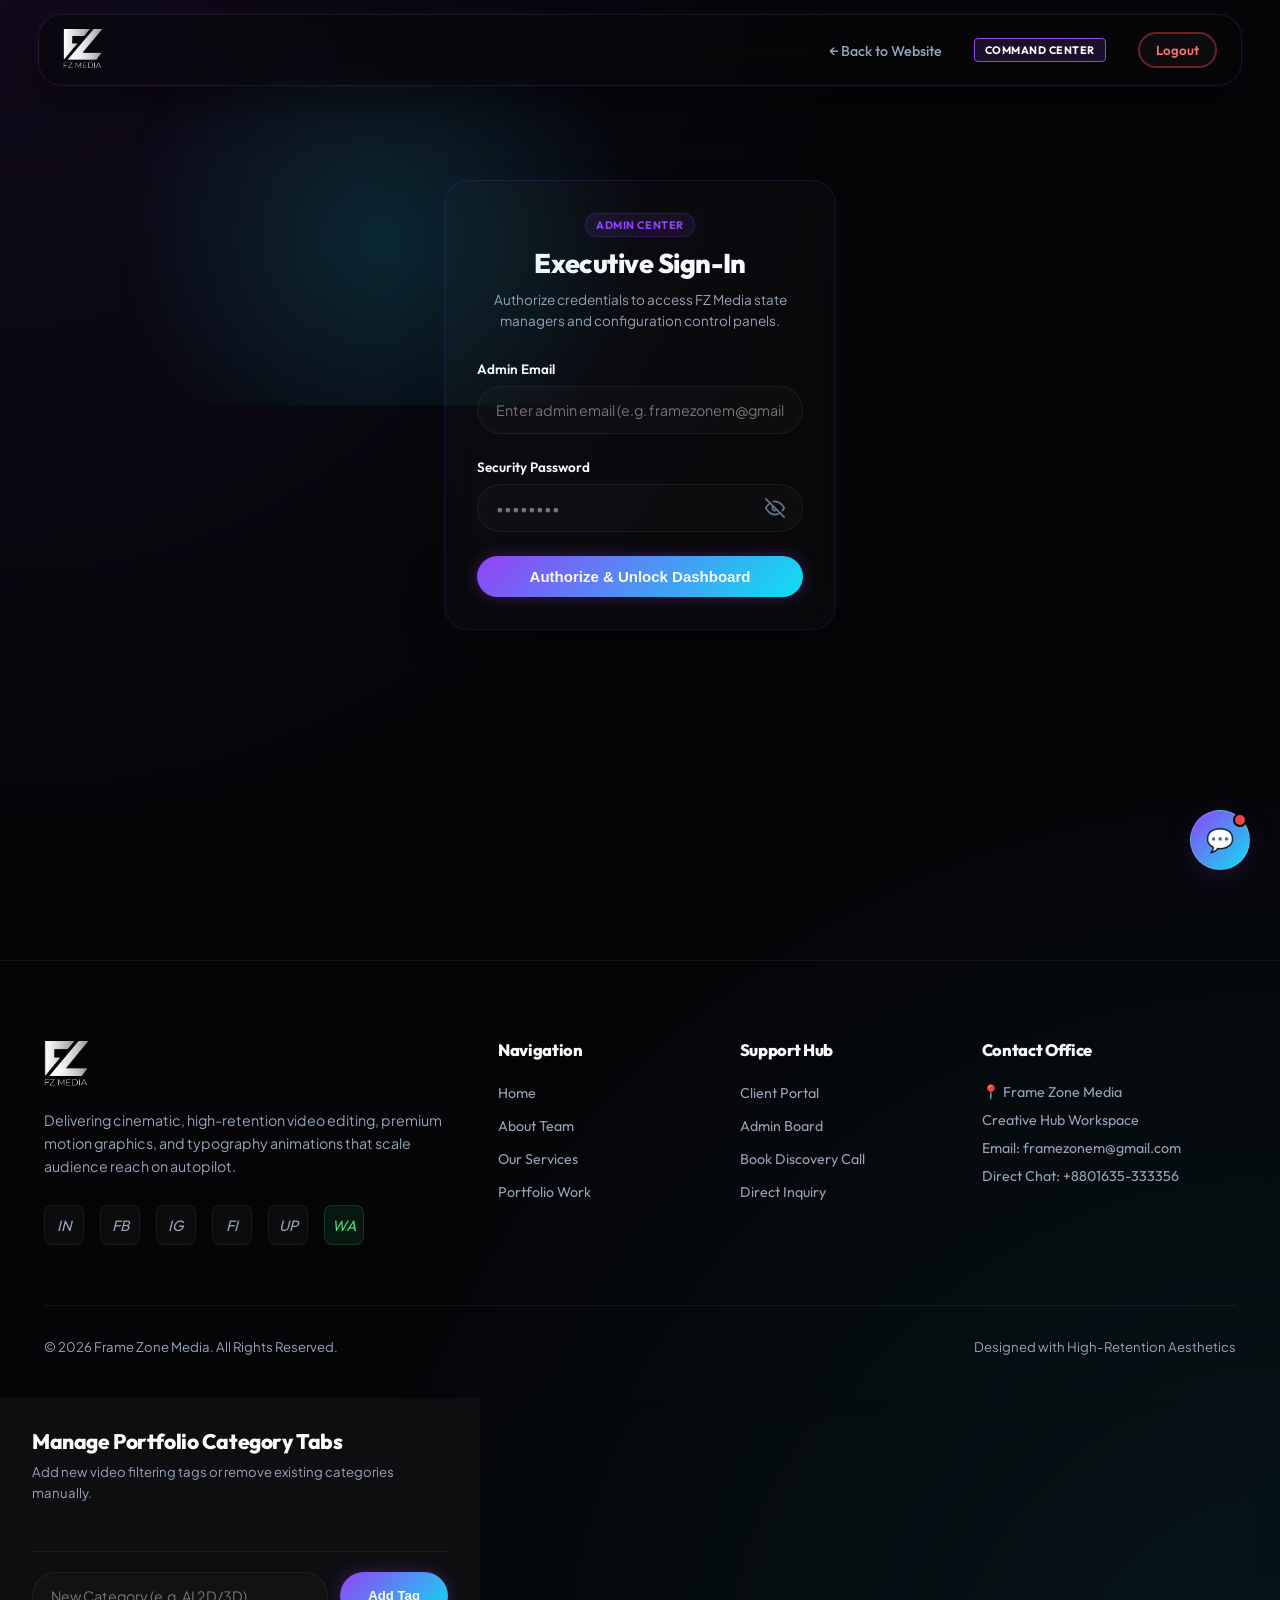
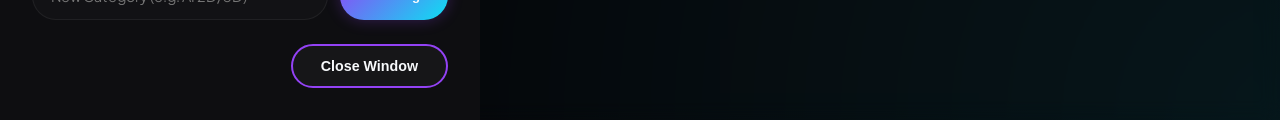
<file: admin.html>
<!DOCTYPE html>
<html lang="en">
<head>
    <meta charset="UTF-8">
    <meta name="viewport" content="width=device-width, initial-scale=1.0">
    <title>Executive Admin Control Panel | FZ Media</title>
    
    <!-- CSS Stylesheets -->
    <link rel="stylesheet" href="assets/css/global.css">
    <link rel="stylesheet" href="assets/css/pages.css">
    <link rel="stylesheet" href="assets/css/admin.css">
    
    <!-- Favicon -->
    <link rel="shortcut icon" href="assets/img/logo/FZ%20logo.ico" type="image/x-icon">
</head>
<body>

    <!-- Shared Header Mounting -->
    <header id="global-header"></header>

    <main style="padding-top: 80px; min-height: 100vh;">

        <!-- 1. Admin Login Panel -->
        <section class="admin-auth-section" id="admin-auth-panel" style="display: block;">
            <div class="admin-glow-top"></div>
            <div class="container" style="max-width: 440px;">
                <div class="glass-card auth-card" style="text-align: center;">
                    <span class="section-badge" style="font-size: 0.72rem; padding: 4px 10px; margin-bottom: 12px;">Admin Center</span>
                    <h2 style="font-size: 1.8rem; margin-bottom: 10px;">Executive Sign-In</h2>
                    <p style="color: var(--text-secondary); font-size: 0.9rem; margin-bottom: 28px;">Authorize credentials to access FZ Media state managers and configuration control panels.</p>
                    
                    <div id="admin-auth-error" class="auth-error-alert" style="display: none; background: rgba(239,68,68,0.1); border: 1px solid var(--accent-primary); padding: 10px 14px; border-radius: var(--radius-sm); color: #f87171; font-size: 0.88rem; margin-bottom: 20px; font-weight: 600;"></div>
 
                    <form id="admin-login-form" style="text-align: left;">
                        <div class="form-group">
                            <label class="form-label" for="admin-email">Admin Email</label>
                            <input type="text" id="admin-email" class="form-control" placeholder="Enter admin email (e.g. framezonem@gmail.com)" required>
                        </div>
                        
                        <div class="form-group" style="margin-bottom: 24px;">
                            <label class="form-label" for="admin-pass">Security Password</label>
                            <div style="position: relative; display: flex; align-items: center;">
                                <input type="password" id="admin-pass" class="form-control" placeholder="••••••••" style="padding-right: 46px;" required>
                                <button type="button" class="password-toggle-eye" style="position: absolute; right: 14px; background: none; border: none; color: var(--text-muted); cursor: pointer; display: flex; align-items: center; padding: 4px; z-index: 10;" aria-label="Toggle Password Visibility">
                                    <svg class="eye-icon-visible" width="20" height="20" viewBox="0 0 24 24" fill="none" stroke="currentColor" stroke-width="2" stroke-linecap="round" stroke-linejoin="round" style="display: none;"><path d="M1 12s4-8 11-8 11 8 11 8-4 8-11 8-11-8-11-8z"/><circle cx="12" cy="12" r="3"/></svg>
                                    <svg class="eye-icon-hidden" width="20" height="20" viewBox="0 0 24 24" fill="none" stroke="currentColor" stroke-width="2" stroke-linecap="round" stroke-linejoin="round"><path d="M17.94 17.94A10.07 10.07 0 0 1 12 20c-7 0-11-8-11-8a18.45 18.45 0 0 1 5.06-5.94M9.9 4.24A9.12 9.12 0 0 1 12 4c7 0 11 8 11 8a18.5 18.5 0 0 1-2.16 3.19m-6.72-1.07a3 3 0 1 1-4.24-4.24"/><line x1="1" y1="1" x2="23" y2="23"/></svg>
                                </button>
                            </div>
                        </div>
 
                        <button type="submit" class="btn-primary" style="width: 100%; justify-content: center; font-size: 1rem;">
                            Authorize & Unlock Dashboard
                        </button>
                    </form>
                </div>
            </div>
        </section>
 
        <!-- 2. Main Admin Dashboard Workspace -->
        <section class="admin-workspace-section" id="admin-workspace" style="display: none; padding: 40px 0;">
            <div class="container">
                
                <!-- Master Dashboard Header -->
                <div class="admin-header-flex" style="display: flex; justify-content: space-between; align-items: center; margin-bottom: 40px;">
                    <div>
                        <h1 style="font-size: 2.5rem; line-height: 1.1;">FZ Media <span class="text-gradient-cyan">Command Center</span></h1>
                        <p style="color: var(--text-secondary); margin-top: 6px; font-size: 0.98rem;">Manage team members, brand assets, active category tabs, portfolio videos, and packages.</p>
                    </div>
                    
                    <div style="display: flex; gap: 14px; align-items: center;">
                        <span class="active-badge" style="display: inline-flex; align-items: center; gap: 6px; padding: 6px 12px; border-radius: 20px; font-size: 0.8rem; background: rgba(34, 197, 94, 0.1); border: 1px solid rgba(34, 197, 94, 0.3); color: #4ade80; font-weight: 600;">
                            <span style="display: inline-block; width: 8px; height: 8px; border-radius: 50%; background: #22c55e; box-shadow: 0 0 8px #22c55e; animation: pulse 1.5s infinite;"></span>
                            ● ADMIN SESSION ACTIVE
                        </span>
                    </div>
                </div>

                <!-- Horizontal Section Tabs Styled Premium Like Services Tiers -->
                <div class="services-tab-container" style="margin-bottom: 40px;">
                    <div class="services-tabs-list" style="margin: 0 auto;">
                        <button class="services-tab-trigger dash-tab active" data-target="admin-general">⚙ General & Colors</button>
                        <button class="services-tab-trigger dash-tab" data-target="admin-theme-engine">🎨 Visual Theme Engine</button>
                        <button class="services-tab-trigger dash-tab" data-target="admin-team">👥 Team Roster CRUD</button>
                        <button class="services-tab-trigger dash-tab" data-target="admin-portfolio">🎬 Portfolio CRUD</button>
                        <button class="services-tab-trigger dash-tab" data-target="admin-testimonials">⭐ Client Reviews CRUD</button>
                        <button class="services-tab-trigger dash-tab" data-target="admin-services">💰 Service Packages</button>
                        <button class="services-tab-trigger dash-tab" data-target="admin-inbox">📬 Inbox & Revisions</button>
                    </div>
                </div>


                <!-- PANEL A. General & HSL Color Theme Customizer & CSS Charts -->
                <div class="dash-tab-content active" id="admin-general">
                    <div class="admin-grid-layout" style="display: grid; grid-template-columns: 1fr 1fr; gap: 32px;">
                        
                        <!-- Dynamic Logo and Branding Settings -->
                        <div class="glass-card">
                            <h3 style="font-size: 1.3rem; margin-bottom: 24px; border-bottom: 1px solid var(--border-color); padding-bottom: 12px;">Branding Asset Configurations</h3>
                            
                            <form id="admin-branding-form">
                                <div class="form-group">
                                    <label class="form-label" for="cfg-agency-name">Agency Brand Name</label>
                                    <input type="text" id="cfg-agency-name" class="form-control" required>
                                </div>
                                <div class="form-group">
                                    <label class="form-label" for="cfg-agency-fullname">Agency Corporate Full Name</label>
                                    <input type="text" id="cfg-agency-fullname" class="form-control" required>
                                </div>
                                <div class="form-group">
                                    <label class="form-label" for="cfg-logo-path">Navbar Logo File Path / Image Link <span style="font-size: 0.72rem; color: var(--text-muted); text-transform: none;">(Optional)</span></label>
                                    <input type="text" id="cfg-logo-path" class="form-control" placeholder="e.g. assets/img/logo/FZ logo.png">
                                </div>
                                <div class="form-group">
                                     <label class="form-label" for="cfg-logo-icon">Navbar Logo Icon (Tiny Profile Icon) <span style="font-size: 0.72rem; color: var(--text-muted); text-transform: none;">(Optional)</span></label>
                                     <input type="text" id="cfg-logo-icon" class="form-control" placeholder="e.g. assets/img/logo/FZ logo 1.png">
                                 </div>
                                 <div class="form-group" style="margin-bottom: 20px;">
                                      <label class="form-label" for="cfg-theme-select">Website Premium Layout Theme Style *</label>
                                      <select id="cfg-theme-select" class="form-control" style="background-color: var(--bg-secondary); border-color: var(--border-color); cursor: pointer;" required>
                                          <option value="default">🌌 Central Obsidian (Default Dark Glass)</option>
                                          <option value="liquid">💧 3D Liquid Glow (Premium Fluid Gradients)</option>
                                          <option value="saas">💻 SaaS Professional (Crisp High-Contrast Tech Grid)</option>
                                      </select>
                                  </div>

                                  <!-- Custom Background Settings & Interactive Assistant Studio [NEW] -->
                                  <h4 style="font-size: 0.95rem; text-transform: uppercase; color: var(--accent-primary); margin-top: 30px; margin-bottom: 16px; font-weight: 700; border-top: 1px solid rgba(255,255,255,0.05); padding-top: 20px;">
                                      🌌 Background & Character Studio
                                  </h4>

                                  <div class="form-group" style="margin-bottom: 16px;">
                                      <label class="form-label" for="cfg-bg-type-select">Background Display Mode</label>
                                      <select id="cfg-bg-type-select" class="form-control" style="background-color: var(--bg-secondary); border-color: var(--border-color); cursor: pointer;">
                                          <option value="preset">🌌 Default Theme Preset Background</option>
                                          <option value="image">🖼️ Custom Shared Background Image Link</option>
                                          <option value="animation">✨ Custom Dynamic 3D/Effects Animation</option>
                                      </select>
                                  </div>

                                  <div class="form-group" id="group-bg-url" style="margin-bottom: 16px;">
                                      <label class="form-label" for="cfg-bg-url-input">Shared Background Image URL</label>
                                      <input type="text" id="cfg-bg-url-input" class="form-control" placeholder="e.g. https://images.unsplash.com/... or assets/img/bg.jpg">
                                  </div>

                                  <div class="form-group" id="group-bg-effect" style="margin-bottom: 16px;">
                                      <label class="form-label" for="cfg-bg-effect-select">Dynamic Animation Effect</label>
                                      <select id="cfg-bg-effect-select" class="form-control" style="background-color: var(--bg-secondary); border-color: var(--border-color); cursor: pointer;">
                                          <option value="kinetic-orbs">💧 3D Neon Orbs (Premium SaaS Liquid)</option>
                                          <option value="digital-scanlines">🖥️ Cyber Scanlines (Shopify High-Tech Matrix)</option>
                                          <option value="luxury-dust">⭐ Luxury Star Dust Particles (Boutique Gold)</option>
                                      </select>
                                  </div>

                                  <div class="form-group" style="margin-bottom: 16px; display: flex; align-items: center; gap: 10px;">
                                      <input type="checkbox" id="cfg-char-enabled" style="width: 18px; height: 18px; cursor: pointer; accent-color: var(--accent-primary);">
                                      <label class="form-label" for="cfg-char-enabled" style="margin-bottom: 0; cursor: pointer; font-weight: 700;">Enable Interactive Animated Editor Character</label>
                                  </div>

                                  <div id="group-char-configs">
                                      <div class="form-group" style="margin-bottom: 16px;">
                                          <label class="form-label" for="cfg-char-avatar">Select Editor Avatar Style</label>
                                          <select id="cfg-char-avatar" class="form-control" style="background-color: var(--bg-secondary); border-color: var(--border-color); cursor: pointer;">
                                              <option value="rifat-cinematic">🎬 Rifat Khan (Professional Cinematic Editor)</option>
                                              <option value="protik-motion">🎨 Protik Hasan (SaaS & Motion Graphic Expert)</option>
                                              <option value="neon-cyber">⚡ Neon Virtual Director Silhouette</option>
                                          </select>
                                      </div>

                                      <div class="form-group" style="margin-bottom: 20px;">
                                          <label class="form-label" for="cfg-char-pos">On-Screen Character Position</label>
                                          <select id="cfg-char-pos" class="form-control" style="background-color: var(--bg-secondary); border-color: var(--border-color); cursor: pointer;">
                                              <option value="left-bottom">📍 Left Bottom (Standard Sidebar Assistant)</option>
                                              <option value="right-bottom">📍 Right Bottom (Floating Next to Chatbot)</option>
                                          </select>
                                      </div>
                                  </div>
                                 
                                 <div style="text-align: right; margin-top: 24px;">
                                    <button type="submit" class="btn-primary" style="padding: 10px 24px; font-size: 0.92rem;">
                                        Save Branding Assets
                                    </button>
                                </div>
                            </form>
                        </div>
                        
                        <!-- CSS Variable HSL Theme Color Customizer -->
                        <div class="glass-card">
                            <h3 style="font-size: 1.3rem; margin-bottom: 24px; border-bottom: 1px solid var(--border-color); padding-bottom: 12px;">Website Dynamic HSL Color Theme</h3>
                            <p style="font-size: 0.88rem; color: var(--text-muted); margin-bottom: 24px;">Drag the sliders to adjust the Primary (Violet/Indigo) and Secondary (Cyan/Teal) colors across the entire website. These write dynamically to the global CSS engine!</p>
                            
                            <div class="color-picker-control-box">
                                <!-- Primary Accent Controls Group -->
                                <div style="border-bottom: 1px solid rgba(255,255,255,0.05); padding-bottom: 20px; margin-bottom: 20px;">
                                    <h4 style="font-size: 0.95rem; text-transform: uppercase; color: var(--accent-primary); margin-bottom: 16px; font-weight: 700;">1. Primary Accent Controls</h4>
                                    
                                    <div class="color-picker-row" style="margin-bottom: 18px;">
                                        <div style="display: flex; justify-content: space-between; align-items: center; margin-bottom: 8px;">
                                            <span class="form-label" style="font-size: 0.85rem;">Primary Accent Hue</span>
                                            <span id="primary-hue-val" style="font-family: var(--font-headings); font-weight: 700; color: var(--accent-primary);">267</span>
                                        </div>
                                        <input type="range" min="0" max="360" value="267" class="hue-slider-input" id="hue-primary-slider">
                                        <div class="color-gradient-bar primary-rainbow" style="height: 4px; border-radius: 2px; margin-top: 6px;"></div>
                                    </div>
                                    
                                    <div style="display: grid; grid-template-columns: 1fr 1fr; gap: 16px;">
                                        <div class="form-group" style="margin-bottom: 0;">
                                            <div style="display: flex; justify-content: space-between; align-items: center; margin-bottom: 6px;">
                                                <span class="form-label" style="font-size: 0.8rem;">Saturation</span>
                                                <span id="primary-sat-val" style="font-size: 0.8rem; color: var(--accent-primary); font-weight: 700;">90%</span>
                                            </div>
                                            <input type="range" min="0" max="100" value="90" class="hue-slider-input" id="hue-primary-sat-slider">
                                        </div>
                                        
                                        <div class="form-group" style="margin-bottom: 0;">
                                            <div style="display: flex; justify-content: space-between; align-items: center; margin-bottom: 6px;">
                                                <span class="form-label" style="font-size: 0.8rem;">Lightness</span>
                                                <span id="primary-light-val" style="font-size: 0.8rem; color: var(--accent-primary); font-weight: 700;">61%</span>
                                            </div>
                                            <input type="range" min="10" max="90" value="61" class="hue-slider-input" id="hue-primary-light-slider">
                                        </div>
                                    </div>
                                </div>
                                
                                <!-- Secondary Accent Controls Group -->
                                <div style="margin-bottom: 20px;">
                                    <h4 style="font-size: 0.95rem; text-transform: uppercase; color: var(--accent-secondary); margin-bottom: 16px; font-weight: 700;">2. Secondary Accent Controls</h4>
                                    
                                    <div class="color-picker-row" style="margin-bottom: 18px;">
                                        <div style="display: flex; justify-content: space-between; align-items: center; margin-bottom: 8px;">
                                            <span class="form-label" style="font-size: 0.85rem;">Secondary Accent Hue</span>
                                            <span id="secondary-hue-val" style="font-family: var(--font-headings); font-weight: 700; color: var(--accent-secondary);">185</span>
                                        </div>
                                        <input type="range" min="0" max="360" value="185" class="hue-slider-input" id="hue-secondary-slider">
                                        <div class="color-gradient-bar secondary-rainbow" style="height: 4px; border-radius: 2px; margin-top: 6px;"></div>
                                    </div>
                                    
                                    <div style="display: grid; grid-template-columns: 1fr 1fr; gap: 16px;">
                                        <div class="form-group" style="margin-bottom: 0;">
                                            <div style="display: flex; justify-content: space-between; align-items: center; margin-bottom: 6px;">
                                                <span class="form-label" style="font-size: 0.8rem;">Saturation</span>
                                                <span id="secondary-sat-val" style="font-size: 0.8rem; color: var(--accent-secondary); font-weight: 700;">90%</span>
                                            </div>
                                            <input type="range" min="0" max="100" value="90" class="hue-slider-input" id="hue-secondary-sat-slider">
                                        </div>
                                        
                                        <div class="form-group" style="margin-bottom: 0;">
                                            <div style="display: flex; justify-content: space-between; align-items: center; margin-bottom: 6px;">
                                                <span class="form-label" style="font-size: 0.8rem;">Lightness</span>
                                                <span id="secondary-light-val" style="font-size: 0.8rem; color: var(--accent-secondary); font-weight: 700;">50%</span>
                                            </div>
                                            <input type="range" min="10" max="90" value="50" class="hue-slider-input" id="hue-secondary-light-slider">
                                        </div>
                                    </div>
                                </div>
                            </div>

                            <div class="glowing-accent-preview-box" style="margin-top: 32px; padding: 20px; border-radius: var(--radius-md); text-align: center; border: 1px solid var(--border-color);">
                                <span style="font-size: 0.82rem; font-weight: 700; text-transform: uppercase; color: var(--text-muted); display: block; margin-bottom: 12px;">Visual Theme Accent Preview</span>
                                <div style="display: flex; justify-content: center; gap: 14px;">
                                    <button class="btn-primary" type="button" style="font-size: 0.82rem; padding: 8px 16px;">Primary Glow Button</button>
                                    <button class="btn-secondary" type="button" style="font-size: 0.82rem; padding: 8px 16px; border-color: var(--accent-secondary); color: var(--accent-secondary);">Secondary Outlined</button>
                                </div>
                            </div>
                        </div>

                        <!-- Hero Video VSL & Custom Calculator Settings (Spans both columns) -->
                        <div class="glass-card" style="grid-column: span 2; margin-top: 32px;">
                            <h3 style="font-size: 1.35rem; margin-bottom: 24px; border-bottom: 1px solid var(--border-color); padding-bottom: 12px;">Homepage Hero VSL & Custom Budget Calculator Configurations</h3>
                            
                            <form id="admin-vsl-calc-form">
                                <div class="admin-grid-layout" style="display: grid; grid-template-columns: 1fr 1fr; gap: 32px;">
                                    
                                    <!-- Left: Hero Video VSL Settings -->
                                    <div>
                                        <h4 style="font-size: 1rem; color: var(--accent-primary); margin-bottom: 16px; font-weight: 700; text-transform: uppercase; letter-spacing: 0.5px;">1. Homepage Hero VSL Settings</h4>
                                        
                                        <div class="form-group">
                                            <label class="form-label" for="vsl-title-input">Hero Video Title Badge</label>
                                            <input type="text" id="vsl-title-input" class="form-control" placeholder="e.g. Watch FZ Showreel" required>
                                        </div>
                                        <div class="form-group">
                                            <label class="form-label" for="vsl-desc-input">Hero Video description (Lead Conversions Stat)</label>
                                            <input type="text" id="vsl-desc-input" class="form-control" placeholder="e.g. Targeted VSL templates..." required>
                                        </div>
                                        <div class="form-group">
                                            <label class="form-label" for="vsl-video-url-input">Hero Video File Path / Streaming Link <span style="font-size: 0.72rem; color: var(--text-muted); text-transform: none;">(Optional)</span></label>
                                            <input type="text" id="vsl-video-url-input" class="form-control" placeholder="e.g. assets/videos/solo showreel.mp4">
                                        </div>
                                        <div class="form-group">
                                            <label class="form-label" for="vsl-thumb-url-input">Hero Video Thumbnail Image Link <span style="font-size: 0.72rem; color: var(--text-muted); text-transform: none;">(Optional)</span></label>
                                            <input type="text" id="vsl-thumb-url-input" class="form-control" placeholder="e.g. https://images.unsplash.com/photo-...">
                                        </div>
                                    </div>

                                    <!-- Right: Custom Cost Calculator Settings -->
                                    <div>
                                        <h4 style="font-size: 1rem; color: var(--accent-secondary); margin-bottom: 16px; font-weight: 700; text-transform: uppercase; letter-spacing: 0.5px;">2. Custom Budget Calculator Factors</h4>
                                        
                                        <div class="form-group">
                                            <label class="form-label" for="calc-base-price">Base Price Rate ($ Per Minute)</label>
                                            <input type="number" id="calc-base-price" class="form-control" min="1" required>
                                        </div>
                                        
                                        <div style="border-top: 1px solid rgba(255,255,255,0.05); padding-top: 14px; margin-top: 14px;">
                                            <h5 style="font-size: 0.88rem; margin-bottom: 10px; color: var(--text-muted);">Complexity Option 1: Basic</h5>
                                            <div class="form-group">
                                                <label class="form-label" for="calc-basic-label">Option Label Text</label>
                                                <input type="text" id="calc-basic-label" class="form-control" required>
                                            </div>
                                        </div>
                                        
                                        <div style="border-top: 1px solid rgba(255,255,255,0.05); padding-top: 14px; margin-top: 14px;">
                                            <h5 style="font-size: 0.88rem; margin-bottom: 10px; color: var(--text-muted);">Complexity Option 2: Standard</h5>
                                            <div class="form-grid" style="display: grid; grid-template-columns: 2fr 1fr; gap: 12px;">
                                                <div class="form-group">
                                                    <label class="form-label" for="calc-standard-label">Option Label Text</label>
                                                    <input type="text" id="calc-standard-label" class="form-control" required>
                                                </div>
                                                <div class="form-group">
                                                    <label class="form-label" for="calc-standard-mult">Multiplier ($)</label>
                                                    <input type="number" id="calc-standard-mult" class="form-control" min="0" required>
                                                </div>
                                            </div>
                                        </div>
                                        
                                        <div style="border-top: 1px solid rgba(255,255,255,0.05); padding-top: 14px; margin-top: 14px;">
                                            <h5 style="font-size: 0.88rem; margin-bottom: 10px; color: var(--text-muted);">Complexity Option 3: Premium</h5>
                                            <div class="form-grid" style="display: grid; grid-template-columns: 2fr 1fr; gap: 12px;">
                                                <div class="form-group">
                                                    <label class="form-label" for="calc-premium-label">Option Label Text</label>
                                                    <input type="text" id="calc-premium-label" class="form-control" required>
                                                </div>
                                                <div class="form-group">
                                                    <label class="form-label" for="calc-premium-mult">Multiplier ($)</label>
                                                    <input type="number" id="calc-premium-mult" class="form-control" min="0" required>
                                                </div>
                                            </div>
                                        </div>
                                    </div>
                                    
                                </div>

                                <div style="text-align: right; margin-top: 28px; border-top: 1px solid var(--border-color); padding-top: 20px;">
                                    <button type="submit" class="btn-primary" style="padding: 12px 36px; font-size: 1rem;">
                                        Save Hero VSL & Calculator Settings
                                    </button>
                                </div>
                            </form>
                        </div>

                        <!-- CSS Analytics Visualizations Charts (Spans both columns) -->
                        <div class="glass-card" style="grid-column: span 2; margin-top: 32px;">
                            <h3 style="font-size: 1.35rem; margin-bottom: 24px; border-bottom: 1px solid var(--border-color); padding-bottom: 12px;">Executive Performance & Conversion Analytics</h3>
                            
                            <div class="analytics-stat-flex" style="display: flex; gap: 20px; flex-wrap: wrap; margin-bottom: 40px;">
                                <div style="flex: 1; min-width: 150px; background: rgba(255,255,255,0.01); border: 1px solid var(--border-color); padding: 20px; border-radius: var(--radius-md); text-align: center;">
                                    <div style="font-size: 0.82rem; color: var(--text-muted); text-transform: uppercase; font-weight: 700;">Monthly Revenue</div>
                                    <h2 style="font-size: 2.2rem; color: #4ade80; margin-top: 6px;" id="stat-revenue">$1,240</h2>
                                </div>
                                <div style="flex: 1; min-width: 150px; background: rgba(255,255,255,0.01); border: 1px solid var(--border-color); padding: 20px; border-radius: var(--radius-md); text-align: center;">
                                    <div style="font-size: 0.82rem; color: var(--text-muted); text-transform: uppercase; font-weight: 700;">Active Clients</div>
                                    <h2 style="font-size: 2.2rem; color: var(--accent-primary); margin-top: 6px;" id="stat-active-clients">3</h2>
                                </div>
                                <div style="flex: 1; min-width: 150px; background: rgba(255,255,255,0.01); border: 1px solid var(--border-color); padding: 20px; border-radius: var(--radius-md); text-align: center;">
                                    <div style="font-size: 0.82rem; color: var(--text-muted); text-transform: uppercase; font-weight: 700;">Active Projects</div>
                                    <h2 style="font-size: 2.2rem; color: var(--accent-secondary); margin-top: 6px;" id="stat-active-projects">4</h2>
                                </div>
                                <div style="flex: 1; min-width: 150px; background: rgba(255,255,255,0.01); border: 1px solid var(--border-color); padding: 20px; border-radius: var(--radius-md); text-align: center;">
                                    <div style="font-size: 0.82rem; color: var(--text-muted); text-transform: uppercase; font-weight: 700;">Pending Revisions</div>
                                    <h2 style="font-size: 2.2rem; color: #f87171; margin-top: 6px;" id="stat-pending-revisions">1</h2>
                                </div>
                            </div>

                            <h4 style="font-size: 1.05rem; margin-bottom: 20px;">Monthly Video Deliveries Volume (Last 4 Weeks)</h4>
                            
                            <!-- Premium Pure CSS Dynamic Bar Chart -->
                            <div class="chart-outer-container" style="background: rgba(0,0,0,0.2); border: 1px solid var(--border-color); padding: 30px; border-radius: var(--radius-md); height: 280px; display: flex; align-items: flex-end; justify-content: space-around; gap: 40px; position: relative;">
                                
                                <!-- Background Y-axis gridlines -->
                                <div style="position: absolute; left: 0; right: 0; top: 20%; border-top: 1px dashed rgba(255,255,255,0.04); pointer-events: none;"></div>
                                <div style="position: absolute; left: 0; right: 0; top: 50%; border-top: 1px dashed rgba(255,255,255,0.04); pointer-events: none;"></div>
                                <div style="position: absolute; left: 0; right: 0; top: 80%; border-top: 1px dashed rgba(255,255,255,0.04); pointer-events: none;"></div>

                                <!-- Week 1 -->
                                <div style="display: flex; flex-direction: column; align-items: center; gap: 12px; z-index: 2; flex: 1;">
                                    <div style="width: 100%; max-width: 60px; height: 120px; background: linear-gradient(to top, var(--accent-primary) 0%, var(--accent-secondary) 100%); border-radius: 4px; box-shadow: 0 5px 15px var(--accent-primary-glow); position: relative;" class="chart-bar">
                                        <span style="position: absolute; top: -26px; left: 50%; transform: translateX(-50%); font-size: 0.85rem; font-weight: 700;">8 vids</span>
                                    </div>
                                    <span style="font-size: 0.82rem; color: var(--text-muted); font-weight: 600;">Week 1</span>
                                </div>

                                <!-- Week 2 -->
                                <div style="display: flex; flex-direction: column; align-items: center; gap: 12px; z-index: 2; flex: 1;">
                                    <div style="width: 100%; max-width: 60px; height: 180px; background: linear-gradient(to top, var(--accent-primary) 0%, var(--accent-secondary) 100%); border-radius: 4px; box-shadow: 0 5px 15px var(--accent-primary-glow); position: relative;" class="chart-bar">
                                        <span style="position: absolute; top: -26px; left: 50%; transform: translateX(-50%); font-size: 0.85rem; font-weight: 700;">12 vids</span>
                                    </div>
                                    <span style="font-size: 0.82rem; color: var(--text-muted); font-weight: 600;">Week 2</span>
                                </div>

                                <!-- Week 3 -->
                                <div style="display: flex; flex-direction: column; align-items: center; gap: 12px; z-index: 2; flex: 1;">
                                    <div style="width: 100%; max-width: 60px; height: 90px; background: linear-gradient(to top, var(--accent-primary) 0%, var(--accent-secondary) 100%); border-radius: 4px; box-shadow: 0 5px 15px var(--accent-primary-glow); position: relative;" class="chart-bar">
                                        <span style="position: absolute; top: -26px; left: 50%; transform: translateX(-50%); font-size: 0.85rem; font-weight: 700;">6 vids</span>
                                    </div>
                                    <span style="font-size: 0.82rem; color: var(--text-muted); font-weight: 600;">Week 3</span>
                                </div>

                                <!-- Week 4 -->
                                <div style="display: flex; flex-direction: column; align-items: center; gap: 12px; z-index: 2; flex: 1;">
                                    <div style="width: 100%; max-width: 60px; height: 210px; background: linear-gradient(to top, var(--accent-primary) 0%, var(--accent-secondary) 100%); border-radius: 4px; box-shadow: 0 5px 15px var(--accent-primary-glow); position: relative;" class="chart-bar">
                                        <span style="position: absolute; top: -26px; left: 50%; transform: translateX(-50%); font-size: 0.85rem; font-weight: 700;">15 vids</span>
                                    </div>
                                    <span style="font-size: 0.82rem; color: var(--text-secondary); font-weight: 800;">Active Week</span>
                                </div>

                            </div>
                        </div>

                        <!-- Developer Config Exporter -->
                        <div class="glass-card" style="grid-column: span 2; margin-top: 32px;">
                            <h3 style="font-size: 1.35rem; margin-bottom: 8px; color: var(--accent-secondary);">Developer Config Exporter (Cross-Device Sync)</h3>
                            <p style="color: var(--text-secondary); font-size: 0.95rem; margin-bottom: 20px;">
                                Since this is a static site, modifications made in this Admin Panel are only saved locally on this device. Click the button below to generate and copy the production configuration code. Paste it in your chat with Antigravity, and it will be updated in the repository permanently for all users!
                            </p>
                            <div style="display: flex; gap: 14px; align-items: center;">
                                <button type="button" class="btn-primary" id="admin-export-config-btn" style="padding: 10px 20px; font-size: 0.9rem;">
                                    Generate & Copy Config Code 📋
                                </button>
                                <span id="export-status-message" style="font-size: 0.88rem; color: #4ade80; display: none; font-weight: 600;">Copied successfully!</span>
                            </div>
                            <textarea id="admin-config-output" style="width: 100%; height: 120px; margin-top: 16px; background: rgba(0, 0, 0, 0.3); border: 1px solid var(--border-color); border-radius: 8px; color: #818cf8; font-family: monospace; font-size: 0.8rem; padding: 12px; display: none; resize: vertical;" readonly></textarea>
                        </div>

                        <!-- Danger Zone Factory Reset -->
                        <div class="glass-card" style="grid-column: span 2; margin-top: 32px; border: 1px dashed rgba(239, 68, 68, 0.4); background: rgba(239, 68, 68, 0.02);">
                            <h3 style="font-size: 1.35rem; margin-bottom: 8px; color: #f87171;">Danger Zone</h3>
                            <p style="color: var(--text-secondary); font-size: 0.95rem; margin-bottom: 20px;">
                                Resetting the database will clear all customization settings, client workspace configurations, briefs, and team roster additions, restoring original seeded FZ Media content.
                            </p>
                            <button type="button" class="btn-secondary" id="admin-reset-btn" style="border-color: rgba(239, 68, 68, 0.6); color: #f87171; background: rgba(239, 68, 68, 0.05); font-weight: 700; padding: 10px 20px;">
                                Reset to Seed Defaults ⚠
                            </button>
                        </div>

                    </div>
                </div>

                <!-- PANEL A.5. Premium Visual Theme Engine & SAAS Templates Customizer -->
                <div class="dash-tab-content" id="admin-theme-engine">
                    <p style="color: var(--text-secondary); font-size: 0.95rem; margin-bottom: 32px;">Load dynamic templates, custom tweak background HSL layers, glass blur factors, border thickness, card radius, glowing shadow spread, and text accessibility colors globally.</p>

                    <!-- 1. Clickable SaaS Design Templates Presets -->
                    <div style="margin-bottom: 40px;">
                        <h3 style="font-size: 1.15rem; margin-bottom: 16px; color: var(--text-primary); font-weight: 700; text-transform: uppercase; letter-spacing: 0.5px;">1. One-Click SaaS Design Templates</h3>
                        <div style="display: grid; grid-template-columns: repeat(auto-fit, minmax(210px, 1fr)); gap: 16px;">
                            
                            <!-- Template 1: Wix Neon-SaaS -->
                            <div class="glass-card template-preset-card" data-preset="preset-neon-saas" style="cursor: pointer; padding: 16px; text-align: center; border: 1px solid var(--border-color); transition: var(--transition-smooth); border-radius: var(--radius-md); position: relative; overflow: hidden;">
                                <span style="font-size: 1.8rem; display: block; margin-bottom: 6px;">📐</span>
                                <h4 style="font-size: 0.9rem; font-weight: 700; margin-bottom: 2px; color: var(--accent-primary);">1. Wix Neon-SaaS</h4>
                                <span style="font-size: 0.72rem; color: var(--text-muted);">Floating rounded shapes, bouncy spring transitions, neon glowing borders</span>
                            </div>

                            <!-- Template 2: Shopify Cyber-Command -->
                            <div class="glass-card template-preset-card" data-preset="preset-cyber-command" style="cursor: pointer; padding: 16px; text-align: center; border: 1px solid var(--border-color); transition: var(--transition-smooth); border-radius: var(--radius-md);">
                                <span style="font-size: 1.8rem; display: block; margin-bottom: 6px;">🌀</span>
                                <h4 style="font-size: 0.9rem; font-weight: 700; margin-bottom: 2px; color: var(--accent-secondary);">2. Shopify Cyber-Command</h4>
                                <span style="font-size: 0.72rem; color: var(--text-muted);">Technical grid lines, flat monospace typography, cyber glitch buttons</span>
                            </div>

                            <!-- Template 3: Luxury Gold Studio -->
                            <div class="glass-card template-preset-card" data-preset="preset-luxury-gold" style="cursor: pointer; padding: 16px; text-align: center; border: 1px solid var(--border-color); transition: var(--transition-smooth); border-radius: var(--radius-md);">
                                <span style="font-size: 1.8rem; display: block; margin-bottom: 6px;">✨</span>
                                <h4 style="font-size: 0.9rem; font-weight: 700; margin-bottom: 2px; color: #fbbf24;">3. Luxury Gold Studio</h4>
                                <span style="font-size: 0.72rem; color: var(--text-muted);">Obsidian & luxury gold accents, elegant serif, floating star dust particles</span>
                            </div>

                            <!-- Template 4: Aurora Liquid Creative -->
                            <div class="glass-card template-preset-card" data-preset="preset-aurora-liquid" style="cursor: pointer; padding: 16px; text-align: center; border: 1px solid var(--border-color); transition: var(--transition-smooth); border-radius: var(--radius-md);">
                                <span style="font-size: 1.8rem; display: block; margin-bottom: 6px;">🏃‍♂️</span>
                                <h4 style="font-size: 0.9rem; font-weight: 700; margin-bottom: 2px; color: #10b981;">4. Aurora Liquid Creative</h4>
                                <span style="font-size: 0.72rem; color: var(--text-muted);">Animating liquid gradients, springy cards scale, pulsing active glows</span>
                            </div>

                            <!-- Template 6: Midnight SaaS -->
                            <div class="glass-card template-preset-card active" data-preset="midnight" style="cursor: pointer; padding: 16px; text-align: center; border: 1px solid var(--border-color); transition: var(--transition-smooth); border-radius: var(--radius-md);">
                                <span style="font-size: 1.8rem; display: block; margin-bottom: 6px;">🌌</span>
                                <h4 style="font-size: 0.9rem; font-weight: 700; margin-bottom: 2px; color: var(--text-primary);">6. Midnight SaaS</h4>
                                <span style="font-size: 0.72rem; color: var(--text-muted);">Default obsidian dark glass & cyan highlights</span>
                            </div>

                            <!-- Template 7: Aurora Liquid -->
                            <div class="glass-card template-preset-card" data-preset="aurora" style="cursor: pointer; padding: 16px; text-align: center; border: 1px solid var(--border-color); transition: var(--transition-smooth); border-radius: var(--radius-md);">
                                <span style="font-size: 1.8rem; display: block; margin-bottom: 6px;">💧</span>
                                <h4 style="font-size: 0.9rem; font-weight: 700; margin-bottom: 2px; color: var(--accent-secondary);">7. Aurora Liquid</h4>
                                <span style="font-size: 0.72rem; color: var(--text-muted);">Moving liquid blobs & magenta HSL shadow glows</span>
                            </div>

                            <!-- Template 8: Tech Minimal -->
                            <div class="glass-card template-preset-card" data-preset="minimal" style="cursor: pointer; padding: 16px; text-align: center; border: 1px solid var(--border-color); transition: var(--transition-smooth); border-radius: var(--radius-md);">
                                <span style="font-size: 1.8rem; display: block; margin-bottom: 6px;">💻</span>
                                <h4 style="font-size: 0.9rem; font-weight: 700; margin-bottom: 2px; color: var(--text-primary);">8. Tech Minimal</h4>
                                <span style="font-size: 0.72rem; color: var(--text-muted);">Slate borders & flat subtle clean typography layout</span>
                            </div>
                            
                        </div>
                    </div>

                    <form id="admin-theme-form">
                        <div class="admin-grid-layout" style="display: grid; grid-template-columns: 1fr 1fr; gap: 32px; align-items: flex-start;">
                            
                            <!-- Left Side: Styling Controls -->
                            <div class="glass-card" style="display: flex; flex-direction: column; gap: 24px;">
                                <h3 style="font-size: 1.15rem; border-bottom: 1px solid var(--border-color); padding-bottom: 12px; margin-bottom: 8px;">Theme Layout & Style Parameters</h3>
                                
                                <div class="form-grid" style="display: grid; grid-template-columns: 1fr 1fr; gap: 16px;">
                                    <div class="form-group">
                                        <label class="form-label" for="theme-radius">Card Border Radius (px)</label>
                                        <input type="range" id="theme-radius" min="0" max="32" value="12" class="hue-slider-input">
                                        <span id="theme-radius-val" style="font-size: 0.8rem; color: var(--accent-primary); font-weight: 700; margin-top: 2px;">12px</span>
                                    </div>
                                    
                                    <div class="form-group">
                                        <label class="form-label" for="theme-border-thickness">Card Border Thickness (px)</label>
                                        <input type="range" id="theme-border-thickness" min="1" max="3" value="1" class="hue-slider-input">
                                        <span id="theme-border-thickness-val" style="font-size: 0.8rem; color: var(--accent-primary); font-weight: 700; margin-top: 2px;">1px</span>
                                    </div>
                                </div>
                                
                                <div class="form-grid" style="display: grid; grid-template-columns: 1fr 1fr; gap: 16px;">
                                    <div class="form-group">
                                        <label class="form-label" for="theme-blur">Glass Backing Blur (px)</label>
                                        <input type="range" id="theme-blur" min="0" max="40" value="16" class="hue-slider-input">
                                        <span id="theme-blur-val" style="font-size: 0.8rem; color: var(--accent-primary); font-weight: 700; margin-top: 2px;">16px</span>
                                    </div>
                                    
                                    <div class="form-group">
                                        <label class="form-label" for="theme-glow-intensity">Glow Shadows Intensity (Multiplier)</label>
                                        <input type="range" id="theme-glow-intensity" min="0" max="20" value="10" class="hue-slider-input">
                                        <span id="theme-glow-intensity-val" style="font-size: 0.8rem; color: var(--accent-primary); font-weight: 700; margin-top: 2px;">1.0x</span>
                                    </div>
                                </div>
                                
                                <div class="form-grid" style="display: grid; grid-template-columns: 1fr 1fr; gap: 16px;">
                                    <div class="form-group">
                                        <label class="form-label" for="theme-glow-speed">Glow Breath Pulse Speed (seconds)</label>
                                        <input type="range" id="theme-glow-speed" min="1" max="6" value="3" class="hue-slider-input">
                                        <span id="theme-glow-speed-val" style="font-size: 0.8rem; color: var(--accent-primary); font-weight: 700; margin-top: 2px;">3s</span>
                                    </div>
                                    
                                    <div class="form-group">
                                        <label class="form-label" for="theme-gaps">CSS Grid Layout Gap (px)</label>
                                        <input type="range" id="theme-gaps" min="16" max="48" value="30" class="hue-slider-input">
                                        <span id="theme-gaps-val" style="font-size: 0.8rem; color: var(--accent-primary); font-weight: 700; margin-top: 2px;">30px</span>
                                    </div>
                                </div>

                                <div class="form-grid" style="display: grid; grid-template-columns: 1fr 1fr; gap: 16px;">
                                    <div class="form-group">
                                        <label class="form-label" for="theme-padding">Section Vertical Padding (px)</label>
                                        <input type="range" id="theme-padding" min="40" max="120" value="80" class="hue-slider-input">
                                        <span id="theme-padding-val" style="font-size: 0.8rem; color: var(--accent-primary); font-weight: 700; margin-top: 2px;">80px</span>
                                    </div>

                                    <div class="form-group">
                                        <label class="form-label" for="theme-header-style">Header Navigation Layout Style</label>
                                        <select id="theme-header-style" class="form-control" style="background-color: var(--bg-secondary); border-color: var(--border-color); cursor: pointer;" required>
                                            <option value="floating-glass">💎 Floating Glassmorphic Pill</option>
                                            <option value="sticky-solid">🌌 Sticky Solid Block</option>
                                            <option value="centered">🎯 Centered Double Row</option>
                                        </select>
                                    </div>
                                </div>
                                
                                <div class="form-grid" style="display: grid; grid-template-columns: 1fr 1fr; gap: 16px;">
                                    <div class="form-group">
                                        <label class="form-label" for="theme-fonts">Typography Font Preset</label>
                                        <select id="theme-fonts" class="form-control" style="background-color: var(--bg-secondary); border-color: var(--border-color); cursor: pointer;" required>
                                            <option value="minimal-slate">⭐ Premium Creative (Outfit + Jakarta)</option>
                                            <option value="tech-modern">💻 Tech Corporate (Roboto + Roboto)</option>
                                            <option value="cyberpunk">⚡ High-Volt Monospace (Courier Monospace)</option>
                                        </select>
                                    </div>
                                    <div class="form-group">
                                        <label class="form-label" for="theme-layout-style">Global Background Theme Style</label>
                                        <select id="theme-layout-style" class="form-control" style="background-color: var(--bg-secondary); border-color: var(--border-color); cursor: pointer;" required>
                                            <option value="default">🌌 Central Obsidian (Default Dark Glass)</option>
                                            <option value="liquid">💧 3D Liquid Glow (Moving Fluid Blobs)</option>
                                            <option value="saas">💻 SaaS Professional (Crisp Tech Grid Mesh)</option>
                                            <option value="gradient">🎨 Premium Gradient Blur (Orbital Space Aura)</option>
                                            <option value="flat">🔲 Solid Flat Sleek (No backing patterns)</option>
                                        </select>
                                    </div>
                                </div>

                                <!-- Premium Gradient Blur Theme Customizer (Orbital Space Aura) -->
                                <div id="premium-gradient-customizer" style="border-top: 1px solid var(--border-color); padding-top: 20px; margin-top: 10px; display: none;">
                                    <h4 style="font-size: 1rem; color: var(--accent-secondary); margin-bottom: 12px; font-weight: 700; text-transform: uppercase;">🎨 Premium Gradient Customizer</h4>
                                    <p style="font-size: 0.8rem; color: var(--text-muted); margin-bottom: 16px;">Customize the mesh colors and animation for the Premium Gradient Blur background theme.</p>
                                    
                                    <div class="form-group" style="margin-bottom: 16px;">
                                        <label class="form-label" for="gradient-preset-select">Gradient Space Presets</label>
                                        <select id="gradient-preset-select" class="form-control" style="background-color: var(--bg-secondary); border-color: var(--border-color); cursor: pointer;">
                                            <option value="obsidian-nebula">🌌 Obsidian Nebula (Hot Purple & Cyan Aura)</option>
                                            <option value="sunset-glow">🌅 Sunset Glow (Rose Gold & Warm Orange)</option>
                                            <option value="deep-space">🚀 Deep Space (Indigo, Blue & Mint)</option>
                                            <option value="cyber-neon">⚡ Cyber Neon (Hot Pink, Teal & Violet)</option>
                                            <option value="custom-mesh">🎨 Custom Mesh (Choose colors below)</option>
                                        </select>
                                    </div>
                                    
                                    <!-- Custom Gradient Color Pickers -->
                                    <div id="gradient-custom-colors-container" style="display: grid; grid-template-columns: repeat(3, 1fr); gap: 12px; margin-bottom: 16px;">
                                        <div class="form-group" style="margin-bottom: 0; align-items: center; text-align: center; gap: 4px;">
                                            <label class="form-label" for="gradient-color-1" style="font-size: 0.72rem; margin-bottom: 2px;">Color 1</label>
                                            <input type="color" id="gradient-color-1" value="#8b5cf6" style="width: 100%; height: 38px; border: 1px solid var(--border-color); border-radius: 6px; cursor: pointer; background: transparent; padding: 0;">
                                        </div>
                                        <div class="form-group" style="margin-bottom: 0; align-items: center; text-align: center; gap: 4px;">
                                            <label class="form-label" for="gradient-color-2" style="font-size: 0.72rem; margin-bottom: 2px;">Color 2</label>
                                            <input type="color" id="gradient-color-2" value="#06b6d4" style="width: 100%; height: 38px; border: 1px solid var(--border-color); border-radius: 6px; cursor: pointer; background: transparent; padding: 0;">
                                        </div>
                                        <div class="form-group" style="margin-bottom: 0; align-items: center; text-align: center; gap: 4px;">
                                            <label class="form-label" for="gradient-color-3" style="font-size: 0.72rem; margin-bottom: 2px;">Color 3</label>
                                            <input type="color" id="gradient-color-3" value="#ec4899" style="width: 100%; height: 38px; border: 1px solid var(--border-color); border-radius: 6px; cursor: pointer; background: transparent; padding: 0;">
                                        </div>
                                    </div>
                                    
                                    <div class="form-group" style="display: flex; align-items: center; gap: 10px; margin-bottom: 8px;">
                                        <input type="checkbox" id="gradient-animate-orbs" checked style="width: 18px; height: 18px; cursor: pointer; accent-color: var(--accent-primary);">
                                        <label class="form-label" for="gradient-animate-orbs" style="margin-bottom: 0; cursor: pointer; font-size: 0.88rem;">Enable Smooth Floating Orbit Animation</label>
                                    </div>
                                </div>
                                
                                <!-- Realtime Color tweaks sections -->
                                <div style="border-top: 1px solid var(--border-color); padding-top: 20px; margin-top: 10px;">
                                    <h4 style="font-size: 1rem; color: var(--accent-secondary); margin-bottom: 16px; font-weight: 700; text-transform: uppercase;">2. Fine-Tuned Background & Card Colors</h4>
                                    
                                    <!-- Quick Color Pickers Block -->
                                    <div class="glass-card" style="background: rgba(255, 255, 255, 0.02); border: 1px dashed var(--border-color); padding: 20px; margin-bottom: 24px; border-radius: var(--radius-md);">
                                        <h5 style="font-size: 0.88rem; font-weight: 700; color: var(--accent-secondary); margin-bottom: 12px; text-transform: uppercase; letter-spacing: 0.05em; text-align: center;">🎨 Quick Brand Color Pickers</h5>
                                        <p style="font-size: 0.78rem; color: var(--text-muted); text-align: center; margin-bottom: 16px;">Directly select a color, and HSL sliders will auto-synchronize in real time!</p>
                                        <div style="display: grid; grid-template-columns: repeat(auto-fit, minmax(75px, 1fr)); gap: 12px; justify-content: center;">
                                            <div class="form-group" style="margin-bottom: 0; align-items: center; text-align: center; gap: 4px;">
                                                <label class="form-label" for="theme-bg-color-picker" style="font-size: 0.72rem; margin-bottom: 2px;">Background</label>
                                                <input type="color" id="theme-bg-color-picker" value="#05050a" style="width: 50px; height: 38px; border: 1px solid var(--border-color); border-radius: 6px; cursor: pointer; background: transparent; padding: 0;">
                                            </div>
                                            <div class="form-group" style="margin-bottom: 0; align-items: center; text-align: center; gap: 4px;">
                                                <label class="form-label" for="theme-card-color-picker" style="font-size: 0.72rem; margin-bottom: 2px;">Card Backing</label>
                                                <input type="color" id="theme-card-color-picker" value="#0f0f15" style="width: 50px; height: 38px; border: 1px solid var(--border-color); border-radius: 6px; cursor: pointer; background: transparent; padding: 0;">
                                            </div>
                                            <div class="form-group" style="margin-bottom: 0; align-items: center; text-align: center; gap: 4px;">
                                                <label class="form-label" for="theme-primary-color-picker" style="font-size: 0.72rem; margin-bottom: 2px;">Primary</label>
                                                <input type="color" id="theme-primary-color-picker" value="#8b5cf6" style="width: 50px; height: 38px; border: 1px solid var(--border-color); border-radius: 6px; cursor: pointer; background: transparent; padding: 0;">
                                            </div>
                                            <div class="form-group" style="margin-bottom: 0; align-items: center; text-align: center; gap: 4px;">
                                                <label class="form-label" for="theme-secondary-color-picker" style="font-size: 0.72rem; margin-bottom: 2px;">Secondary</label>
                                                <input type="color" id="theme-secondary-color-picker" value="#06b6d4" style="width: 50px; height: 38px; border: 1px solid var(--border-color); border-radius: 6px; cursor: pointer; background: transparent; padding: 0;">
                                            </div>
                                            <div class="form-group" style="margin-bottom: 0; align-items: center; text-align: center; gap: 4px;">
                                                <label class="form-label" for="theme-glow-color-picker" style="font-size: 0.72rem; margin-bottom: 2px;">Shadow Glow</label>
                                                <input type="color" id="theme-glow-color-picker" value="#8b5cf6" style="width: 50px; height: 38px; border: 1px solid var(--border-color); border-radius: 6px; cursor: pointer; background: transparent; padding: 0;">
                                            </div>
                                        </div>
                                    </div>
                                    
                                    <div class="form-grid" style="display: grid; grid-template-columns: 1fr 1fr; gap: 16px;">
                                        <div class="form-group">
                                            <label class="form-label" for="theme-bg-hue">Body Background Hue</label>
                                            <input type="range" id="theme-bg-hue" min="0" max="360" value="240" class="hue-slider-input">
                                            <span id="theme-bg-hue-val" style="font-size: 0.8rem; color: var(--accent-secondary); font-weight: 700; margin-top: 2px;">240°</span>
                                        </div>
                                        
                                        <div class="form-group">
                                            <label class="form-label" for="theme-bg-sat">Body Saturation (%)</label>
                                            <input type="range" id="theme-bg-sat" min="0" max="25" value="10" class="hue-slider-input">
                                            <span id="theme-bg-sat-val" style="font-size: 0.8rem; color: var(--accent-secondary); font-weight: 700; margin-top: 2px;">10%</span>
                                        </div>
                                    </div>
                                    
                                    <div class="form-grid" style="display: grid; grid-template-columns: 1fr 1fr; gap: 16px;">
                                        <div class="form-group">
                                            <label class="form-label" for="theme-bg-light">Body Background Lightness</label>
                                            <input type="range" id="theme-bg-light" min="1" max="20" value="3" class="hue-slider-input">
                                            <span id="theme-bg-light-val" style="font-size: 0.8rem; color: var(--accent-secondary); font-weight: 700; margin-top: 2px;">3%</span>
                                        </div>
                                        
                                        <div class="form-group">
                                            <label class="form-label" for="theme-card-light">Card Background Lightness</label>
                                            <input type="range" id="theme-card-light" min="2" max="28" value="5" class="hue-slider-input">
                                            <span id="theme-card-light-val" style="font-size: 0.8rem; color: var(--accent-secondary); font-weight: 700; margin-top: 2px;">5%</span>
                                        </div>
                                    </div>
                                    
                                    <div class="form-grid" style="display: grid; grid-template-columns: 1fr 1fr; gap: 16px;">
                                        <div class="form-group">
                                            <label class="form-label" for="theme-card-opacity">Card Background Opacity</label>
                                            <input type="range" id="theme-card-opacity" min="5" max="80" value="40" class="hue-slider-input">
                                            <span id="theme-card-opacity-val" style="font-size: 0.8rem; color: var(--accent-secondary); font-weight: 700; margin-top: 2px;">0.40</span>
                                        </div>
                                        
                                        <div class="form-group">
                                            <label class="form-label" for="theme-border-opacity">Card Border Opacity/Alpha</label>
                                            <input type="range" id="theme-border-opacity" min="2" max="40" value="8" class="hue-slider-input">
                                            <span id="theme-border-opacity-val" style="font-size: 0.8rem; color: var(--accent-secondary); font-weight: 700; margin-top: 2px;">0.08</span>
                                        </div>
                                    </div>
                                    
                                    <div class="form-grid" style="display: grid; grid-template-columns: 1fr 1fr; gap: 16px;">
                                        <div class="form-group">
                                            <label class="form-label" for="theme-glow-hue">Glow Accent Shadow Hue</label>
                                            <input type="range" id="theme-glow-hue" min="0" max="360" value="267" class="hue-slider-input">
                                            <span id="theme-glow-hue-val" style="font-size: 0.8rem; color: var(--accent-secondary); font-weight: 700; margin-top: 2px;">267°</span>
                                        </div>
                                        
                                        <div class="form-group">
                                            <label class="form-label" for="theme-glow-sat">Glow Shadow Saturation</label>
                                            <input type="range" id="theme-glow-sat" min="20" max="100" value="90" class="hue-slider-input">
                                            <span id="theme-glow-sat-val" style="font-size: 0.8rem; color: var(--accent-secondary); font-weight: 700; margin-top: 2px;">90%</span>
                                        </div>
                                    </div>

                                    <div class="form-grid" style="display: grid; grid-template-columns: 1fr 1fr; gap: 16px; margin-top: 8px;">
                                        <div class="form-group">
                                            <label class="form-label" for="theme-glow-spread">Card Shadow Glow Spread</label>
                                            <input type="range" id="theme-glow-spread" min="0" max="60" value="15" class="hue-slider-input">
                                            <span id="theme-glow-spread-val" style="font-size: 0.8rem; color: var(--accent-secondary); font-weight: 700; margin-top: 2px;">15px</span>
                                        </div>
                                        <div class="form-group" style="opacity: 0; pointer-events: none;"></div>
                                    </div>

                                    <!-- Studio Swatches Color Presets -->
                                    <div style="margin-top: 20px; margin-bottom: 8px; padding: 16px; background: rgba(255,255,255,0.02); border: 1px dashed var(--border-color); border-radius: var(--radius-md);">
                                        <h5 style="font-size: 0.82rem; font-weight: 700; color: var(--accent-secondary); margin-bottom: 12px; text-transform: uppercase; letter-spacing: 0.05em; text-align: center;">💎 Premium Studio Color Swatch Presets</h5>
                                        <div style="display: flex; flex-direction: column; gap: 8px;">
                                            <button type="button" class="btn-secondary" id="preset-swatch-premium-gradient" style="font-size: 0.76rem; padding: 6px 12px; border-radius: 6px; display: inline-flex; align-items: center; gap: 8px; cursor: pointer; transition: all 0.2s; justify-content: center; width: 100%;">
                                                <span style="display: inline-block; width: 10px; height: 10px; border-radius: 50%; background: linear-gradient(135deg, #a855f7, #06b6d4);"></span>
                                                Premium Gradients (Neon Purple & Cyan Aura)
                                            </button>
                                            <button type="button" class="btn-secondary" id="preset-swatch-4color-gradient" style="font-size: 0.76rem; padding: 6px 12px; border-radius: 6px; display: inline-flex; align-items: center; gap: 8px; cursor: pointer; transition: all 0.2s; justify-content: center; width: 100%;">
                                                <span style="display: inline-block; width: 10px; height: 10px; border-radius: 50%; background: linear-gradient(135deg, #ec4899, #f43f5e, #3b82f6, #10b981);"></span>
                                                4-Color Gradients (High-Density Aura Mesh)
                                            </button>
                                            <button type="button" class="btn-secondary" id="preset-swatch-saas" style="font-size: 0.76rem; padding: 6px 12px; border-radius: 6px; display: inline-flex; align-items: center; gap: 8px; cursor: pointer; transition: all 0.2s; justify-content: center; width: 100%;">
                                                <span style="display: inline-block; width: 10px; height: 10px; border-radius: 50%; background: linear-gradient(135deg, #0f172a, #334155);"></span>
                                                SaaS Colors (Modern Obsidian & Slate Borders)
                                            </button>
                                        </div>
                                    </div>
                                </div>
                                
                                <!-- Section 3: Brand Accent HSL Customizers -->
                                <div style="border-top: 1px solid var(--border-color); padding-top: 20px; margin-top: 10px;">
                                    <h4 style="font-size: 1rem; color: var(--accent-primary); margin-bottom: 16px; font-weight: 700; text-transform: uppercase;">3. Website Brand Accent Colors</h4>
                                    
                                    <!-- Primary Accent Hue, Sat, Light -->
                                    <div class="color-picker-row" style="margin-bottom: 14px;">
                                        <div style="display: flex; justify-content: space-between; align-items: center; margin-bottom: 6px;">
                                            <span class="form-label" style="font-size: 0.85rem;">Primary Accent Hue</span>
                                            <span id="theme-primary-hue-val" style="font-family: var(--font-headings); font-weight: 700; color: var(--accent-primary);">267</span>
                                        </div>
                                        <input type="range" min="0" max="360" value="267" class="hue-slider-input" id="theme-primary-hue">
                                    </div>
                                    
                                    <div class="form-grid" style="display: grid; grid-template-columns: 1fr 1fr; gap: 16px; margin-bottom: 18px;">
                                        <div class="form-group" style="margin-bottom: 0;">
                                            <div style="display: flex; justify-content: space-between; align-items: center; margin-bottom: 6px;">
                                                <span class="form-label" style="font-size: 0.8rem;">Saturation</span>
                                                <span id="theme-primary-sat-val" style="font-size: 0.8rem; color: var(--accent-primary); font-weight: 700;">90%</span>
                                            </div>
                                            <input type="range" min="0" max="100" value="90" class="hue-slider-input" id="theme-primary-sat">
                                        </div>
                                        
                                        <div class="form-group" style="margin-bottom: 0;">
                                            <div style="display: flex; justify-content: space-between; align-items: center; margin-bottom: 6px;">
                                                <span class="form-label" style="font-size: 0.8rem;">Lightness</span>
                                                <span id="theme-primary-light-val" style="font-size: 0.8rem; color: var(--accent-primary); font-weight: 700;">61%</span>
                                            </div>
                                            <input type="range" min="10" max="90" value="61" class="hue-slider-input" id="theme-primary-light">
                                        </div>
                                    </div>

                                    <!-- Secondary Accent Hue, Sat, Light -->
                                    <div class="color-picker-row" style="margin-bottom: 14px;">
                                        <div style="display: flex; justify-content: space-between; align-items: center; margin-bottom: 6px;">
                                            <span class="form-label" style="font-size: 0.85rem;">Secondary Accent Hue</span>
                                            <span id="theme-secondary-hue-val" style="font-family: var(--font-headings); font-weight: 700; color: var(--accent-secondary);">185</span>
                                        </div>
                                        <input type="range" min="0" max="360" value="185" class="hue-slider-input" id="theme-secondary-hue">
                                    </div>
                                    
                                    <div class="form-grid" style="display: grid; grid-template-columns: 1fr 1fr; gap: 16px; margin-bottom: 14px;">
                                        <div class="form-group" style="margin-bottom: 0;">
                                            <div style="display: flex; justify-content: space-between; align-items: center; margin-bottom: 6px;">
                                                <span class="form-label" style="font-size: 0.8rem;">Saturation</span>
                                                <span id="theme-secondary-sat-val" style="font-size: 0.8rem; color: var(--accent-secondary); font-weight: 700;">90%</span>
                                            </div>
                                            <input type="range" min="0" max="100" value="90" class="hue-slider-input" id="theme-secondary-sat">
                                        </div>
                                        
                                        <div class="form-group" style="margin-bottom: 0;">
                                            <div style="display: flex; justify-content: space-between; align-items: center; margin-bottom: 6px;">
                                                <span class="form-label" style="font-size: 0.8rem;">Lightness</span>
                                                <span id="theme-secondary-light-val" style="font-size: 0.8rem; color: var(--accent-secondary); font-weight: 700;">50%</span>
                                            </div>
                                            <input type="range" min="10" max="90" value="50" class="hue-slider-input" id="theme-secondary-light">
                                        </div>
                                    </div>
                                </div>
                                
                                <!-- Section 4: Full Website Text Colors [NEW] -->
                                <div style="border-top: 1px solid var(--border-color); padding-top: 20px; margin-top: 10px; margin-bottom: 14px;">
                                    <h4 style="font-size: 1.05rem; color: var(--accent-primary); margin-bottom: 12px; font-weight: 700; text-transform: uppercase; display: flex; align-items: center; gap: 6px;">
                                        ✍️ 4. Full Website Text Colors
                                    </h4>
                                    <p style="font-size: 0.8rem; color: var(--text-muted); margin-bottom: 16px;">Customize all text elements precisely to match your brand's style and visual accessibility needs.</p>
                                    
                                    <div style="display: grid; grid-template-columns: repeat(3, 1fr); gap: 16px;">
                                        <div class="form-group" style="display: flex; flex-direction: column; align-items: center; text-align: center; gap: 6px; margin-bottom: 0;">
                                            <label class="form-label" for="theme-text-primary" style="font-size: 0.76rem; font-weight: 700; text-transform: uppercase; color: var(--text-primary); margin-bottom: 0;">Primary Text</label>
                                            <input type="color" id="theme-text-primary" value="#f8fafc" style="width: 100%; max-width: 60px; height: 38px; border: 1px solid var(--border-color); border-radius: 6px; cursor: pointer; background: transparent; padding: 0;">
                                            <span style="font-size: 0.72rem; color: var(--text-muted);">Titles & Headers</span>
                                        </div>
                                        <div class="form-group" style="display: flex; flex-direction: column; align-items: center; text-align: center; gap: 6px; margin-bottom: 0;">
                                            <label class="form-label" for="theme-text-secondary" style="font-size: 0.76rem; font-weight: 700; text-transform: uppercase; color: var(--text-secondary); margin-bottom: 0;">Secondary Text</label>
                                            <input type="color" id="theme-text-secondary" value="#94a3b8" style="width: 100%; max-width: 60px; height: 38px; border: 1px solid var(--border-color); border-radius: 6px; cursor: pointer; background: transparent; padding: 0;">
                                            <span style="font-size: 0.72rem; color: var(--text-muted);">Body & Paragraphs</span>
                                        </div>
                                        <div class="form-group" style="display: flex; flex-direction: column; align-items: center; text-align: center; gap: 6px; margin-bottom: 0;">
                                            <label class="form-label" for="theme-text-muted" style="font-size: 0.76rem; font-weight: 700; text-transform: uppercase; color: var(--text-muted); margin-bottom: 0;">Muted Text</label>
                                            <input type="color" id="theme-text-muted" value="#64748b" style="width: 100%; max-width: 60px; height: 38px; border: 1px solid var(--border-color); border-radius: 6px; cursor: pointer; background: transparent; padding: 0;">
                                            <span style="font-size: 0.72rem; color: var(--text-muted);">Labels & Dates</span>
                                        </div>
                                    </div>
                                </div>
                                
                                <div style="text-align: right; border-top: 1px solid var(--border-color); padding-top: 18px;">
                                    <button type="submit" class="btn-primary" style="padding: 12px 30px; font-size: 0.95rem; width: 100%; justify-content: center;">
                                        Save & Apply Theme Styles
                                    </button>
                                </div>
                            </div>
                            
                            <!-- Right Side: Real-time Visual Theme Preview Card -->
                            <div class="glass-card" style="position: sticky; top: 120px; display: flex; flex-direction: column; gap: 24px; align-items: stretch; border: 1px solid var(--border-color);" id="theme-preview-body">
                                <h3 style="font-size: 1.1rem; text-align: center; color: var(--text-muted); font-weight: 700; text-transform: uppercase; margin-bottom: 8px;">Interactive Real-Time Preview Panel</h3>
                                
                                <!-- Viewport Wrapper for Responsive Sizing -->
                                <div id="preview-viewport-wrapper" style="width: 100%; transition: width 0.4s cubic-bezier(0.16, 1, 0.3, 1); margin: 0 auto; display: flex; flex-direction: column; gap: 24px;">
                                    
                                    <!-- Floating Header Nav Mock -->
                                    <div id="preview-header-mock" style="padding: 10px; border-radius: 12px; border: 1px solid var(--border-color); text-align: center; font-size: 0.82rem; font-weight: 700; transition: var(--transition-smooth);" class="glow-breath-highlight">
                                        <span>🌐 Navbar Navigation Style Preview</span>
                                    </div>
                                    
                                    <!-- Mock Glass Card Dynamic -->
                                    <div id="preview-card-mock" style="padding: 28px; border-radius: 12px; border: 1px solid rgba(255,255,255,0.06); transition: var(--transition-smooth); background: rgba(255,255,255,0.03);" class="glow-breath-highlight">
                                        <span class="portfolio-card-category" style="font-size: 0.72rem; color: var(--accent-secondary); font-weight: 800;">Visual Category</span>
                                        <h4 id="preview-title-mock" style="font-size: 1.3rem; margin-top: 8px; font-weight: 700; transition: var(--transition-smooth); margin-bottom: 12px;">Premium Theme Styling Showcase Card</h4>
                                        <p style="font-size: 0.85rem; color: var(--text-secondary); line-height: 1.45; margin-bottom: 20px;">
                                            This card previews your customized typography presets, border thicknesses, border radiuses, box-glow shadows, and glassmorphic backing blurs in real time as you adjust the sliders.
                                        </p>
                                        <div style="display: flex; gap: 10px; justify-content: flex-end;">
                                            <button class="btn-primary" type="button" id="preview-accept-presets" style="padding: 6px 12px; font-size: 0.75rem; transition: transform 0.3s cubic-bezier(0.175, 0.885, 0.32, 1.275);">Accept Presets</button>
                                            <button class="btn-secondary" type="button" id="preview-secondary-option" style="padding: 6px 12px; font-size: 0.75rem; color: var(--text-secondary); transition: all 0.3s ease;">Desktop Viewport 🖥️</button>
                                        </div>
                                    </div>
                                    
                                    <!-- Preview Stats Grid -->
                                    <div style="display: grid; grid-template-columns: 1fr 1fr; gap: 14px;" id="preview-gap-mock">
                                        <div style="padding: 16px; border-radius: 8px; border: 1px solid var(--border-color); text-align: center; background: rgba(255,255,255,0.01);">
                                            <span style="font-size: 0.72rem; color: var(--text-muted); display: block; margin-bottom: 4px;">Spacings Gap</span>
                                            <span style="font-size: 1.15rem; font-weight: 700; color: var(--accent-primary);" id="preview-gap-val">30px</span>
                                        </div>
                                        <div style="padding: 16px; border-radius: 8px; border: 1px solid var(--border-color); text-align: center; background: rgba(255,255,255,0.01);">
                                            <span style="font-size: 0.72rem; color: var(--text-muted); display: block; margin-bottom: 4px;">Layout padding</span>
                                            <span style="font-size: 1.15rem; font-weight: 700; color: var(--accent-secondary);" id="preview-padding-val">80px</span>
                                        </div>
                                    </div>
                                </div>
                            </div>
                            
                        </div>
                    </form>
                </div>

                <!-- PANEL B. Team Roster Dynamic CRUD Manager -->
                <div class="dash-tab-content" id="admin-team">

                    <div class="admin-grid-layout" style="display: grid; grid-template-columns: 0.85fr 1.15fr; gap: 32px; align-items: flex-start;">
                        
                        <div class="glass-card">
                            <h3 id="team-form-headline" style="font-size: 1.3rem; margin-bottom: 24px; border-bottom: 1px solid var(--border-color); padding-bottom: 12px;">Add / Edit Team Member</h3>
                            
                            <form id="admin-team-form">
                                <input type="hidden" id="team-member-edit-id">
                                
                                <div class="form-group">
                                    <label class="form-label" for="tm-name">Full Name *</label>
                                    <input type="text" id="tm-name" class="form-control" placeholder="e.g. Protik Hasan" required>
                                </div>
                                
                                <div class="form-grid" style="display: grid; grid-template-columns: 1fr 1fr; gap: 16px;">
                                    <div class="form-group">
                                        <label class="form-label" for="tm-role">Corporate Role *</label>
                                        <input type="text" id="tm-role" class="form-control" placeholder="e.g. Founder" required>
                                    </div>
                                    <div class="form-group">
                                        <label class="form-label" for="tm-experience">Experience *</label>
                                        <input type="text" id="tm-experience" class="form-control" placeholder="e.g. 5+ Years" required>
                                    </div>
                                </div>

                                <div class="form-group">
                                    <label class="form-label" for="tm-title">Dynamic Expertise Title *</label>
                                    <input type="text" id="tm-title" class="form-control" placeholder="e.g. Motion & Saas Expert" required>
                                </div>

                                <div class="form-group">
                                    <label class="form-label" for="tm-image">Avatar Image File Path / URL</label>
                                    <input type="text" id="tm-image" class="form-control" placeholder="e.g. assets/img/team/Protik.png">
                                </div>

                                <div class="form-group">
                                    <label class="form-label" for="tm-skills">Skills & capabilities checklist (Comma-separated) *</label>
                                    <input type="text" id="tm-skills" class="form-control" placeholder="e.g. Premiere Pro, Explainer Videos, Colorist" required>
                                </div>

                                <div style="margin-top: 24px; display: flex; gap: 12px; justify-content: flex-end;">
                                    <button type="button" class="btn-secondary" id="tm-clear-btn" style="padding: 10px 20px; font-size: 0.9rem;">Clear Form</button>
                                    <button type="submit" class="btn-primary" style="padding: 10px 24px; font-size: 0.92rem;">Save Member Card</button>
                                </div>
                            </form>
                        </div>
                        
                        <div class="glass-card">
                            <h3 style="font-size: 1.3rem; margin-bottom: 24px; border-bottom: 1px solid var(--border-color); padding-bottom: 12px;">Active FZ Media Team Roster</h3>
                            <div class="admin-data-list-container" id="admin-roster-list-container">
                                <!-- Populated dynamically -->
                            </div>
                        </div>

                    </div>

                    <!-- [NEW] Assign Team Member to Client Project Card -->
                    <div class="glass-card" style="margin-top: 40px;">
                        <h3 style="font-size: 1.3rem; margin-bottom: 8px; border-bottom: 1px solid var(--border-color); padding-bottom: 12px; display: flex; align-items: center; gap: 8px;">
                            🤝 Assign Team Member to Client Project
                        </h3>
                        <p style="font-size: 0.88rem; color: var(--text-secondary); margin-bottom: 24px;">Dynamically link a visual editor/artist to an active client project so they can oversee production and progress revisions.</p>
                        
                        <form id="admin-roster-assignment-form" style="display: grid; grid-template-columns: 1fr 1fr auto; gap: 20px; align-items: flex-end;">
                            <div class="form-group">
                                <label class="form-label" for="assign-project-select">Select Active Client Project *</label>
                                <select id="assign-project-select" class="form-control" style="background-color: var(--bg-secondary); border-color: var(--border-color); cursor: pointer;" required>
                                    <option value="">-- Choose client project --</option>
                                    <!-- Populated by JS -->
                                </select>
                            </div>
                            
                            <div class="form-group">
                                <label class="form-label" for="assign-member-select">Select Team Roster Member *</label>
                                <select id="assign-member-select" class="form-control" style="background-color: var(--bg-secondary); border-color: var(--border-color); cursor: pointer;" required>
                                    <option value="">-- Choose roster member --</option>
                                    <!-- Populated by JS -->
                                </select>
                            </div>
                            
                            <div style="display: flex; gap: 10px; height: 42px;">
                                <button type="submit" class="btn-primary" style="padding: 0 20px; font-weight: 700; display: inline-flex; align-items: center; gap: 6px; font-size: 0.88rem;">
                                    Assign Member 🤝
                                </button>
                                <button type="button" id="btn-deassign-member" class="btn-secondary" style="padding: 0 20px; font-weight: 700; border-color: rgba(239, 68, 68, 0.4); color: #f87171; display: inline-flex; align-items: center; gap: 6px; font-size: 0.88rem;">
                                    Unassign Member ❌
                                </button>
                            </div>
                        </form>
                    </div>
                </div>
                <!-- PANEL C. Portfolio and Video CRUD Manager -->
                <div class="dash-tab-content" id="admin-portfolio">
                    <div class="admin-grid-layout" style="display: grid; grid-template-columns: 0.85fr 1.15fr; gap: 32px; align-items: flex-start;">
                        
                        <div class="glass-card">
                            <h3 id="portfolio-form-headline" style="font-size: 1.3rem; margin-bottom: 24px; border-bottom: 1px solid var(--border-color); padding-bottom: 12px;">Add / Edit Video Project</h3>
                            
                            <form id="admin-portfolio-form">
                                <input type="hidden" id="port-edit-id">
                                
                                <div class="form-group">
                                    <label class="form-label" for="port-title">Video Project Title *</label>
                                    <input type="text" id="port-title" class="form-control" placeholder="e.g. Cinematic SaaS Video Edit" required>
                                </div>
                                
                                <div class="form-grid" style="display: grid; grid-template-columns: 1fr 1fr; gap: 16px;">
                                    <div class="form-group">
                                        <label class="form-label" for="port-category-select">Select Category *</label>
                                        <select id="port-category-select" class="form-control" style="background-color: var(--bg-secondary); border-color: var(--border-color); cursor: pointer;" required>
                                            <!-- Choices populated by JS -->
                                        </select>
                                    </div>
                                    <div class="form-group" style="display: flex; flex-direction: column; justify-content: flex-end; padding-bottom: 4px;">
                                        <button type="button" class="btn-secondary" id="manage-categories-btn" style="padding: 12px 10px; font-size: 0.82rem; width: 100%;">
                                            Manage Category Tabs 🏷
                                        </button>
                                    </div>
                                </div>

                                <div class="form-group">
                                    <label class="form-label" for="port-video-url">Video MP4 File Path / Online URL <span style="font-size: 0.72rem; color: var(--text-muted); text-transform: none;">(Optional)</span></label>
                                    <input type="text" id="port-video-url" class="form-control" placeholder="e.g. assets/videos/solo showreel.mp4">
                                </div>

                                <div class="form-group">
                                    <label class="form-label" for="port-thumb">Thumbnail Poster Image Link <span style="font-size: 0.72rem; color: var(--text-muted); text-transform: none;">(Optional)</span></label>
                                    <div style="display: flex; gap: 10px;">
                                        <input type="text" id="port-thumb" class="form-control" placeholder="Image URL (Leave blank to auto-generate)">
                                        <button type="button" class="btn-secondary" id="port-auto-thumb-btn" style="padding: 10px 14px; font-size: 0.8rem; white-space: nowrap; flex-shrink: 0; display: flex; align-items: center; gap: 6px;">
                                            📸 Auto-Gen
                                        </button>
                                    </div>
                                </div>

                                <div class="form-group">
                                    <label class="form-label" for="port-likes">Project Likes (Love Reacts)</label>
                                    <input type="number" id="port-likes" class="form-control" placeholder="Likes Count" min="0" value="0">
                                </div>

                                <div style="margin-top: 24px; display: flex; gap: 12px; justify-content: flex-end;">
                                    <button type="button" class="btn-secondary" id="port-clear-btn" style="padding: 10px 20px; font-size: 0.9rem;">Clear Form</button>
                                    <button type="submit" class="btn-primary" style="padding: 10px 24px; font-size: 0.92rem;">Save Video Showcase</button>
                                </div>
                            </form>
                        </div>
                        
                        <div class="glass-card">
                            <h3 style="font-size: 1.3rem; margin-bottom: 24px; border-bottom: 1px solid var(--border-color); padding-bottom: 12px;">Showcase Video Portfolio</h3>
                            
                            <div class="admin-data-list-container" id="admin-portfolio-list-container">
                                <!-- Populated dynamically -->
                            </div>
                        </div>
                    </div>
                </div>

                <!-- PANEL C.5. Testimonials & Client Reviews CRUD Manager [NEW] -->
                <div class="dash-tab-content" id="admin-testimonials">
                    <div class="admin-grid-layout" style="display: grid; grid-template-columns: 0.85fr 1.15fr; gap: 32px; align-items: flex-start;">
                        
                        <div class="glass-card">
                            <h3 id="testimonial-form-headline" style="font-size: 1.3rem; margin-bottom: 24px; border-bottom: 1px solid var(--border-color); padding-bottom: 12px;">Add / Edit Client Review</h3>
                            
                            <form id="admin-testimonial-form">
                                <input type="hidden" id="test-edit-id">
                                
                                <div class="form-group">
                                    <label class="form-label" for="test-name">Client Name *</label>
                                    <input type="text" id="test-name" class="form-control" placeholder="e.g. Nick Barner" required>
                                </div>
                                
                                <div class="form-grid" style="display: grid; grid-template-columns: 1.2fr 0.8fr; gap: 16px;">
                                    <div class="form-group">
                                        <label class="form-label" for="test-role">Corporate Role / Company *</label>
                                        <input type="text" id="test-role" class="form-control" placeholder="e.g. Content Creator" required>
                                    </div>
                                    <div class="form-group">
                                        <label class="form-label" for="test-rating-select">Rating Stars *</label>
                                        <select id="test-rating-select" class="form-control" style="background-color: var(--bg-secondary); border-color: var(--border-color); cursor: pointer;" required>
                                            <option value="5" selected>★★★★★ (5 Stars)</option>
                                            <option value="4">★★★★☆ (4 Stars)</option>
                                            <option value="3">★★★☆☆ (3 Stars)</option>
                                            <option value="2">★★☆☆☆ (2 Stars)</option>
                                            <option value="1">★☆☆☆☆ (1 Star)</option>
                                        </select>
                                    </div>
                                </div>

                                <div class="form-group">
                                    <label class="form-label" for="test-text">Review Text Message *</label>
                                    <textarea id="test-text" class="form-control" rows="3" placeholder="Paste the client's detailed feedback details here..." required></textarea>
                                </div>

                                <div class="form-group">
                                    <label class="form-label" for="test-avatar">Avatar Image URL (Optional)</label>
                                    <input type="text" id="test-avatar" class="form-control" placeholder="e.g. https://images.unsplash.com/...">
                                </div>

                                <h4 style="font-size: 0.9rem; font-weight: 700; text-transform: uppercase; color: var(--accent-secondary); margin-bottom: 12px; border-bottom: 1px solid var(--border-color); padding-bottom: 6px; margin-top: 20px;">Proof Links & Attachments</h4>

                                <div class="form-group">
                                    <label class="form-label" for="test-audio">Proof Audio Link (Optional)</label>
                                    <input type="text" id="test-audio" class="form-control" placeholder="e.g. assets/videos/proof.mp3">
                                </div>

                                <div class="form-group">
                                    <label class="form-label" for="test-video">Proof Video Link / Client Showreel URL (Optional)</label>
                                    <input type="text" id="test-video" class="form-control" placeholder="e.g. assets/videos/Social Proof.mp4">
                                </div>

                                <div class="form-group">
                                    <label class="form-label" for="test-attach">Attached Resource / File URL (Optional)</label>
                                    <input type="text" id="test-attach" class="form-control" placeholder="e.g. https://google.drive/...">
                                </div>

                                <div style="margin-top: 24px; display: flex; gap: 12px; justify-content: flex-end;">
                                    <button type="button" class="btn-secondary" id="test-clear-btn" style="padding: 10px 20px; font-size: 0.9rem;">Clear Form</button>
                                    <button type="submit" class="btn-primary" style="padding: 10px 24px; font-size: 0.92rem;">Save Client Review</button>
                                </div>
                            </form>
                        </div>
                        
                        <div class="glass-card">
                            <h3 style="font-size: 1.3rem; margin-bottom: 24px; border-bottom: 1px solid var(--border-color); padding-bottom: 12px;">Active FZ Showcase Reviews</h3>
                            
                            <div class="admin-data-list-container" id="admin-testimonials-list-container">
                                <!-- Populated dynamically -->
                            </div>
                        </div>

                    </div>
                </div>

                <!-- PANEL D. Services Package controller -->
                <div class="dash-tab-content" id="admin-services">
                    <div class="admin-grid-layout" style="display: grid; grid-template-columns: 0.8fr 1.2fr; gap: 32px; align-items: flex-start;">
                        
                        <div class="glass-card">
                            <h3 style="font-size: 1.3rem; margin-bottom: 24px; border-bottom: 1px solid var(--border-color); padding-bottom: 12px;">Active Service Classes</h3>
                            
                            <div class="services-list-nav" id="admin-service-tabs-list" style="display: flex; flex-direction: column; gap: 12px;">
                                <!-- Loaded dynamically -->
                            </div>
                        </div>
                        
                        <div class="glass-card" id="srv-package-editor-card">
                            <h3 style="font-size: 1.3rem; margin-bottom: 24px; border-bottom: 1px solid var(--border-color); padding-bottom: 12px;">
                                Edit Tiers: <span id="srv-editor-title-heading" class="text-gradient">Podcast Editing</span>
                            </h3>
                            
                            <form id="admin-service-package-form">
                                <input type="hidden" id="srv-edit-idx">
                                
                                <div class="form-group">
                                    <label class="form-label" for="srv-edit-name">Service Class Title</label>
                                    <input type="text" id="srv-edit-name" class="form-control" required readonly style="background: rgba(255,255,255,0.02); opacity: 0.6;">
                                </div>
                                <div class="form-group">
                                    <label class="form-label" for="srv-edit-sub">Subtitle Description</label>
                                    <textarea id="srv-edit-sub" class="form-control" required></textarea>
                                </div>
                                
                                <h4 style="font-size: 1.15rem; margin-top: 32px; margin-bottom: 16px; border-bottom: 1px solid var(--border-color); padding-bottom: 8px;">Tiers Price Configurations:</h4>
                                
                                <div class="tiers-pricing-sub-form-flex" style="display: flex; flex-direction: column; gap: 24px;">
                                    
                                    <!-- Tier 1 -->
                                    <div style="background: rgba(255,255,255,0.01); border: 1px solid var(--border-color); padding: 18px; border-radius: var(--radius-sm);">
                                        <h5 style="font-size: 0.95rem; margin-bottom: 12px; color: var(--accent-primary);" id="tier-0-lbl">Tier 1 (Basic)</h5>
                                        <div class="form-grid" style="display: grid; grid-template-columns: 1fr 1fr 1fr; gap: 14px;">
                                            <div class="form-group" style="margin-bottom: 0;">
                                                <label class="form-label" style="font-size: 0.8rem;">Price ($)</label>
                                                <input type="number" id="srv-t0-price" class="form-control" required>
                                            </div>
                                            <div class="form-group" style="margin-bottom: 0;">
                                                <label class="form-label" style="font-size: 0.8rem;">Delivery Time</label>
                                                <input type="text" id="srv-t0-delivery" class="form-control" required>
                                            </div>
                                            <div class="form-group" style="margin-bottom: 0;">
                                                <label class="form-label" style="font-size: 0.8rem;">Revisions</label>
                                                <input type="text" id="srv-t0-revisions" class="form-control" required>
                                            </div>
                                        </div>
                                    </div>
                                    
                                    <!-- Tier 2 -->
                                    <div style="background: rgba(255,255,255,0.01); border: 1px solid var(--border-color); padding: 18px; border-radius: var(--radius-sm);">
                                        <h5 style="font-size: 0.95rem; margin-bottom: 12px; color: var(--accent-secondary);" id="tier-1-lbl">Tier 2 (Standard)</h5>
                                        <div class="form-grid" style="display: grid; grid-template-columns: 1fr 1fr 1fr; gap: 14px;">
                                            <div class="form-group" style="margin-bottom: 0;">
                                                <label class="form-label" style="font-size: 0.8rem;">Price ($)</label>
                                                <input type="number" id="srv-t1-price" class="form-control" required>
                                            </div>
                                            <div class="form-group" style="margin-bottom: 0;">
                                                <label class="form-label" style="font-size: 0.8rem;">Delivery Time</label>
                                                <input type="text" id="srv-t1-delivery" class="form-control" required>
                                            </div>
                                            <div class="form-group" style="margin-bottom: 0;">
                                                <label class="form-label" style="font-size: 0.8rem;">Revisions</label>
                                                <input type="text" id="srv-t1-revisions" class="form-control" required>
                                            </div>
                                        </div>
                                    </div>
                                    
                                    <!-- Tier 3 -->
                                    <div style="background: rgba(255,255,255,0.01); border: 1px solid var(--border-color); padding: 18px; border-radius: var(--radius-sm);">
                                        <h5 style="font-size: 0.95rem; margin-bottom: 12px; color: var(--text-primary);" id="tier-2-lbl">Tier 3 (Premium)</h5>
                                        <div class="form-grid" style="display: grid; grid-template-columns: 1fr 1fr 1fr; gap: 14px;">
                                            <div class="form-group" style="margin-bottom: 0;">
                                                <label class="form-label" style="font-size: 0.8rem;">Price ($)</label>
                                                <input type="number" id="srv-t2-price" class="form-control" required>
                                            </div>
                                            <div class="form-group" style="margin-bottom: 0;">
                                                <label class="form-label" style="font-size: 0.8rem;">Delivery Time</label>
                                                <input type="text" id="srv-t2-delivery" class="form-control" required>
                                            </div>
                                            <div class="form-group" style="margin-bottom: 0;">
                                                <label class="form-label" style="font-size: 0.8rem;">Revisions</label>
                                                <input type="text" id="srv-t2-revisions" class="form-control" required>
                                            </div>
                                        </div>
                                    </div>

                                </div>

                                <div style="margin-top: 32px; text-align: right;">
                                    <button type="submit" class="btn-primary" style="padding: 12px 32px; font-size: 0.95rem;">
                                        Save Services Package Tiers
                                    </button>
                                </div>
                            </form>
                        </div>

                    </div>
                </div>

                <!-- PANEL E. Client Inbox & Revisions & OBS Livestream Controllers -->
                <div class="dash-tab-content" id="admin-inbox">
                    <div class="admin-grid-layout" style="display: grid; grid-template-columns: 1.15fr 0.85fr; gap: 32px; align-items: flex-start;">
                        
                        <!-- Client Inquiries & Briefs Inbox -->
                        <div class="glass-card">
                            <h3 style="font-size: 1.3rem; margin-bottom: 24px; border-bottom: 1px solid var(--border-color); padding-bottom: 12px;">
                                Inbound Briefs & Strategy Calls Inbox
                            </h3>
                            
                            <div class="admin-inbox-feed" id="admin-inbox-feed">
                                <!-- Loaded dynamically by JS -->
                            </div>
                        </div>
                        
                        <!-- Right Column: OBS stream controllers and revisions checklists -->
                        <div style="display: flex; flex-direction: column; gap: 32px;">
                            
                            <!-- OBS Livestream Editor Session panel [NEW] -->
                            <div class="glass-card">
                                <h3 style="font-size: 1.25rem; margin-bottom: 20px; border-bottom: 1px solid var(--border-color); padding-bottom: 12px;">🎬 OBS Stream Control Panel</h3>
                                <p style="font-size: 0.88rem; color: var(--text-muted); margin-bottom: 20px;">Toggle livestream settings to share your active editing sessions with clients in real-time!</p>
                                
                                <form id="admin-obs-stream-form">
                                    <div class="form-group">
                                        <label class="form-label" for="obs-project-select">Select Active Client Project *</label>
                                        <select id="obs-project-select" class="form-control" style="background-color: var(--bg-secondary); border-color: var(--border-color); cursor: pointer;" required>
                                            <!-- Choices loaded dynamically by admin.js -->
                                        </select>
                                    </div>
                                    
                                    <div class="form-group" style="margin: 16px 0;">
                                        <label style="display: inline-flex; align-items: center; gap: 10px; font-weight: 600; cursor: pointer;">
                                            <input type="checkbox" id="obs-active-toggle" style="width: 18px; height: 18px; cursor: pointer;">
                                            <span>Broadcast Editor Live Session</span>
                                        </label>
                                    </div>

                                    <div class="form-group">
                                        <label class="form-label" for="obs-server-input">OBS RTMP Stream Server URL *</label>
                                        <input type="text" id="obs-server-input" class="form-control" value="rtmp://live.framezonemedia.com/live" required>
                                    </div>

                                    <div class="form-group">
                                        <label class="form-label" for="obs-key-input">OBS Custom Stream Key *</label>
                                        <input type="text" id="obs-key-input" class="form-control" placeholder="fz_live_clientname" required>
                                    </div>

                                    <button type="submit" class="btn-primary" style="width: 100%; justify-content: center; margin-top: 14px;">
                                        Sync OBS Live Credentials 📡
                                    </button>
                                </form>
                            </div>

                            <!-- Client Revisions Checklist -->
                            <div class="glass-card">
                                <h3 style="font-size: 1.25rem; margin-bottom: 24px; border-bottom: 1px solid var(--border-color); padding-bottom: 12px;">
                                    Client Revisions Monitor
                                </h3>
                                
                                <div class="admin-revisions-monitor-feed" id="admin-revisions-monitor">
                                    <!-- Loaded dynamically by JS -->
                                </div>
                            </div>
                        </div> <!-- End of Right Column -->
                    </div> <!-- End of admin-grid-layout -->

                    <!-- 1. Client Support Chat Hub [NEW] -->
                    <div class="glass-card" style="margin-top: 40px;">
                        <h3 style="font-size: 1.3rem; margin-bottom: 8px; border-bottom: 1px solid var(--border-color); padding-bottom: 12px; display: flex; align-items: center; gap: 8px;">
                            💬 Client Support Chat Hub
                        </h3>
                        <p style="font-size: 0.88rem; color: var(--text-secondary); margin-bottom: 24px;">Direct support communication channel. Select a client from the left pane to view message logs and broadcast replies.</p>
                        
                        <div class="admin-chat-hub-container" style="display: grid; grid-template-columns: 280px 1fr; gap: 32px; border: 1px solid var(--border-color); border-radius: var(--radius-md); background: rgba(0,0,0,0.1); overflow: hidden; height: 500px;">
                            
                            <!-- Left: Clients Sidebar -->
                            <div style="border-right: 1px solid var(--border-color); display: flex; flex-direction: column; background: rgba(255,255,255,0.01);">
                                <div style="padding: 16px; border-bottom: 1px solid var(--border-color); font-weight: 700; font-size: 0.9rem; text-transform: uppercase; color: var(--text-muted);">Active Dialogs</div>
                                <div id="admin-chat-clients-list" style="overflow-y: auto; flex-grow: 1; display: flex; flex-direction: column;">
                                    <!-- Populated by JS -->
                                </div>
                            </div>
                            
                            <!-- Right: Chat Pane -->
                            <div style="display: flex; flex-direction: column; padding: 24px; height: 100%;">
                                <div style="border-bottom: 1px solid var(--border-color); padding-bottom: 12px; margin-bottom: 16px; font-weight: 700;" id="admin-chat-active-title">
                                    Select a client conversation to begin messaging...
                                </div>
                                <div id="admin-chat-messages" style="flex-grow: 1; overflow-y: auto; display: flex; flex-direction: column; gap: 14px; padding: 16px; background: rgba(0,0,0,0.2); border-radius: var(--radius-sm); border: 1px solid var(--border-color);">
                                    <div style="text-align: center; color: var(--text-muted); margin-top: 100px; font-size: 0.95rem;">
                                        Select a conversation from the active dialogs list.
                                    </div>
                                </div>
                                <form id="admin-chat-form" style="display: flex; gap: 12px; margin-top: 18px;">
                                    <input type="text" id="admin-chat-input" class="form-control" placeholder="Select conversation first..." disabled required>
                                    <button type="submit" class="btn-primary" id="admin-chat-send-btn" style="padding: 10px 24px; font-size: 0.9rem;" disabled>Send</button>
                                </form>
                            </div>
                        </div>
                    </div>

                    <!-- 2. Manual Client Account Deletion Database [NEW] -->
                    <div class="glass-card" style="margin-top: 40px; border-color: rgba(239, 68, 68, 0.4); background: rgba(239, 68, 68, 0.01);">
                        <h3 style="font-size: 1.3rem; margin-bottom: 8px; border-bottom: 1px solid rgba(239, 68, 68, 0.2); padding-bottom: 12px; color: #f87171;">
                            ⚠️ Executive Client Accounts Manager (Manual Deletion)
                        </h3>
                        <p style="font-size: 0.88rem; color: var(--text-secondary); margin-bottom: 24px;">Wipe specific client space directories, payment credentials, active package layers, and briefs database records from the portal server. **WARNING: Deletion is instant and irreversible!**</p>
                        
                        <div class="admin-data-list-container" id="admin-clients-database-list">
                            <!-- Populated dynamically by JS with red 'Delete Client Data' buttons -->
                        </div>
                    </div>

                </div>

            </div>
        </section>

    </main>

    <!-- Shared Footer Mounting -->
    <footer id="global-footer"></footer>

    <!-- Interactive Category Tabs Modal -->
    <div class="video-modal-overlay" id="category-modal" style="backdrop-filter: blur(10px); -webkit-backdrop-filter: blur(10px);">
        <div class="video-modal-container" style="max-width: 480px; aspect-ratio: auto; padding: 32px; background: var(--bg-secondary);">
            <h3 style="font-size: 1.4rem; margin-bottom: 8px;">Manage Portfolio Category Tabs</h3>
            <p style="font-size: 0.88rem; color: var(--text-secondary); margin-bottom: 24px;">Add new video filtering tags or remove existing categories manually.</p>
            
            <div id="active-tabs-list-wrapper" style="display: flex; flex-direction: column; gap: 10px; margin-bottom: 24px; max-height: 200px; overflow-y: auto;">
                <!-- Loaded dynamically -->
            </div>
            
            <form id="add-category-tag-form" style="display: flex; gap: 12px; border-top: 1px solid var(--border-color); padding-top: 20px;">
                <input type="text" class="form-control" id="new-tag-input" placeholder="New Category (e.g. AI 2D/3D)" required>
                <button type="submit" class="btn-primary" style="padding: 10px 18px; font-size: 0.88rem; flex-shrink: 0;">Add Tag</button>
            </form>
            
            <div style="margin-top: 24px; text-align: right;">
                <button class="btn-secondary" type="button" id="close-category-modal-btn">Close Window</button>
            </div>
        </div>
    </div>

    <!-- JS Core & Controller -->
    <script src="assets/js/global.js?v=5.0"></script>
    <script src="assets/js/admin.js?v=5.0"></script>
</body>
</html>
</file>
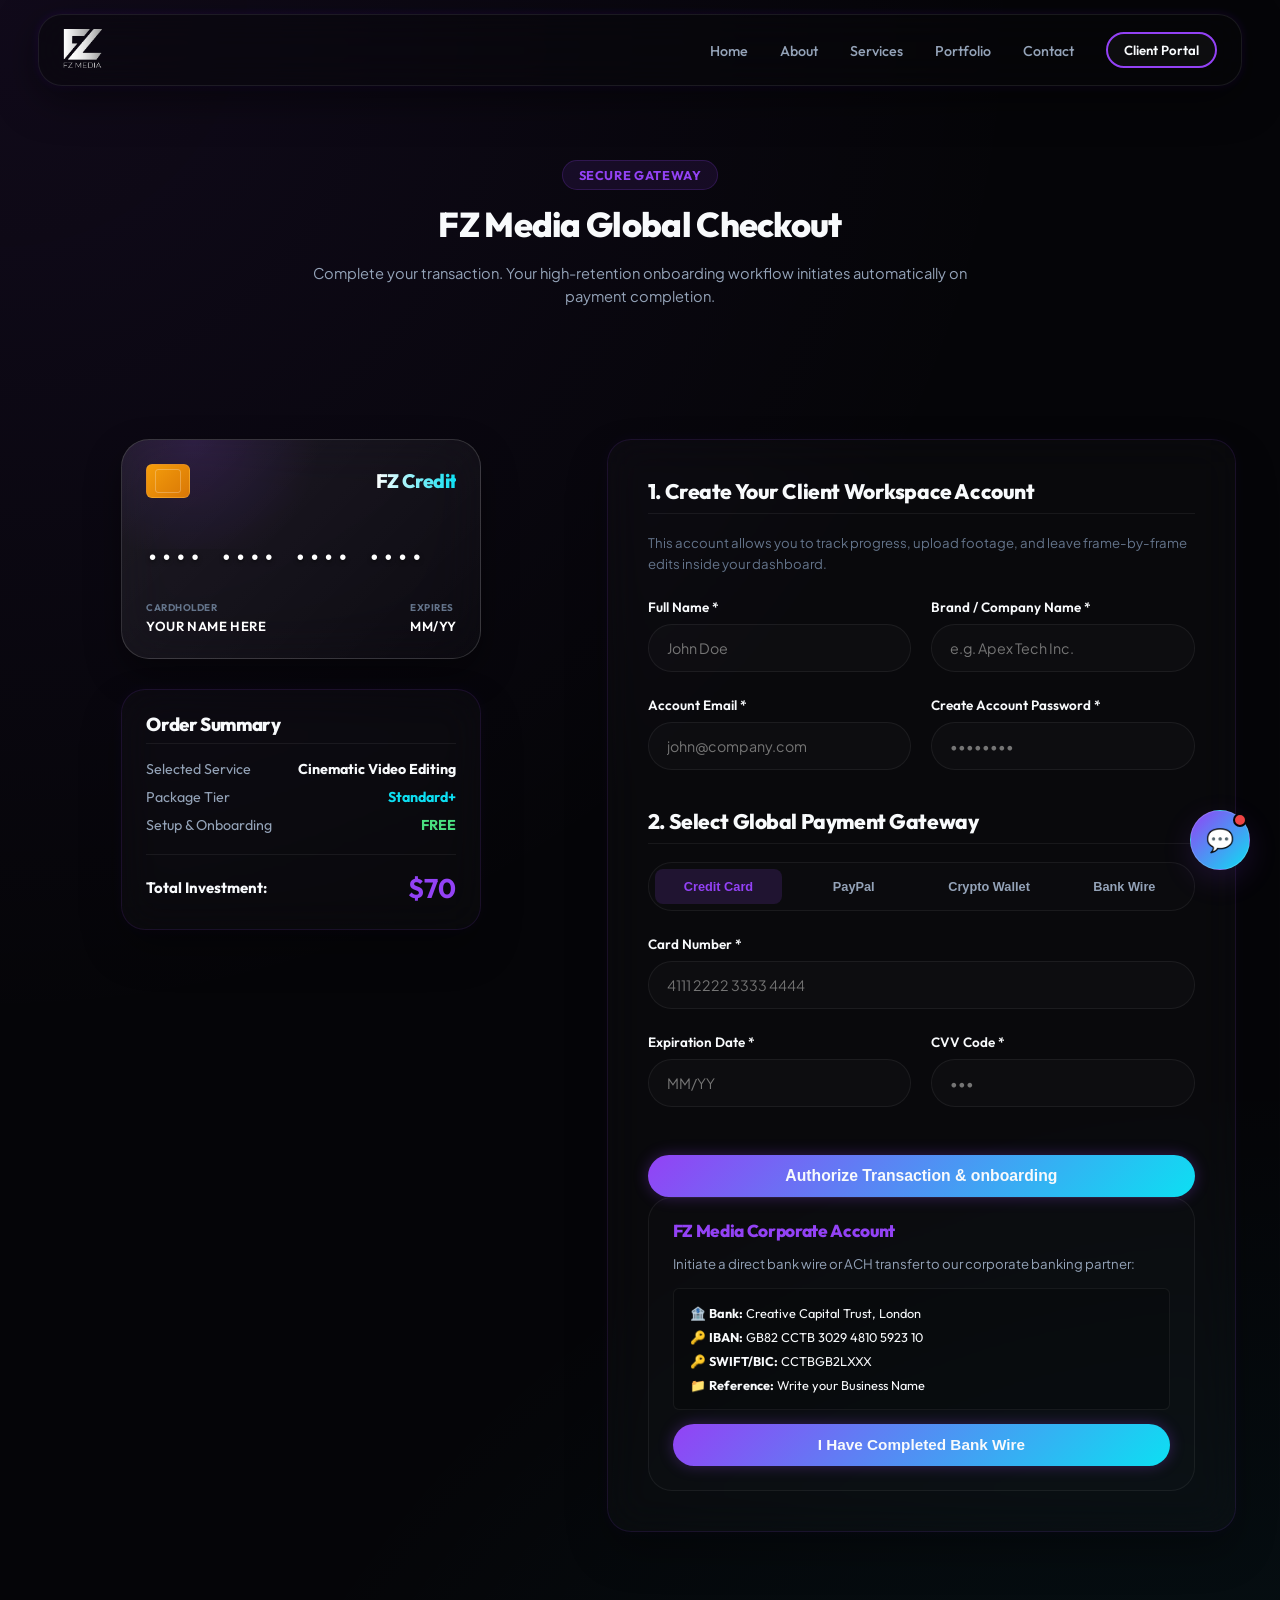
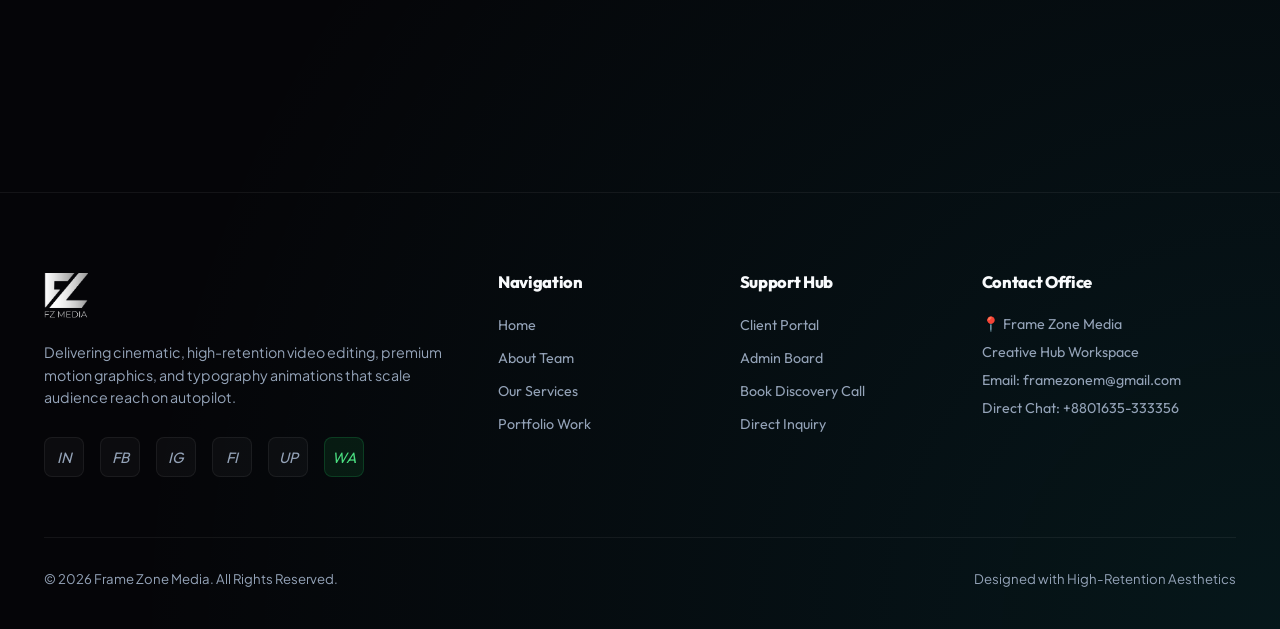
<file: checkout.html>
<!DOCTYPE html>
<html lang="en">
<head>
    <meta charset="UTF-8">
    <meta name="viewport" content="width=device-width, initial-scale=1.0">
    <title>Global Payment Gateway | FZ Media Checkout</title>
    
    <!-- CSS Stylesheets -->
    <link rel="stylesheet" href="assets/css/global.css">
    <link rel="stylesheet" href="assets/css/pages.css">
    
    <style>
        /* 3D Interactive Credit Card Styles */
        .checkout-container {
            display: grid;
            grid-template-columns: 0.9fr 1.1fr;
            gap: 48px;
            align-items: flex-start;
            padding: 40px 0 100px 0;
        }

        .card-preview-column {
            position: sticky;
            top: 120px;
            display: flex;
            flex-direction: column;
            align-items: center;
            gap: 30px;
        }

        /* 3D Card wrapper */
        .credit-card-3d-wrapper {
            width: 360px;
            height: 220px;
            perspective: 1000px;
            cursor: pointer;
        }

        .credit-card-inner {
            width: 100%;
            height: 100%;
            position: relative;
            transform-style: preserve-3d;
            transition: transform 0.8s cubic-bezier(0.175, 0.885, 0.32, 1.275);
        }

        .credit-card-inner.flipped {
            transform: rotateY(180deg);
        }

        .card-face {
            position: absolute;
            width: 100%;
            height: 100%;
            backface-visibility: hidden;
            border-radius: var(--radius-lg);
            border: 1px solid rgba(255, 255, 255, 0.15);
            padding: 24px;
            display: flex;
            flex-direction: column;
            justify-content: space-between;
            color: #fff;
            box-shadow: 0 15px 35px rgba(0, 0, 0, 0.4);
            overflow: hidden;
        }

        /* Front face Glassmorphism */
        .card-face.front {
            background: linear-gradient(135deg, rgba(255, 255, 255, 0.08) 0%, rgba(255, 255, 255, 0.02) 100%);
            backdrop-filter: blur(25px);
            -webkit-backdrop-filter: blur(25px);
        }

        .card-face.front::before {
            content: '';
            position: absolute;
            top: -50%;
            left: -30%;
            width: 100%;
            height: 100%;
            background: radial-gradient(circle, var(--accent-primary-glow) 0%, transparent 60%);
            pointer-events: none;
        }

        /* Back face Glassmorphism */
        .card-face.back {
            background: linear-gradient(135deg, rgba(255, 255, 255, 0.06) 0%, rgba(255, 255, 255, 0.01) 100%);
            backdrop-filter: blur(25px);
            -webkit-backdrop-filter: blur(25px);
            transform: rotateY(180deg);
            padding: 20px 0;
            justify-content: flex-start;
            gap: 20px;
        }

        /* Card details front styling */
        .card-header-row {
            display: flex;
            justify-content: space-between;
            align-items: center;
        }
        
        .card-chip {
            width: 44px;
            height: 34px;
            background: linear-gradient(135deg, #f59e0b 0%, #d97706 100%);
            border-radius: 6px;
            border: 1px solid rgba(255,255,255,0.1);
            position: relative;
        }

        .card-chip::after {
            content: '';
            position: absolute;
            top: 4px;
            left: 8px;
            right: 8px;
            bottom: 4px;
            border: 1px solid rgba(255,255,255,0.25);
            border-radius: 3px;
        }

        .card-type-logo {
            font-family: var(--font-headings);
            font-weight: 800;
            font-size: 1.3rem;
            letter-spacing: -0.03em;
            background: linear-gradient(to right, #fff, var(--accent-secondary));
            -webkit-background-clip: text;
            -webkit-text-fill-color: transparent;
        }

        .card-number-display {
            font-size: 1.35rem;
            font-family: 'Courier New', Courier, monospace;
            letter-spacing: 0.1em;
            word-spacing: 0.15em;
            text-shadow: 0 2px 4px rgba(0, 0, 0, 0.5);
            margin: 28px 0 12px 0;
        }

        .card-meta-row {
            display: flex;
            justify-content: space-between;
            align-items: flex-end;
        }

        .card-holder-meta h5, .card-expiry-meta h5 {
            font-size: 0.65rem;
            font-weight: 700;
            text-transform: uppercase;
            color: var(--text-muted);
            letter-spacing: 0.05em;
            margin-bottom: 4px;
        }

        .card-holder-name, .card-expiry-date {
            font-size: 0.88rem;
            font-weight: 600;
            text-transform: uppercase;
            letter-spacing: 0.03em;
        }

        /* Card details back styling */
        .card-mag-strip {
            width: 100%;
            height: 38px;
            background: #111;
        }

        .card-signature-box {
            margin: 0 24px;
            height: 38px;
            background: rgba(255, 255, 255, 0.8);
            border-radius: 4px;
            display: flex;
            align-items: center;
            justify-content: flex-end;
            padding-right: 12px;
            color: #000;
            font-family: 'Courier New', Courier, monospace;
            font-weight: 700;
            letter-spacing: 0.05em;
        }

        .card-back-text {
            margin: 10px 24px 0 24px;
            font-size: 0.62rem;
            color: var(--text-muted);
            line-height: 1.4;
        }

        /* Payment Tabs */
        .checkout-tabs {
            display: flex;
            gap: 8px;
            margin-bottom: 24px;
            border: 1px solid var(--border-color);
            padding: 6px;
            border-radius: var(--radius-md);
            background: rgba(255,255,255,0.01);
        }

        .checkout-tab-btn {
            flex: 1;
            background: none;
            border: none;
            padding: 10px;
            border-radius: var(--radius-sm);
            color: var(--text-secondary);
            font-weight: 600;
            font-size: 0.85rem;
            cursor: pointer;
            transition: var(--transition-snappy);
            text-align: center;
        }

        .checkout-tab-btn.active {
            background: var(--accent-primary-glow);
            color: var(--accent-primary);
            border: 1px solid rgba(var(--accent-primary-h), var(--accent-primary-s), var(--accent-primary-l), 0.15);
        }

        .payment-tab-content {
            display: none;
            animation: fadeIn 0.4s ease forwards;
        }

        .payment-tab-content.active {
            display: block;
        }

        /* Order Summary Card */
        .order-summary-card {
            width: 100%;
            max-width: 360px;
            padding: 24px;
        }

        .summary-price-row {
            display: flex;
            justify-content: space-between;
            align-items: center;
            border-top: 1px solid var(--border-color);
            padding-top: 16px;
            margin-top: 20px;
        }

        /* Interactive Success Modal overlay */
        .success-overlay-modal {
            position: fixed;
            top: 0;
            left: 0;
            width: 100vw;
            height: 100vh;
            background: rgba(0,0,0,0.85);
            backdrop-filter: blur(15px);
            -webkit-backdrop-filter: blur(15px);
            z-index: 10000;
            display: none;
            align-items: center;
            justify-content: center;
            opacity: 0;
            transition: opacity 0.4s ease;
        }

        .success-overlay-modal.open {
            display: flex;
            opacity: 1;
        }

        .success-card {
            background: var(--bg-secondary);
            border: 1px solid var(--border-glow);
            border-radius: var(--radius-lg);
            padding: 40px;
            width: 90%;
            max-width: 440px;
            text-align: center;
            box-shadow: 0 20px 50px rgba(0,0,0,0.5);
            animation: scaleUp 0.4s cubic-bezier(0.175, 0.885, 0.32, 1.275) forwards;
        }

        @keyframes scaleUp {
            from { transform: scale(0.85); opacity: 0; }
            to { transform: scale(1); opacity: 1; }
        }

        /* Checkmark animation */
        .success-checkmark-circle {
            width: 80px;
            height: 80px;
            border-radius: 50%;
            border: 4px solid var(--accent-secondary);
            display: flex;
            align-items: center;
            justify-content: center;
            margin: 0 auto 24px auto;
            color: var(--accent-secondary);
            font-size: 2.5rem;
            position: relative;
            box-shadow: 0 0 20px var(--accent-secondary-glow);
        }

        @media (max-width: 991px) {
            .checkout-container {
                grid-template-columns: 1fr;
                gap: 40px;
            }
            .card-preview-column {
                position: relative;
                top: 0;
            }
            .order-summary-card {
                max-width: 100%;
            }
        }
    </style>
</head>
<body>

    <!-- Shared Header Mounting -->
    <header id="global-header"></header>

    <main style="padding-top: 80px; min-height: 100vh;">
        
        <!-- Header banner -->
        <section class="section-padding" style="padding-bottom: 20px;">
            <div class="container">
                <div class="section-header" style="margin-bottom: 10px;">
                    <span class="section-badge">Secure Gateway</span>
                    <h1 class="section-title">FZ Media Global Checkout</h1>
                    <p class="section-subtitle">Complete your transaction. Your high-retention onboarding workflow initiates automatically on payment completion.</p>
                </div>
            </div>
        </section>

        <!-- Checkout Form & Card Showcase -->
        <section style="padding-bottom: 100px;">
            <div class="container">
                <div class="checkout-container">
                    
                    <!-- Left Column: 3D interactive Credit Card and Pricing summary -->
                    <div class="card-preview-column">
                        
                        <!-- 3D Credit Card Box -->
                        <div class="credit-card-3d-wrapper" id="card-3d-wrapper">
                            <div class="credit-card-inner" id="card-3d-inner">
                                
                                <!-- Front Face -->
                                <div class="card-face front">
                                    <div class="card-header-row">
                                        <div class="card-chip"></div>
                                        <span class="card-type-logo">FZ Credit</span>
                                    </div>
                                    
                                    <div class="card-number-display" id="card-disp-num">•••• •••• •••• ••••</div>
                                    
                                    <div class="card-meta-row">
                                        <div class="card-holder-meta">
                                            <h5>Cardholder</h5>
                                            <div class="card-holder-name" id="card-disp-name">YOUR NAME HERE</div>
                                        </div>
                                        <div class="card-expiry-meta">
                                            <h5>Expires</h5>
                                            <div class="card-expiry-date" id="card-disp-expiry">MM/YY</div>
                                        </div>
                                    </div>
                                </div>
                                
                                <!-- Back Face -->
                                <div class="card-face back">
                                    <div class="card-mag-strip"></div>
                                    <div style="font-size: 0.6rem; color: var(--text-muted); padding-left: 24px; font-weight: bold; text-transform: uppercase;">CVV Code</div>
                                    <div class="card-signature-box" id="card-disp-cvv">•••</div>
                                    <p class="card-back-text">
                                        This interactive card represents an elite glassmorphism design variable. Transacting securely under SSL and local storage database schemas.
                                    </p>
                                </div>

                            </div>
                        </div>

                        <!-- Order pricing Summary Card -->
                        <div class="glass-card order-summary-card">
                            <h3 style="font-size: 1.25rem; margin-bottom: 16px; border-bottom: 1px solid var(--border-color); padding-bottom: 8px;">Order Summary</h3>
                            <div style="display: flex; flex-direction: column; gap: 10px; font-size: 0.95rem;">
                                <div style="display: flex; justify-content: space-between;">
                                    <span style="color: var(--text-secondary);">Selected Service</span>
                                    <strong id="summary-service-name">Cinematic Video Editing</strong>
                                </div>
                                <div style="display: flex; justify-content: space-between;">
                                    <span style="color: var(--text-secondary);">Package Tier</span>
                                    <strong id="summary-package-name" style="color: var(--accent-secondary);">Standard+</strong>
                                </div>
                                <div style="display: flex; justify-content: space-between;">
                                    <span style="color: var(--text-secondary);">Setup & Onboarding</span>
                                    <strong style="color: #4ade80;">FREE</strong>
                                </div>
                            </div>
                            
                            <div class="summary-price-row">
                                <span style="font-weight: 700;">Total Investment:</span>
                                <strong style="font-family: var(--font-headings); font-size: 1.8rem; color: var(--accent-primary);" id="summary-total-price">$70</strong>
                            </div>
                        </div>

                    </div>

                    <!-- Right Column: Registration and Payment Tabs forms -->
                    <div class="glass-card" style="padding: 40px;">
                        
                        <!-- Client Onboarding credentials form first -->
                        <h3 id="checkout-reg-form-heading" style="font-size: 1.4rem; margin-bottom: 18px; border-bottom: 1px solid var(--border-color); padding-bottom: 10px;">
                            1. Create Your Client Workspace Account
                        </h3>
                        <p style="font-size: 0.88rem; color: var(--text-muted); margin-bottom: 24px;">This account allows you to track progress, upload footage, and leave frame-by-frame edits inside your dashboard.</p>
                        
                        <div class="form-grid" style="display: grid; grid-template-columns: 1fr 1fr; gap: 20px; margin-bottom: 24px;">
                            <div class="form-group" style="margin-bottom: 0;">
                                <label class="form-label" for="reg-name">Full Name *</label>
                                <input type="text" id="reg-name" class="form-control" placeholder="John Doe" required>
                            </div>
                            <div class="form-group" style="margin-bottom: 0;">
                                <label class="form-label" for="reg-company">Brand / Company Name *</label>
                                <input type="text" id="reg-company" class="form-control" placeholder="e.g. Apex Tech Inc." required>
                            </div>
                        </div>
                        
                        <div class="form-grid" style="display: grid; grid-template-columns: 1fr 1fr; gap: 20px; margin-bottom: 40px;">
                            <div class="form-group" style="margin-bottom: 0;">
                                <label class="form-label" for="reg-email">Account Email *</label>
                                <input type="email" id="reg-email" class="form-control" placeholder="john@company.com" required>
                            </div>
                            <div class="form-group" style="margin-bottom: 0;">
                                <label class="form-label" for="reg-pass">Create Account Password *</label>
                                <input type="password" id="reg-pass" class="form-control" placeholder="••••••••" required>
                            </div>
                        </div>

                        <!-- Payment Methods Tab System -->
                        <h3 style="font-size: 1.4rem; margin-bottom: 18px; border-bottom: 1px solid var(--border-color); padding-bottom: 10px;">
                            2. Select Global Payment Gateway
                        </h3>
                        
                        <div class="checkout-tabs">
                            <button class="checkout-tab-btn active" data-target="pay-card">Credit Card</button>
                            <button class="checkout-tab-btn" data-target="pay-paypal">PayPal</button>
                            <button class="checkout-tab-btn" data-target="pay-crypto">Crypto Wallet</button>
                            <button class="checkout-tab-btn" data-target="pay-wire">Bank Wire</button>
                        </div>

                        <!-- Tab 1: Credit Card Stripe style Form -->
                        <form id="payment-card-form" class="payment-tab-content active">
                            <div class="form-group">
                                <label class="form-label" for="card-num-input">Card Number *</label>
                                <input type="text" id="card-num-input" class="form-control" placeholder="4111 2222 3333 4444" maxlength="19" required>
                            </div>
                            
                            <div class="form-grid" style="display: grid; grid-template-columns: 1fr 1fr; gap: 20px;">
                                <div class="form-group">
                                    <label class="form-label" for="card-expiry-input">Expiration Date *</label>
                                    <input type="text" id="card-expiry-input" class="form-control" placeholder="MM/YY" maxlength="5" required>
                                </div>
                                <div class="form-group">
                                    <label class="form-label" for="card-cvv-input">CVV Code *</label>
                                    <input type="password" id="card-cvv-input" class="form-control" placeholder="•••" maxlength="3" required>
                                </div>
                            </div>

                            <button type="submit" class="btn-primary" style="width: 100%; justify-content: center; margin-top: 24px; font-size: 1.05rem;">
                                Authorize Transaction & onboarding
                            </button>
                        </form>

                        <!-- Tab 2: PayPal -->
                        <div id="pay-paypal" class="payment-tab-content" style="text-align: center; padding: 30px 20px; border: 1px solid var(--border-color); border-radius: var(--radius-md); background: rgba(255,255,255,0.01);">
                            <span style="font-size: 2.2rem; display: block; margin-bottom: 12px;">💳 PayPal</span>
                            <p style="font-size: 0.95rem; color: var(--text-secondary); margin-bottom: 24px; line-height: 1.5;">Click below to authorize securely via your international PayPal Account. Setup is fully automated on return.</p>
                            <button class="btn-primary" id="paypal-sim-btn" style="background: #f59e0b; color: #000; border-color: #f59e0b; box-shadow: 0 10px 20px rgba(245,158,11,0.2);">
                                Direct PayPal Checkout
                            </button>
                        </div>

                        <!-- Tab 3: Crypto Checkout QR Mock -->
                        <div id="pay-crypto" class="payment-tab-content" style="padding: 24px; border: 1px solid var(--border-color); border-radius: var(--radius-md); background: rgba(255,255,255,0.01);">
                            <div class="crypto-flex-layout" style="display: flex; gap: 20px; align-items: center; flex-wrap: wrap;">
                                <!-- QR Mock -->
                                <div style="width: 110px; height: 110px; background: #fff; border-radius: 8px; padding: 8px; display: flex; align-items: center; justify-content: center; box-shadow: 0 10px 20px rgba(0,0,0,0.3); flex-shrink: 0;">
                                    <div style="width: 100%; height: 100%; background: linear-gradient(135deg, #111 0%, #333 100%); border-radius: 4px; display: flex; align-items: center; justify-content: center; color: #fff; font-size: 0.72rem; font-weight: bold;">USDT QR MOCK</div>
                                </div>
                                
                                <div class="crypto-meta-text" style="flex-grow: 1;">
                                    <h4 style="font-size: 1.05rem; margin-bottom: 6px; color: var(--accent-secondary);">Dynamic Tether / BTC Address</h4>
                                    <p style="font-size: 0.85rem; color: var(--text-secondary); line-height: 1.4; margin-bottom: 12px;">Send the exact total value to the wallet below. Supported on TRC-20 and ERC-20 networks.</p>
                                    
                                    <div class="copy-input-flex" style="display: flex; gap: 8px;">
                                        <input type="text" class="form-control" style="font-size: 0.8rem; padding: 8px;" value="1A1zP1eP5QGefi2DMPTfTL5SLmv7DivfNa" readonly id="crypto-wallet-val">
                                        <button class="btn-secondary" style="padding: 0 12px; font-size: 0.8rem;" id="copy-wallet-btn">Copy</button>
                                    </div>
                                </div>
                            </div>

                            <button class="btn-primary" id="crypto-sim-btn" style="width: 100%; justify-content: center; margin-top: 24px; font-size: 1.02rem;">
                                Confirm Crypto Transaction
                            </button>
                        </div>

                        <!-- Tab 4: Bank Wire -->
                        <div id="pay-wire" class="payment-tab-content" style="padding: 24px; border: 1px solid var(--border-color); border-radius: var(--radius-md); background: rgba(255,255,255,0.01); display: flex; flex-direction: column; gap: 14px;">
                            <h4 style="font-size: 1.15rem; color: var(--accent-primary);">FZ Media Corporate Account</h4>
                            <p style="font-size: 0.88rem; color: var(--text-secondary); line-height: 1.4;">Initiate a direct bank wire or ACH transfer to our corporate banking partner:</p>
                            
                            <div style="display: flex; flex-direction: column; gap: 8px; font-size: 0.85rem; background: rgba(0,0,0,0.2); padding: 16px; border-radius: 6px; border: 1px solid var(--border-color);">
                                <div>🏦 <strong>Bank:</strong> Creative Capital Trust, London</div>
                                <div>🔑 <strong>IBAN:</strong> GB82 CCTB 3029 4810 5923 10</div>
                                <div>🔑 <strong>SWIFT/BIC:</strong> CCTBGB2LXXX</div>
                                <div>📁 <strong>Reference:</strong> Write your Business Name</div>
                            </div>

                            <button class="btn-primary" id="wire-sim-btn" style="justify-content: center; font-size: 1.02rem;">
                                I Have Completed Bank Wire
                            </button>
                        </div>

                    </div>

                </div>
            </div>
        </section>

    </main>

    <!-- Shared Footer Mounting -->
    <footer id="global-footer"></footer>

    <!-- Payment Loading & Onboarding Success Modal -->
    <div class="success-overlay-modal" id="success-modal">
        <!-- Spinner card initially active, hidden upon success check -->
        <div class="success-card" id="processing-card">
            <span class="section-badge" style="font-size: 0.72rem; padding: 4px 10px; margin-bottom: 12px;">Gateway Connection</span>
            <h3 style="font-size: 1.6rem; margin-bottom: 16px;">Authorizing Payment</h3>
            <p style="color: var(--text-secondary); font-size: 0.95rem; margin-bottom: 30px;">Connecting to secure international clearing house. Initializing your FZ Client space database...</p>
            
            <!-- Beautiful animated CSS spinner -->
            <div style="width: 50px; height: 50px; border-radius: 50%; border: 3px solid rgba(255,255,255,0.05); border-top-color: var(--accent-primary); animation: spin-loader 1s infinite linear; margin: 0 auto;"></div>
        </div>

        <!-- Success checkmark card, shown after spinner timeout -->
        <div class="success-card" id="success-receipt-card" style="display: none;">
            <div class="success-checkmark-circle">✓</div>
            <h3 style="font-size: 1.8rem; margin-bottom: 12px; color: #4ade80;">Onboarding Confirmed!</h3>
            <p style="color: var(--text-secondary); font-size: 0.95rem; line-height: 1.5; margin-bottom: 24px;">
                Your global payment was successfully processed. We have pre-registered your FZ Client Workspace and setup your monthly subscription!
            </p>
            
            <div style="background: rgba(0,0,0,0.2); border: 1px solid var(--border-color); padding: 14px 20px; border-radius: 6px; text-align: left; font-size: 0.88rem; margin-bottom: 32px; display: flex; flex-direction: column; gap: 6px;">
                <div>👤 <strong>Account:</strong> <span id="receipt-email-display">john@company.com</span></div>
                <div>💼 <strong>Subscription:</strong> <span id="receipt-sub-display">Premium Growth Podcast Editing</span></div>
                <div>⚡ <strong>Workspace status:</strong> Active Deliverables Preloaded</div>
            </div>

            <button class="btn-primary" style="width: 100%; justify-content: center;" id="receipt-login-btn">
                Log In To Client Dashboard Now
            </button>
        </div>
    </div>

    <!-- JS Core & Controller -->
    <script src="assets/js/global.js?v=5.0"></script>
    <script>
        let selectedService = "Cinematic Video Editing";
        let selectedPackage = "Standard+";
        let packagePrice = 70;

        document.addEventListener("DOMContentLoaded", () => {
            parseParameters();
            setup3DCardRotation();
            setupPaymentTabs();
            setupFormSync();
            setupTransactions();
            checkActiveSession();
        });

        // Helper: Check active client session and pre-fill sign-up credentials
        function checkActiveSession() {
            const savedEmail = sessionStorage.getItem("fzmedia_logged_client");
            if (savedEmail) {
                const db = getDB();
                const loggedClient = db.clients.find(c => c.email.toLowerCase() === savedEmail.toLowerCase());
                if (loggedClient) {
                    const regName = document.getElementById("reg-name");
                    const regCompany = document.getElementById("reg-company");
                    const regEmail = document.getElementById("reg-email");
                    const regPass = document.getElementById("reg-pass");
                    
                    if (regName) regName.value = loggedClient.name || "";
                    if (regCompany) regCompany.value = loggedClient.company || "";
                    if (regEmail) regEmail.value = loggedClient.email || "";
                    if (regPass) regPass.value = loggedClient.password || "";
                    
                    // Visually badge the form header
                    const sectionHeader = document.querySelector("#checkout-reg-form-heading");
                    if (sectionHeader) {
                        sectionHeader.innerHTML = `Create Your Client Workspace Account <span style="font-size: 0.8rem; color: var(--accent-secondary); margin-left: 6px; text-transform: none;">(Logged In)</span>`;
                    }
                }
            }
        }

        // 1. Parse service and package parameters
        function parseParameters() {
            const params = new URLSearchParams(window.location.search);
            const srv = params.get("service");
            const pkg = params.get("package");
            const prc = params.get("price");

            if (srv && pkg) {
                selectedService = srv;
                selectedPackage = pkg;
                
                // Fetch price from DB
                const db = getDB();
                const srvObj = db.services.find(s => s.name === srv);
                if (srvObj) {
                    const pkgObj = srvObj.packages.find(p => p.name === pkg || p.name.includes(pkg));
                    if (pkgObj) packagePrice = pkgObj.price;
                }
            }

            if (prc) {
                const parsedPrice = parseInt(prc, 10);
                if (!isNaN(parsedPrice)) {
                    packagePrice = parsedPrice;
                }
            }

            // Update DOM summary fields
            document.getElementById("summary-service-name").textContent = selectedService;
            document.getElementById("summary-package-name").textContent = selectedPackage;
            document.getElementById("summary-total-price").textContent = "$" + packagePrice;
            document.getElementById("receipt-sub-display").textContent = `${selectedPackage} ${selectedService}`;
        }

        // 2. 3D Card Mouse Tilt and Input Focus rotations
        function setup3DCardRotation() {
            const cardWrapper = document.getElementById("card-3d-wrapper");
            const cardInner = document.getElementById("card-3d-inner");
            
            if (!cardWrapper || !cardInner) return;

            // Tilt card on mouse hover movement
            cardWrapper.addEventListener("mousemove", (e) => {
                const rect = cardWrapper.getBoundingClientRect();
                const x = e.clientX - rect.left;
                const y = e.clientY - rect.top;
                
                const cardWidth = rect.width;
                const cardHeight = rect.height;
                
                const rotateX = ((y / cardHeight) - 0.5) * -25; // max tilt degrees
                const rotateY = ((x / cardWidth) - 0.5) * 25;
                
                // Avoid tilting back face when flipped
                if (!cardInner.classList.contains("flipped")) {
                    cardInner.style.transform = `rotateX(${rotateX}deg) rotateY(${rotateY}deg)`;
                }
            });

            cardWrapper.addEventListener("mouseleave", () => {
                if (!cardInner.classList.contains("flipped")) {
                    cardInner.style.transform = "rotateX(0deg) rotateY(0deg)";
                }
            });

            // Focus flip behavior
            const cvvInput = document.getElementById("card-cvv-input");
            if (cvvInput) {
                cvvInput.addEventListener("focus", () => {
                    cardInner.classList.add("flipped");
                });
                cvvInput.addEventListener("blur", () => {
                    cardInner.classList.remove("flipped");
                });
            }
        }

        // 3. Payment Option tab switching
        function setupPaymentTabs() {
            const tabs = document.querySelectorAll(".checkout-tab-btn");
            const contents = document.querySelectorAll(".payment-tab-content");

            tabs.forEach(tab => {
                tab.addEventListener("click", () => {
                    tabs.forEach(t => t.classList.remove("active"));
                    contents.forEach(c => c.classList.remove("active"));

                    tab.classList.add("active");
                    const targetId = tab.getAttribute("data-target");
                    document.getElementById(targetId).classList.add("active");
                });
            });

            // Copy crypto trigger
            const copyBtn = document.getElementById("copy-wallet-btn");
            if (copyBtn) {
                copyBtn.addEventListener("click", () => {
                    const walletVal = document.getElementById("crypto-wallet-val");
                    walletVal.select();
                    document.execCommand("copy");
                    copyBtn.textContent = "Copied!";
                    setTimeout(() => copyBtn.textContent = "Copy", 1500);
                });
            }
        }

        // 4. Input Syncing to Card Display text
        function setupFormSync() {
            const numInput = document.getElementById("card-num-input");
            const nameInput = document.getElementById("reg-name");
            const expInput = document.getElementById("card-expiry-input");
            const cvvInput = document.getElementById("card-cvv-input");

            const dispNum = document.getElementById("card-disp-num");
            const dispName = document.getElementById("card-disp-name");
            const dispExp = document.getElementById("card-disp-expiry");
            const dispCvv = document.getElementById("card-disp-cvv");

            if (numInput) {
                numInput.addEventListener("input", (e) => {
                    // Format space groupings on input
                    let value = e.target.value.replace(/\s+/g, '').replace(/[^0-9]/gi, '');
                    let matches = value.match(/\d{4,16}/g);
                    let match = matches && matches[0] || '';
                    let parts = [];

                    for (let i = 0, len = match.length; i < len; i += 4) {
                        parts.push(match.substring(i, i + 4));
                    }

                    if (parts.length > 0) {
                        e.target.value = parts.join(' ');
                        dispNum.textContent = parts.join(' ');
                    } else {
                        dispNum.textContent = "•••• •••• •••• ••••";
                    }
                });
            }

            if (nameInput) {
                nameInput.addEventListener("input", (e) => {
                    dispName.textContent = e.target.value.trim().toUpperCase() || "YOUR NAME HERE";
                });
            }

            if (expInput) {
                expInput.addEventListener("input", (e) => {
                    let value = e.target.value.replace(/\D/g, '');
                    if (value.length > 2) {
                        value = value.substring(0, 2) + '/' + value.substring(2, 4);
                    }
                    e.target.value = value;
                    dispExp.textContent = value || "MM/YY";
                });
            }

            if (cvvInput) {
                cvvInput.addEventListener("input", (e) => {
                    dispCvv.textContent = e.target.value.trim().replace(/./g, '•') || "•••";
                });
            }
        }

        // 5. Simulated Transactions Processing & Account Registration Onboarding
        function setupTransactions() {
            const cardForm = document.getElementById("payment-card-form");
            const paypalBtn = document.getElementById("paypal-sim-btn");
            const cryptoBtn = document.getElementById("crypto-sim-btn");
            const wireBtn = document.getElementById("wire-sim-btn");

            const modal = document.getElementById("success-modal");
            const processingCard = document.getElementById("processing-card");
            const successCard = document.getElementById("success-receipt-card");

            function triggerOnboarding() {
                // Read User Registration Details
                const name = document.getElementById("reg-name").value.trim() || "John Doe";
                const company = document.getElementById("reg-company").value.trim() || "Apex Tech Inc.";
                const email = document.getElementById("reg-email").value.trim() || "client@gmail.com";
                const pass = document.getElementById("reg-pass").value.trim() || "client123";

                if (!document.getElementById("reg-name").value || !document.getElementById("reg-company").value || !document.getElementById("reg-email").value || !document.getElementById("reg-pass").value) {
                    alert("Please fill out your account sign-up details (Section 1) before authorizing payment!");
                    return;
                }

                // Show Gateway Connection Modal
                modal.classList.add("open");
                processingCard.style.display = "block";
                successCard.style.display = "none";

                // Simulate payment authorization delay
                setTimeout(() => {
                    // Update Database State!
                    const db = getDB();
                    
                    // Check if client already exists to prevent resetting their database data
                    const existingClient = db.clients.find(c => c.email.toLowerCase() === email.toLowerCase());
                    
                    if (existingClient) {
                        // Update active packages while preserving their account history, chat messages, and briefs
                        existingClient.name = name;
                        existingClient.company = company;
                        existingClient.activeSub = `${selectedPackage} ${selectedService}`;
                        existingClient.packageLimits = `0 of 4 Video Drafts remaining this month`;
                        
                        // Append the new onboarding video project
                        existingClient.projects.push({
                            id: "cp-" + Date.now(),
                            title: `${company} - ${selectedService} Onboarding Draft`,
                            status: "In Queue",
                            progress: 0,
                            deliveryDate: new Date(Date.now() + 4*24*60*60*1000).toLocaleDateString(), // 4 days delivery
                            videoUrl: "assets/videos/solo showreel.mp4",
                            revisions: [],
                            obsStream: {
                                active: false,
                                server: "rtmp://live.framezonemedia.com/live",
                                key: "fz_live_" + name.replace(/\s+/g, '_').toLowerCase()
                            }
                        });
                    } else {
                        // Add new onboarding client profile
                        const newClient = {
                            email: email,
                            password: pass,
                            name: name,
                            company: company,
                            activeSub: `${selectedPackage} ${selectedService}`,
                            packageLimits: `0 of 4 Video Drafts remaining this month`,
                            projects: [
                                {
                                    id: "cp-" + Date.now(),
                                    title: `${company} - ${selectedService} Onboarding Draft`,
                                    status: "In Queue",
                                    progress: 0,
                                    deliveryDate: new Date(Date.now() + 4*24*60*60*1000).toLocaleDateString(), // 4 days delivery
                                    videoUrl: "assets/videos/solo showreel.mp4",
                                    revisions: [],
                                    obsStream: {
                                        active: false,
                                        server: "rtmp://live.framezonemedia.com/live",
                                        key: "fz_live_" + name.replace(/\s+/g, '_').toLowerCase()
                                    }
                                }
                            ],
                            briefs: []
                        };
                        db.clients.push(newClient);
                    }
                    
                    // Log in central Admin Inbox brief queue
                    db.inbox.push({
                        id: "inq-" + Date.now(),
                        name: name,
                        email: email,
                        brand: company,
                        service: `${selectedService} (${selectedPackage})`,
                        assetsLink: "http://awaiting-brief-footage-link",
                        details: `AUTOMATED ONBOARDING: Package purchased online: ${selectedPackage} ${selectedService}. Total transaction value: $${packagePrice}.`,
                        scheduledCall: "Payment Complete - Active Customer",
                        dateReceived: new Date().toLocaleDateString()
                    });

                    saveDB(db);

                    // Update receipt display
                    document.getElementById("receipt-email-display").textContent = email;
                    
                    // Hide spinner, show success
                    processingCard.style.display = "none";
                    successCard.style.display = "block";
                    
                    // Auto login session pre-authenticated
                    sessionStorage.setItem("fzmedia_logged_client", email);

                }, 2200);
            }

            if (cardForm) {
                cardForm.addEventListener("submit", (e) => {
                    e.preventDefault();
                    triggerOnboarding();
                });
            }

            if (paypalBtn) paypalBtn.addEventListener("click", triggerOnboarding);
            if (cryptoBtn) cryptoBtn.addEventListener("click", triggerOnboarding);
            if (wireBtn) wireBtn.addEventListener("click", triggerOnboarding);

            // Redirect to dashboard
            const loginBtn = document.getElementById("receipt-login-btn");
            if (loginBtn) {
                loginBtn.addEventListener("click", () => {
                    window.location.href = "client.html";
                });
            }
        }
    </script>
</body>
</html>
</file>
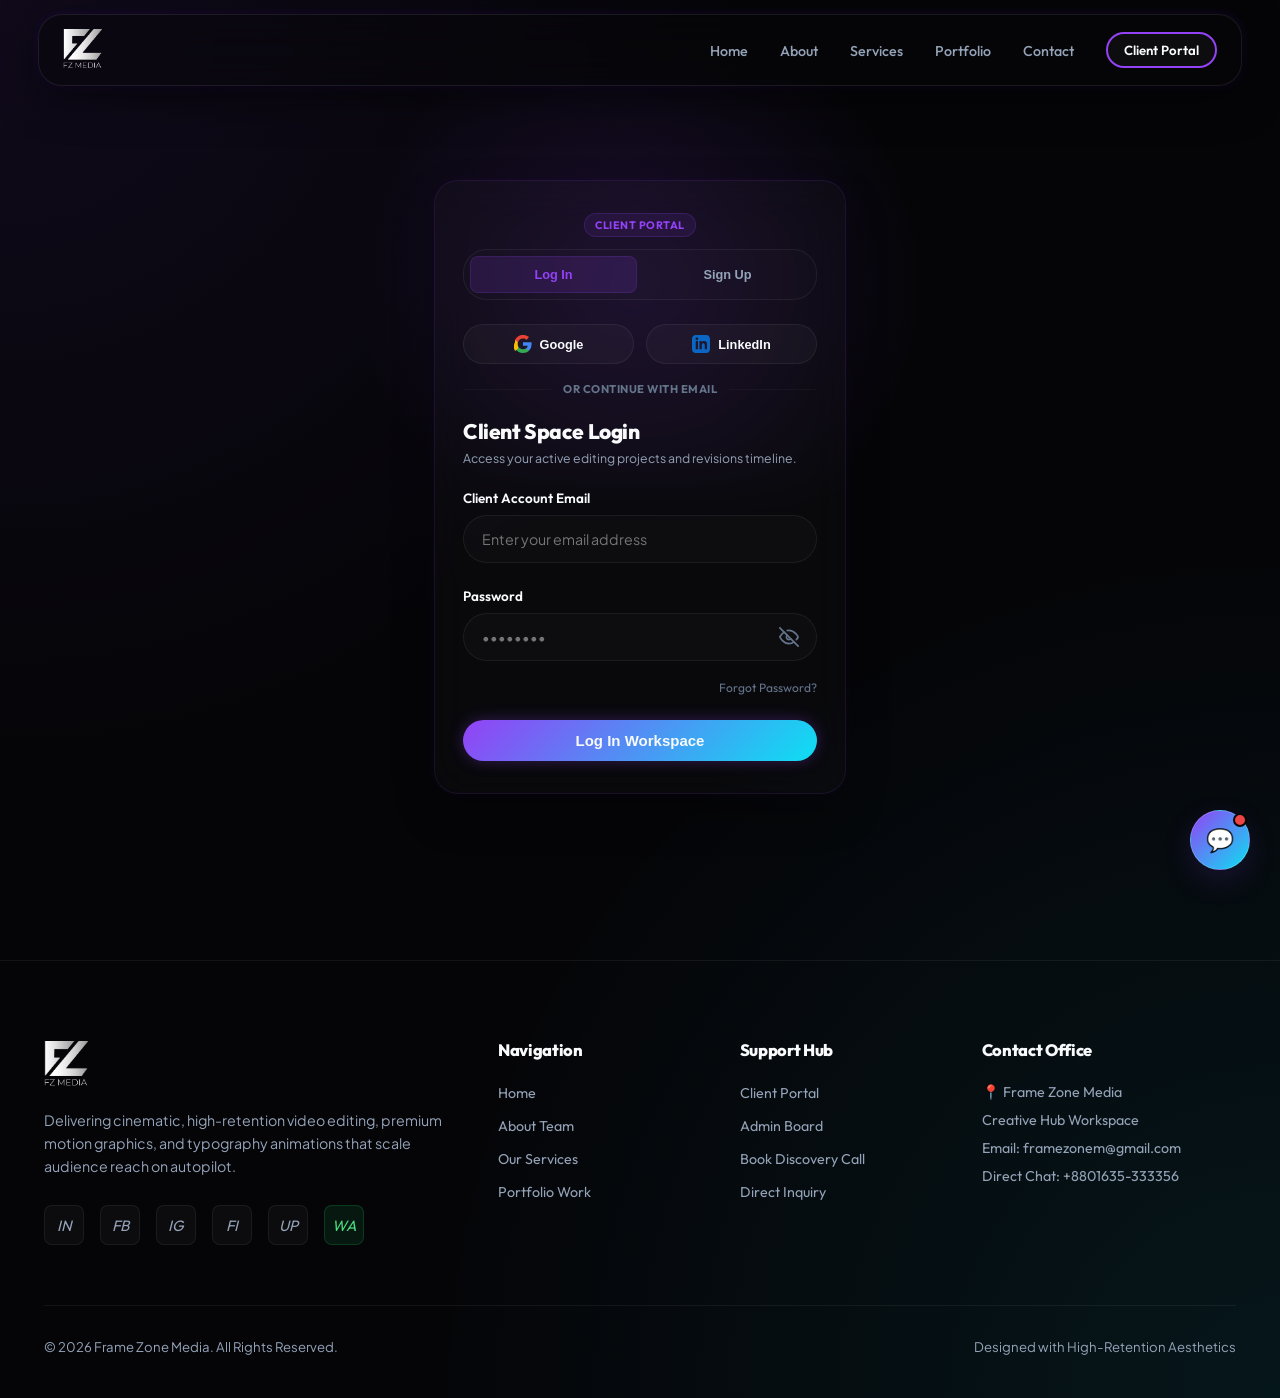
<file: client.html>
<!DOCTYPE html>
<html lang="en">
<head>
    <meta charset="UTF-8">
    <meta name="viewport" content="width=device-width, initial-scale=1.0">
    <title>Client Workspace Portal | FZ Media</title>
    
    <!-- CSS Stylesheets -->
    <link rel="stylesheet" href="assets/css/global.css?v=4.9">
    <link rel="stylesheet" href="assets/css/client.css?v=4.9">
    
    <!-- Favicon -->
    <link rel="shortcut icon" href="assets/img/logo/FZ%20logo.ico" type="image/x-icon">
</head>
<body>

    <!-- Shared Header Mounting -->
    <header id="global-header"></header>

    <main style="padding-top: 80px; min-height: 100vh;">
        
        <!-- 1. Client Authorization Login Screen -->
        <section class="client-auth-section" id="auth-panel">
            <div class="auth-glow-top"></div>
            <div class="container" style="max-width: 460px;">
                <div class="glass-card auth-card" style="text-align: center; padding: 32px 28px;">
                    <span class="section-badge" style="font-size: 0.72rem; padding: 4px 10px; margin-bottom: 12px;">Client Portal</span>
                    
                    <!-- Auth Switch Tabs -->
                    <div class="checkout-tabs" style="margin-bottom: 24px;" id="auth-tabs-row">
                        <button class="checkout-tab-btn active" id="toggle-login-tab">Log In</button>
                        <button class="checkout-tab-btn" id="toggle-signup-tab">Sign Up</button>
                    </div>

                    <div id="auth-error-msg" class="auth-error-alert" style="display: none;"></div>

                    <!-- SOCIAL LOGINS -->
                    <div id="social-auth-box" style="margin-bottom: 24px;">
                        <div style="display: flex; gap: 12px; justify-content: center;">
                            <button type="button" class="btn-secondary social-btn" id="social-btn-google" style="flex: 1; padding: 10px; font-size: 0.85rem; border-radius: var(--radius-md); display: flex; align-items: center; justify-content: center; gap: 8px; font-weight: 600; cursor: pointer; background: rgba(255,255,255,0.03); border: 1px solid var(--border-color); color: var(--text-primary); transition: var(--transition-snappy);">
                                <svg width="18" height="18" viewBox="0 0 18 18">
                                    <path fill="#4285F4" d="M17.64 9.2c0-.63-.06-1.25-.16-1.84H9v3.47h4.84a4.14 4.14 0 0 1-1.8 2.71v2.26h2.91a8.78 8.78 0 0 0 2.69-6.6z"/>
                                    <path fill="#34A853" d="M9 18c2.43 0 4.47-.8 5.96-2.2l-2.91-2.26a5.52 5.52 0 0 1-8.08-2.9H1v2.33A9 9 0 0 0 9 18z"/>
                                    <path fill="#FBBC05" d="M3.97 10.64a5.4 5.4 0 0 1 0-3.28V5.03H1v2.33a9 9 0 0 0 0 8.56l2.97-2.28z"/>
                                    <path fill="#EA4335" d="M9 3.58c1.32 0 2.5.45 3.44 1.35L15 2.1A9 9 0 0 0 1 5.03l2.97 2.28A5.4 5.4 0 0 1 9 3.58z"/>
                                </svg>
                                Google
                            </button>
                            <button type="button" class="btn-secondary social-btn" id="social-btn-linkedin" style="flex: 1; padding: 10px; font-size: 0.85rem; border-radius: var(--radius-md); display: flex; align-items: center; justify-content: center; gap: 8px; font-weight: 600; cursor: pointer; background: rgba(255,255,255,0.03); border: 1px solid var(--border-color); color: var(--text-primary); transition: var(--transition-snappy);">
                                <svg width="18" height="18" viewBox="0 0 24 24" fill="#0A66C2">
                                    <path d="M19 0h-14c-2.761 0-5 2.239-5 5v14c0 2.761 2.239 5 5 5h14c2.762 0 5-2.239 5-5v-14c0-2.761-2.238-5-5-5zm-11 19h-3v-11h3v11zm-1.5-12.268c-.966 0-1.75-.79-1.75-1.764s.784-1.764 1.75-1.764 1.75.79 1.75 1.764-.783 1.764-1.75 1.764zm13.5 12.268h-3v-5.604c0-3.368-4-3.113-4 0v5.604h-3v-11h3v1.765c1.396-2.586 7-2.777 7 2.476v6.759z"/>
                                </svg>
                                LinkedIn
                            </button>
                        </div>
                        <div class="or-separator" style="display: flex; align-items: center; justify-content: center; margin: 18px 0; color: var(--text-muted); font-size: 0.75rem; font-weight: 700; text-transform: uppercase; letter-spacing: 0.5px;">
                            <span style="border-bottom: 1px solid var(--border-color); flex: 1; margin-right: 12px; opacity: 0.5;"></span>
                            or continue with email
                            <span style="border-bottom: 1px solid var(--border-color); flex: 1; margin-left: 12px; opacity: 0.5;"></span>
                        </div>
                    </div>

                    <!-- LOGIN FORM -->
                    <form id="client-login-form" style="text-align: left;">
                        <h2 style="font-size: 1.4rem; margin-bottom: 6px;">Client Space Login</h2>
                        <p style="color: var(--text-secondary); font-size: 0.82rem; margin-bottom: 20px;">Access your active editing projects and revisions timeline.</p>

                        <div class="form-group">
                            <label class="form-label" for="client-auth-email">Client Account Email</label>
                            <input type="email" id="client-auth-email" class="form-control" placeholder="Enter your email address" required>
                        </div>
                        
                        <div class="form-group" style="margin-bottom: 16px;">
                            <label class="form-label" for="client-auth-pass">Password</label>
                            <div style="position: relative; display: flex; align-items: center;">
                                <input type="password" id="client-auth-pass" class="form-control" placeholder="••••••••" style="padding-right: 46px;" required>
                                <button type="button" class="password-toggle-eye" style="position: absolute; right: 14px; background: none; border: none; color: var(--text-muted); cursor: pointer; display: flex; align-items: center; padding: 4px; z-index: 10;" aria-label="Toggle Password Visibility">
                                    <svg class="eye-icon-visible" width="20" height="20" viewBox="0 0 24 24" fill="none" stroke="currentColor" stroke-width="2" stroke-linecap="round" stroke-linejoin="round" style="display: none;"><path d="M1 12s4-8 11-8 11 8 11 8-4 8-11 8-11-8-11-8z"/><circle cx="12" cy="12" r="3"/></svg>
                                    <svg class="eye-icon-hidden" width="20" height="20" viewBox="0 0 24 24" fill="none" stroke="currentColor" stroke-width="2" stroke-linecap="round" stroke-linejoin="round"><path d="M17.94 17.94A10.07 10.07 0 0 1 12 20c-7 0-11-8-11-8a18.45 18.45 0 0 1 5.06-5.94M9.9 4.24A9.12 9.12 0 0 1 12 4c7 0 11 8 11 8a18.5 18.5 0 0 1-2.16 3.19m-6.72-1.07a3 3 0 1 1-4.24-4.24"/><line x1="1" y1="1" x2="23" y2="23"/></svg>
                                </button>
                            </div>
                        </div>

                        <div style="text-align: right; margin-bottom: 24px;">
                            <span style="font-size: 0.8rem; color: var(--text-muted); cursor: pointer;">Forgot Password?</span>
                        </div>

                        <button type="submit" class="btn-primary" style="width: 100%; justify-content: center; font-size: 1rem;">
                            Log In Workspace
                        </button>
                    </form>

                    <!-- SIGNUP FORM (Hidden by default) -->
                    <form id="client-signup-form" style="text-align: left; display: none;">
                        <h2 style="font-size: 1.4rem; margin-bottom: 6px;">Create Client Workspace</h2>
                        <p style="color: var(--text-secondary); font-size: 0.82rem; margin-bottom: 20px;">Register your FZ space and submit custom brief coordinates.</p>

                        <div class="form-group">
                            <label class="form-label" for="client-reg-name">Your Full Name *</label>
                            <input type="text" id="client-reg-name" class="form-control" placeholder="John Doe" required>
                        </div>

                        <div class="form-group">
                            <label class="form-label" for="client-reg-company">Brand / Company Name *</label>
                            <input type="text" id="client-reg-company" class="form-control" placeholder="e.g. Apex Tech Inc." required>
                        </div>

                        <div class="form-group">
                            <label class="form-label" for="client-reg-email">Account Email *</label>
                            <input type="email" id="client-reg-email" class="form-control" placeholder="Enter your email address" required>
                        </div>
                        
                        <div class="form-group" style="margin-bottom: 28px;">
                            <label class="form-label" for="client-reg-pass">Create Account Password *</label>
                            <div style="position: relative; display: flex; align-items: center;">
                                <input type="password" id="client-reg-pass" class="form-control" placeholder="••••••••" style="padding-right: 46px;" required>
                                <button type="button" class="password-toggle-eye" style="position: absolute; right: 14px; background: none; border: none; color: var(--text-muted); cursor: pointer; display: flex; align-items: center; padding: 4px; z-index: 10;" aria-label="Toggle Password Visibility">
                                    <svg class="eye-icon-visible" width="20" height="20" viewBox="0 0 24 24" fill="none" stroke="currentColor" stroke-width="2" stroke-linecap="round" stroke-linejoin="round" style="display: none;"><path d="M1 12s4-8 11-8 11 8 11 8-4 8-11 8-11-8-11-8z"/><circle cx="12" cy="12" r="3"/></svg>
                                    <svg class="eye-icon-hidden" width="20" height="20" viewBox="0 0 24 24" fill="none" stroke="currentColor" stroke-width="2" stroke-linecap="round" stroke-linejoin="round"><path d="M17.94 17.94A10.07 10.07 0 0 1 12 20c-7 0-11-8-11-8a18.45 18.45 0 0 1 5.06-5.94M9.9 4.24A9.12 9.12 0 0 1 12 4c7 0 11 8 11 8a18.5 18.5 0 0 1-2.16 3.19m-6.72-1.07a3 3 0 1 1-4.24-4.24"/><line x1="1" y1="1" x2="23" y2="23"/></svg>
                                </button>
                            </div>
                        </div>

                        <button type="submit" class="btn-primary" style="width: 100%; justify-content: center; font-size: 1rem;">
                            Register Account & Verify
                        </button>
                    </form>

                    <!-- OTP VERIFICATION FORM (Hidden by default) -->
                    <div id="client-otp-form" style="text-align: left; display: none;">
                        <h2 style="font-size: 1.4rem; margin-bottom: 6px;">Verify Security Code</h2>
                        <p style="color: var(--text-secondary); font-size: 0.82rem; margin-bottom: 24px;">We've sent a 6-digit verification code to <span id="otp-sent-email" style="color: var(--accent-primary); font-weight: 700;"></span>.</p>
                        
                        <div style="display: flex; gap: 8px; justify-content: space-between; margin-bottom: 24px;" class="otp-inputs-row">
                            <input type="text" maxlength="1" class="form-control otp-box" style="width: 100%; max-width: 48px; aspect-ratio: 1; text-align: center; font-size: 1.4rem; font-weight: 700; color: var(--accent-primary); border-radius: var(--radius-md); background: rgba(255,255,255,0.02); border: 1px solid var(--border-color); padding: 0;" required>
                            <input type="text" maxlength="1" class="form-control otp-box" style="width: 100%; max-width: 48px; aspect-ratio: 1; text-align: center; font-size: 1.4rem; font-weight: 700; color: var(--accent-primary); border-radius: var(--radius-md); background: rgba(255,255,255,0.02); border: 1px solid var(--border-color); padding: 0;" required>
                            <input type="text" maxlength="1" class="form-control otp-box" style="width: 100%; max-width: 48px; aspect-ratio: 1; text-align: center; font-size: 1.4rem; font-weight: 700; color: var(--accent-primary); border-radius: var(--radius-md); background: rgba(255,255,255,0.02); border: 1px solid var(--border-color); padding: 0;" required>
                            <input type="text" maxlength="1" class="form-control otp-box" style="width: 100%; max-width: 48px; aspect-ratio: 1; text-align: center; font-size: 1.4rem; font-weight: 700; color: var(--accent-primary); border-radius: var(--radius-md); background: rgba(255,255,255,0.02); border: 1px solid var(--border-color); padding: 0;" required>
                            <input type="text" maxlength="1" class="form-control otp-box" style="width: 100%; max-width: 48px; aspect-ratio: 1; text-align: center; font-size: 1.4rem; font-weight: 700; color: var(--accent-primary); border-radius: var(--radius-md); background: rgba(255,255,255,0.02); border: 1px solid var(--border-color); padding: 0;" required>
                            <input type="text" maxlength="1" class="form-control otp-box" style="width: 100%; max-width: 48px; aspect-ratio: 1; text-align: center; font-size: 1.4rem; font-weight: 700; color: var(--accent-primary); border-radius: var(--radius-md); background: rgba(255,255,255,0.02); border: 1px solid var(--border-color); padding: 0;" required>
                        </div>

                        <button type="button" id="otp-verify-btn" class="btn-primary" style="width: 100%; justify-content: center; font-size: 1rem; margin-bottom: 20px;">
                            Verify & Access Workspace
                        </button>

                        <div style="display: flex; justify-content: space-between; align-items: center; font-size: 0.82rem;">
                            <span id="otp-countdown" style="color: var(--text-muted);">Resend code in <span id="otp-seconds" style="color: var(--accent-secondary); font-weight: 700;">60</span>s</span>
                            <button type="button" id="otp-resend-link" style="background: none; border: none; color: var(--accent-primary); font-weight: 600; cursor: pointer; display: none;">Resend Code</button>
                            <span id="otp-cancel-btn" style="color: var(--text-muted); cursor: pointer; font-weight: 600; text-decoration: underline;">Go Back</span>
                        </div>
                    </div>
                </div>
            </div>
        </section>

        <!-- 2. Main Portal Workspace (Hidden by default until logged in) -->
        <section class="client-dashboard-section" id="workspace-panel" style="display: none; padding: 40px 0;">
            <div class="container">
                
                <!-- Dashboard Welcome Banner -->
                <div class="dashboard-banner glass-card">
                    <div class="banner-flex">
                        <div>
                            <span class="section-badge" style="font-size: 0.72rem; padding: 4px 10px; margin-bottom: 8px;" id="client-company-badge">Apex Tech Inc.</span>
                            <h2 style="font-size: 2.2rem;">Welcome back, <span id="client-welcome-name" class="text-gradient">John Doe</span>!</h2>
                            <p style="color: var(--text-secondary); font-size: 0.95rem; margin-top: 6px;">Your monthly package is running cleanly. Let's build amazing visual edits today.</p>
                        </div>
                        
                        <div class="banner-sub-info">
                            <div>
                                <div style="font-size: 0.82rem; color: var(--text-muted); text-transform: uppercase; font-weight: 700;">Active Monthly Suite</div>
                                <div style="font-size: 1.15rem; font-weight: 700; color: var(--accent-primary);" id="client-active-sub">Premium Growth Podcast Editing</div>
                                <div style="font-size: 0.85rem; color: var(--text-secondary); margin-top: 4px;" id="client-sub-limits">2 of 4 Video Drafts remaining this month</div>
                            </div>
                            <button class="btn-secondary" id="client-logout-btn" style="background: rgba(239, 68, 68, 0.1); border-color: rgba(239, 68, 68, 0.2); color: #f87171; padding: 6px 14px; font-size: 0.82rem; cursor: pointer; border-radius: var(--radius-sm); transition: var(--transition-snappy); width: 100%; text-align: center; justify-content: center; display: inline-flex; align-items: center; gap: 6px;">
                                🚪 Log Out Workspace
                            </button>
                        </div>
                    </div>
                </div>

                <!-- Four-Tab Interface Navigation -->
                <div class="dashboard-tabs">
                    <button class="dash-tab active" data-target="dash-active-projects">🎯 Active Deliverables</button>
                    <button class="dash-tab" data-target="dash-revision-hub">🎬 Dynamic Revision Hub</button>
                    <button class="dash-tab" data-target="dash-submit-brief">✍ Submit Video Brief</button>
                    <button class="dash-tab" data-target="dash-support-chat">💬 Live Support Chat</button>
                </div>

                <!-- A. Active Projects Tab -->
                <div class="dash-tab-content active" id="dash-active-projects">
                    <div class="active-projects-grid" id="active-projects-container">
                        <!-- Loaded dynamically by client.js -->
                    </div>
                </div>

                <!-- B. Dynamic Revision Hub (Frame.io Style) -->
                <div class="dash-tab-content" id="dash-revision-hub">
                    <div class="revision-hub-layout">
                        
                        <!-- Left: Cinematic Player & Feedback form -->
                        <div class="glass-card revision-player-card">
                            <div class="active-draft-header" style="display: flex; justify-content: space-between; align-items: center; margin-bottom: 16px;">
                                <h3 id="active-revision-project-title" style="font-size: 1.3rem;">Apex Podcast Episode 12 - Marketing Hacks</h3>
                                <span class="project-badge status-review" style="padding: 4px 12px; border-radius: 100px; font-size: 0.75rem; font-weight: 700;">Awaiting Review</span>
                            </div>
                            
                            <!-- Cinematic Player Navigation Tabs -->
                            <div class="revision-player-tabs" style="display: flex; gap: 12px; margin-bottom: 16px; border-bottom: 1px solid var(--border-color); padding-bottom: 8px;">
                                <button type="button" class="dash-tab active" id="tab-review-draft" style="background: transparent; border: none; color: var(--text-primary); font-weight: 600; padding: 6px 12px; cursor: pointer; border-radius: 4px; display: inline-flex; align-items: center; gap: 6px; font-size: 0.88rem; transition: var(--transition-snappy);">
                                    <span>📁</span> Review Video Draft
                                </button>
                                <button type="button" class="dash-tab" id="tab-live-broadcast" style="background: transparent; border: none; color: var(--text-secondary); font-weight: 500; padding: 6px 12px; cursor: pointer; border-radius: 4px; display: inline-flex; align-items: center; gap: 6px; font-size: 0.88rem; transition: var(--transition-snappy); position: relative;">
                                    <span>🔴</span> Live Broadcast Room
                                    <span class="live-ping-dot" style="display: none; width: 8px; height: 8px; background: #ef4444; border-radius: 50%; position: absolute; top: 0; right: 0; animation: pulse-badge 1.5s infinite;"></span>
                                </button>
                            </div>
                            
                            <!-- Custom HTML5 video draft player -->
                            <div class="draft-video-player-container" style="transition: var(--transition-smooth); width: 100%;">
                                <video id="draft-video-player" class="draft-video-player" controls style="width: 100%; border-radius: 8px; border: 1px solid var(--border-color); aspect-ratio: 16/9; background: #000;">
                                    Your browser does not support HTML5 video previewing.
                                </video>
                            </div>

                            <!-- Paired OBS Livestream Receiver View Container -->
                            <div id="live-broadcast-container" style="display: none; position: relative; border-radius: 8px; overflow: hidden; background: #0b0c10; aspect-ratio: 16/9; width: 100%; border: 1px solid var(--border-color); transition: var(--transition-smooth);">
                                <!-- Offline view -->
                                <div id="live-offline-view" style="width: 100%; height: 100%; position: relative;">
                                    <canvas id="offline-shutter-canvas" style="width: 100%; height: 100%; display: block;"></canvas>
                                    <div class="offline-overlay" style="position: absolute; inset: 0; display: flex; flex-direction: column; justify-content: center; align-items: center; background: rgba(0,0,0,0.65); pointer-events: none; text-align: center; padding: 20px;">
                                        <div style="font-size: 2.8rem; margin-bottom: 12px; filter: drop-shadow(0 0 10px rgba(139, 92, 246, 0.4));">📡</div>
                                        <h4 style="font-size: 1.25rem; font-weight: 700; color: #fff; margin-bottom: 6px; font-family: var(--font-headings);">Broadcast Room Offline</h4>
                                        <p style="font-size: 0.85rem; color: var(--text-muted); max-width: 380px; line-height: 1.45;">Your editor is currently crafting your next masterpiece. Move your cursor over the active radar scanner above to interact!</p>
                                    </div>
                                </div>
                                <!-- Online view -->
                                <div id="live-online-view" style="width: 100%; height: 100%; position: relative; display: none; overflow: hidden;">
                                    <!-- Livestream simulated background feed -->
                                    <div style="position: absolute; inset: 0; background: url('https://images.unsplash.com/photo-1618005182384-a83a8bd57fbe?auto=format&fit=crop&w=1200&q=80') center/cover no-repeat; filter: brightness(0.6);"></div>
                                    <div class="cyberpunk-scanlines" style="position: absolute; inset: 0; pointer-events: none; opacity: 0.15; background: linear-gradient(rgba(18, 16, 16, 0) 50%, rgba(0, 0, 0, 0.25) 50%); background-size: 100% 4px;"></div>
                                    
                                    <!-- Stream Overlays -->
                                    <div style="position: absolute; top: 16px; left: 16px; display: inline-flex; align-items: center; gap: 8px; background: rgba(0,0,0,0.7); padding: 6px 14px; border-radius: 6px; border: 1px solid rgba(239, 68, 68, 0.4); box-shadow: 0 4px 12px rgba(0,0,0,0.5);">
                                         <span style="width: 8px; height: 8px; background: #ef4444; border-radius: 50%; display: inline-block; animation: pulse-badge 1.5s infinite;"></span>
                                         <span style="font-size: 0.72rem; font-weight: 800; color: #fff; text-transform: uppercase; letter-spacing: 0.05em; font-family: monospace;">LIVE EDIT SESSION</span>
                                     </div>
                                     <div id="stream-timecode" style="position: absolute; top: 16px; right: 16px; font-family: monospace; font-size: 0.8rem; color: #10b981; background: rgba(0,0,0,0.7); padding: 6px 14px; border-radius: 6px; border: 1px solid rgba(16, 185, 129, 0.4); box-shadow: 0 4px 12px rgba(0,0,0,0.5);">
                                         TC 00:00:00:00
                                     </div>
                                     
                                     <!-- Mock Editor Livestream Console HUD -->
                                     <div style="position: absolute; bottom: 0; left: 0; right: 0; background: linear-gradient(transparent, rgba(0,0,0,0.95) 70%); padding: 20px; display: flex; flex-direction: column; gap: 12px;">
                                         <div style="display: flex; justify-content: space-between; align-items: center; flex-wrap: wrap; gap: 10px;">
                                             <div>
                                                 <h5 style="color: #fff; font-size: 0.95rem; margin-bottom: 2px; font-weight: 700; font-family: var(--font-headings);" id="online-stream-project-title">Apex Podcast Editing Onboarding</h5>
                                                 <span style="font-size: 0.72rem; color: #10b981; font-family: monospace;" id="online-stream-credentials">Server: rtmp://live.framezonemedia.com/live | Key: fz_live_apex</span>
                                             </div>
                                             <div style="display: inline-flex; align-items: center; gap: 12px;">
                                                 <span style="font-size: 0.72rem; color: var(--text-muted);">BITRATE: <span style="color: var(--accent-secondary); font-family: monospace; font-weight: 700;">5840 kbps</span></span>
                                                 <span style="font-size: 0.72rem; color: var(--text-muted);">FPS: <span style="color: var(--accent-secondary); font-family: monospace; font-weight: 700;">60.00</span></span>
                                             </div>
                                         </div>
                                         <!-- Dynamic HSL VU meters -->
                                         <div style="display: flex; flex-direction: column; gap: 4px;">
                                             <div style="display: flex; align-items: center; gap: 8px;">
                                                 <span style="font-size: 0.65rem; color: var(--text-muted); font-family: monospace; width: 12px;">L</span>
                                                 <div style="flex: 1; height: 6px; background: rgba(255,255,255,0.08); border-radius: 3px; overflow: hidden; display: flex;">
                                                     <div id="vu-left-green" style="width: 70%; background: #10b981; height: 100%; transition: width 0.08s ease;"></div>
                                                     <div id="vu-left-yellow" style="width: 15%; background: #fbbf24; height: 100%; transition: width 0.08s ease;"></div>
                                                     <div id="vu-left-red" style="width: 5%; background: #ef4444; height: 100%; transition: width 0.08s ease;"></div>
                                                 </div>
                                             </div>
                                             <div style="display: flex; align-items: center; gap: 8px;">
                                                 <span style="font-size: 0.65rem; color: var(--text-muted); font-family: monospace; width: 12px;">R</span>
                                                 <div style="flex: 1; height: 6px; background: rgba(255,255,255,0.08); border-radius: 3px; overflow: hidden; display: flex;">
                                                     <div id="vu-right-green" style="width: 68%; background: #10b981; height: 100%; transition: width 0.08s ease;"></div>
                                                     <div id="vu-right-yellow" style="width: 12%; background: #fbbf24; height: 100%; transition: width 0.08s ease;"></div>
                                                     <div id="vu-right-red" style="width: 3%; background: #ef4444; height: 100%; transition: width 0.08s ease;"></div>
                                                 </div>
                                             </div>
                                         </div>
                                     </div>
                                 </div>
                             </div>
                            
                            <!-- Timestamped Feedback Form -->
                            <form id="timestamp-feedback-form" style="margin-top: 24px; border-top: 1px solid var(--border-color); padding-top: 20px;">
                                <div style="display: flex; justify-content: space-between; align-items: center; margin-bottom: 14px;">
                                    <h4 style="font-size: 1rem; font-family: var(--font-body); font-weight: 600;">Submit Frame Feedback</h4>
                                    <div class="timestamp-badge-box">
                                        <button type="button" class="btn-secondary" style="padding: 6px 12px; font-size: 0.8rem; border-radius: var(--radius-sm);" id="capture-time-btn">
                                            Capture Playhead Time ➔ <span id="current-playhead-badge" style="color: var(--accent-primary); font-weight: 800;">00:00</span>
                                        </button>
                                    </div>
                                </div>
                                
                                <div class="form-group" style="margin-bottom: 16px;">
                                    <input type="text" class="form-control" id="feedback-text" placeholder="Explain the revision needed at this exact frame (e.g. 'Add zooming effects here', 'Fade music', 'Fix subtitle spelling')..." required>
                                </div>
                                
                                <div style="text-align: right;">
                                    <button type="submit" class="btn-primary" style="padding: 10px 24px; font-size: 0.9rem;">
                                        Add Frame Revision Request
                                    </button>
                                </div>
                            </form>
                        </div>
                        
                        <!-- Right: Feedback Timeline Checklist (Frame.io Style) -->
                        <div class="glass-card revision-timeline-card">
                            <h3 style="font-size: 1.3rem; margin-bottom: 16px; border-bottom: 1px solid var(--border-color); padding-bottom: 12px;">Revisions Timeline Checklist</h3>
                            <p style="font-size: 0.88rem; color: var(--text-muted); margin-bottom: 20px;">Every request is stamped with playhead times. Click on any comment to jump to that exact frame!</p>
                            
                            <div class="feedback-checklist-feed" id="feedback-checklist-feed">
                                <!-- Populated dynamically by client.js -->
                            </div>
                        </div>

                    </div>
                </div>

                <!-- C. Submit Video Brief Tab -->
                <div class="dash-tab-content" id="dash-submit-brief">
                    <div class="glass-card" style="max-width: 800px; margin: 0 auto;">
                        <form id="client-brief-form">
                            <h3 style="font-size: 1.6rem; margin-bottom: 8px;">Order Dynamic Video Brief</h3>
                            <p style="color: var(--text-secondary); font-size: 0.92rem; margin-bottom: 32px;">Input your requirements. Rifat Khan will review it and coordinate the edit team immediately.</p>
                            
                            <div class="form-group">
                                <label class="form-label" for="brief-title">Video Project Title *</label>
                                <input type="text" id="brief-title" class="form-control" placeholder="e.g. Episode 13 - Creative Pacing Strategies" required>
                            </div>
                            
                            <div class="client-form-grid">
                                <div class="form-group">
                                    <label class="form-label" for="brief-platform">Target Format / Aspect Ratio *</label>
                                    <select id="brief-platform" class="form-control" style="background-color: var(--bg-secondary); border-color: var(--border-color); cursor: pointer;" required>
                                        <option value="YouTube (16:9)">YouTube Explainer Video (16:9 Landscape)</option>
                                        <option value="Shorts / TikTok (9:16)">Shorts, Reels & TikToks (9:16 Vertical)</option>
                                        <option value="SaaS Promo / Ad (Square 1:1)">SaaS Ad Video (Square 1:1)</option>
                                        <option value="Documentary / Cinematic">Cinematic Wide Documentaries</option>
                                    </select>
                                </div>
                                <div class="form-group">
                                    <label class="form-label" for="brief-pacing">Visual Pacing Style *</label>
                                    <select id="brief-pacing" class="form-control" style="background-color: var(--bg-secondary); border-color: var(--border-color); cursor: pointer;" required>
                                        <option value="High retention (Hook, fast text overlays)">High Retention Fast-cut (Hook, fast text, zooming)</option>
                                        <option value="Cinematic narrative (Graded storytelling)">Cinematic Storytelling (Rich grades, seamless transitions)</option>
                                        <option value="Minimal clean explainer">Clean Explainer (Minimal, modern lower-thirds)</option>
                                        <option value="Vibrant after effects motion">High AE Motion Graphics (Flyer styling, heavy effects)</option>
                                    </select>
                                </div>
                            </div>

                             <div class="form-group" style="margin-bottom: 20px;">
                                 <label class="form-label" for="brief-text-anim">Text Animation Preference *</label>
                                 <select id="brief-text-anim" class="form-control" style="background-color: var(--bg-secondary); border-color: var(--border-color); cursor: pointer;" required>
                                     <option value="Dynamic Pop & Bounce (Hormozi / Peak retention)">💥 Dynamic Pop & Bounce (Alex Hormozi High-Retention Style)</option>
                                     <option value="Neon Glitch & Glow (Cyberpunk High-Tech)">⚡ Neon Glitch & Glow (Chromatic Cyberpunk Effects)</option>
                                     <option value="Smooth Slide & Liquid Reveal">💧 Smooth Slide & Liquid Reveal (Fluid Elastic Motions)</option>
                                     <option value="Cinematic Minimalist (Clean fade & zoom)">🎬 Cinematic Minimalist (Elegant Editorial Sans-Serif)</option>
                                     <option value="Bold Kinetic Typography (Word-by-Word)">🔥 Bold Kinetic Typography (Aggressive High-Impact Cuts)</option>
                                     <option value="Classic Captions / Standard Subtitles">📝 Classic Captions / Standard lower-third Subtitles</option>
                                 </select>
                             </div>

                            <div class="form-group">
                                <label class="form-label" for="brief-footage">Raw Footage Cloud Link *</label>
                                <input type="url" id="brief-footage" class="form-control" placeholder="WeTransfer, Google Drive, or Dropbox folder link" required>
                            </div>

                            <div class="form-group">
                                <label class="form-label" for="brief-details">Detailed Creative Guidelines, Scripts & Reference Videos *</label>
                                <textarea id="brief-details" class="form-control" placeholder="Specify: Reference video links, spelling of specific terms, outline of scripting notes, what background music elements you love..." required></textarea>
                            </div>

                            <div style="margin-top: 24px; text-align: right;">
                                <button type="submit" class="btn-primary" style="padding: 12px 36px; font-size: 1rem;">
                                    Submit Video Brief to Editors
                                </button>
                            </div>
                        </form>
                    </div>
                </div>

                <!-- D. Support Chat Panel [NEW] -->
                <div class="dash-tab-content" id="dash-support-chat">
                    <div class="glass-card chat-workspace-card" style="max-width: 800px; margin: 0 auto; display: flex; flex-direction: column; height: 520px; overflow: hidden; border: 1px solid var(--border-color); border-radius: var(--radius-md);">
                        <div class="chat-header" style="padding: 16px 24px; border-bottom: 1px solid var(--border-color); display: flex; align-items: center; gap: 10px; background: rgba(0,0,0,0.15);">
                            <span style="width: 8px; height: 8px; background: #4ade80; border-radius: 50%; display: inline-block; animation: pulse-badge 1.5s infinite;"></span>
                            <h3 style="font-size: 1.2rem; font-weight: 700;">Direct Messaging with FZ Support</h3>
                        </div>
                        <div class="chat-messages-container" id="client-chat-messages" style="flex-grow: 1; padding: 24px; overflow-y: auto; display: flex; flex-direction: column; gap: 14px; background: rgba(0,0,0,0.25);">
                            <!-- Populated by JS -->
                        </div>
                        <form id="client-chat-form" style="display: flex; gap: 12px; padding: 18px 24px; border-top: 1px solid var(--border-color); background: rgba(0,0,0,0.15);">
                            <input type="text" id="client-chat-input" class="form-control" placeholder="Type a message to your editor..." required>
                            <button type="submit" class="btn-primary" style="padding: 10px 24px; font-size: 0.9rem;">Send</button>
                        </form>
                    </div>
                </div>

            </div>
        </section>

    </main>

    <!-- Mock Social OAuth Secure Gateway Popup -->
    <div id="mock-oauth-overlay" style="display: none; position: fixed; top: 0; left: 0; width: 100%; height: 100%; background: rgba(0,0,0,0.85); backdrop-filter: blur(12px); z-index: 10000; align-items: center; justify-content: center;">
        <div class="glass-card oauth-popup-card" style="width: 90%; max-width: 440px; border-radius: var(--radius-lg); padding: 32px; text-align: center; border: 1px solid var(--border-color); box-shadow: 0 20px 50px rgba(0,0,0,0.5); transform: scale(0.9); transition: all 0.3s ease; background: rgba(15,15,15,0.7);">
            <div style="display: flex; justify-content: center; gap: 16px; align-items: center; margin-bottom: 24px;">
                <img src="assets/img/logo/FZ%20logo.ico" style="height: 38px; border-radius: 6px;">
                <span style="font-size: 1.5rem; color: var(--text-muted);">⚡</span>
                <span id="oauth-logo-placeholder"></span>
            </div>
            
            <h3 style="font-size: 1.4rem; margin-bottom: 8px;" id="oauth-title">Connect with Google</h3>
            <p style="color: var(--text-secondary); font-size: 0.88rem; margin-bottom: 28px;" id="oauth-desc">FZ Media requests secure access to your profile data and email address.</p>
            
            <!-- Account Selection Mock -->
            <div id="oauth-account-selection" style="margin-bottom: 28px;">
                <div class="glass-card oauth-account-row" style="display: flex; align-items: center; gap: 12px; padding: 12px; border-radius: var(--radius-md); text-align: left; cursor: pointer; border: 1px solid var(--accent-primary); background: rgba(22, 163, 74, 0.05); margin-bottom: 12px;" id="oauth-select-primary">
                    <div style="width: 36px; height: 36px; border-radius: 50%; background: var(--accent-primary); display: flex; align-items: center; justify-content: center; font-weight: 700; color: white;" id="oauth-avatar-char">J</div>
                    <div>
                        <div style="font-weight: 700; font-size: 0.9rem;" id="oauth-profile-name">John Doe</div>
                        <div style="font-size: 0.78rem; color: var(--text-muted);" id="oauth-profile-email">john.doe@gmail.com</div>
                    </div>
                </div>
                <div class="glass-card oauth-account-row" style="display: flex; align-items: center; gap: 12px; padding: 12px; border-radius: var(--radius-md); text-align: left; cursor: pointer; border: 1px solid var(--border-color);" id="oauth-select-another">
                    <div style="width: 36px; height: 36px; border-radius: 50%; background: var(--text-muted); display: flex; align-items: center; justify-content: center; font-weight: 700; color: white;">+</div>
                    <div>
                        <div style="font-weight: 700; font-size: 0.9rem;">Use another account</div>
                        <div style="font-size: 0.78rem; color: var(--text-muted);">Sign in with a different profile</div>
                    </div>
                </div>
            </div>

            <!-- Loader Mock -->
            <div id="oauth-loader" style="display: none; margin: 32px 0;">
                <div class="loading-spinner" style="margin: 0 auto 16px auto; width: 32px; height: 32px; border: 3px solid rgba(255,255,255,0.05); border-top-color: var(--accent-primary); border-radius: 50%; animation: spin 1s infinite linear;"></div>
                <div style="font-size: 0.85rem; color: var(--text-muted);" id="oauth-loader-text">Authorizing with secure gateway...</div>
            </div>

            <div style="display: flex; gap: 12px;" id="oauth-actions-row">
                <button type="button" class="btn-secondary" id="oauth-cancel-btn" style="flex: 1; justify-content: center;">Cancel</button>
                <button type="button" class="btn-primary" id="oauth-approve-btn" style="flex: 1; justify-content: center;">Authorize Space</button>
            </div>
        </div>
    </div>

    <!-- Shared Footer Mounting -->
    <footer id="global-footer"></footer>

    <!-- JS Core & Portal Controller -->
    <script src="assets/js/global.js?v=5.0"></script>
    <script src="assets/js/client.js?v=5.0"></script>
</body>
</html>
</file>
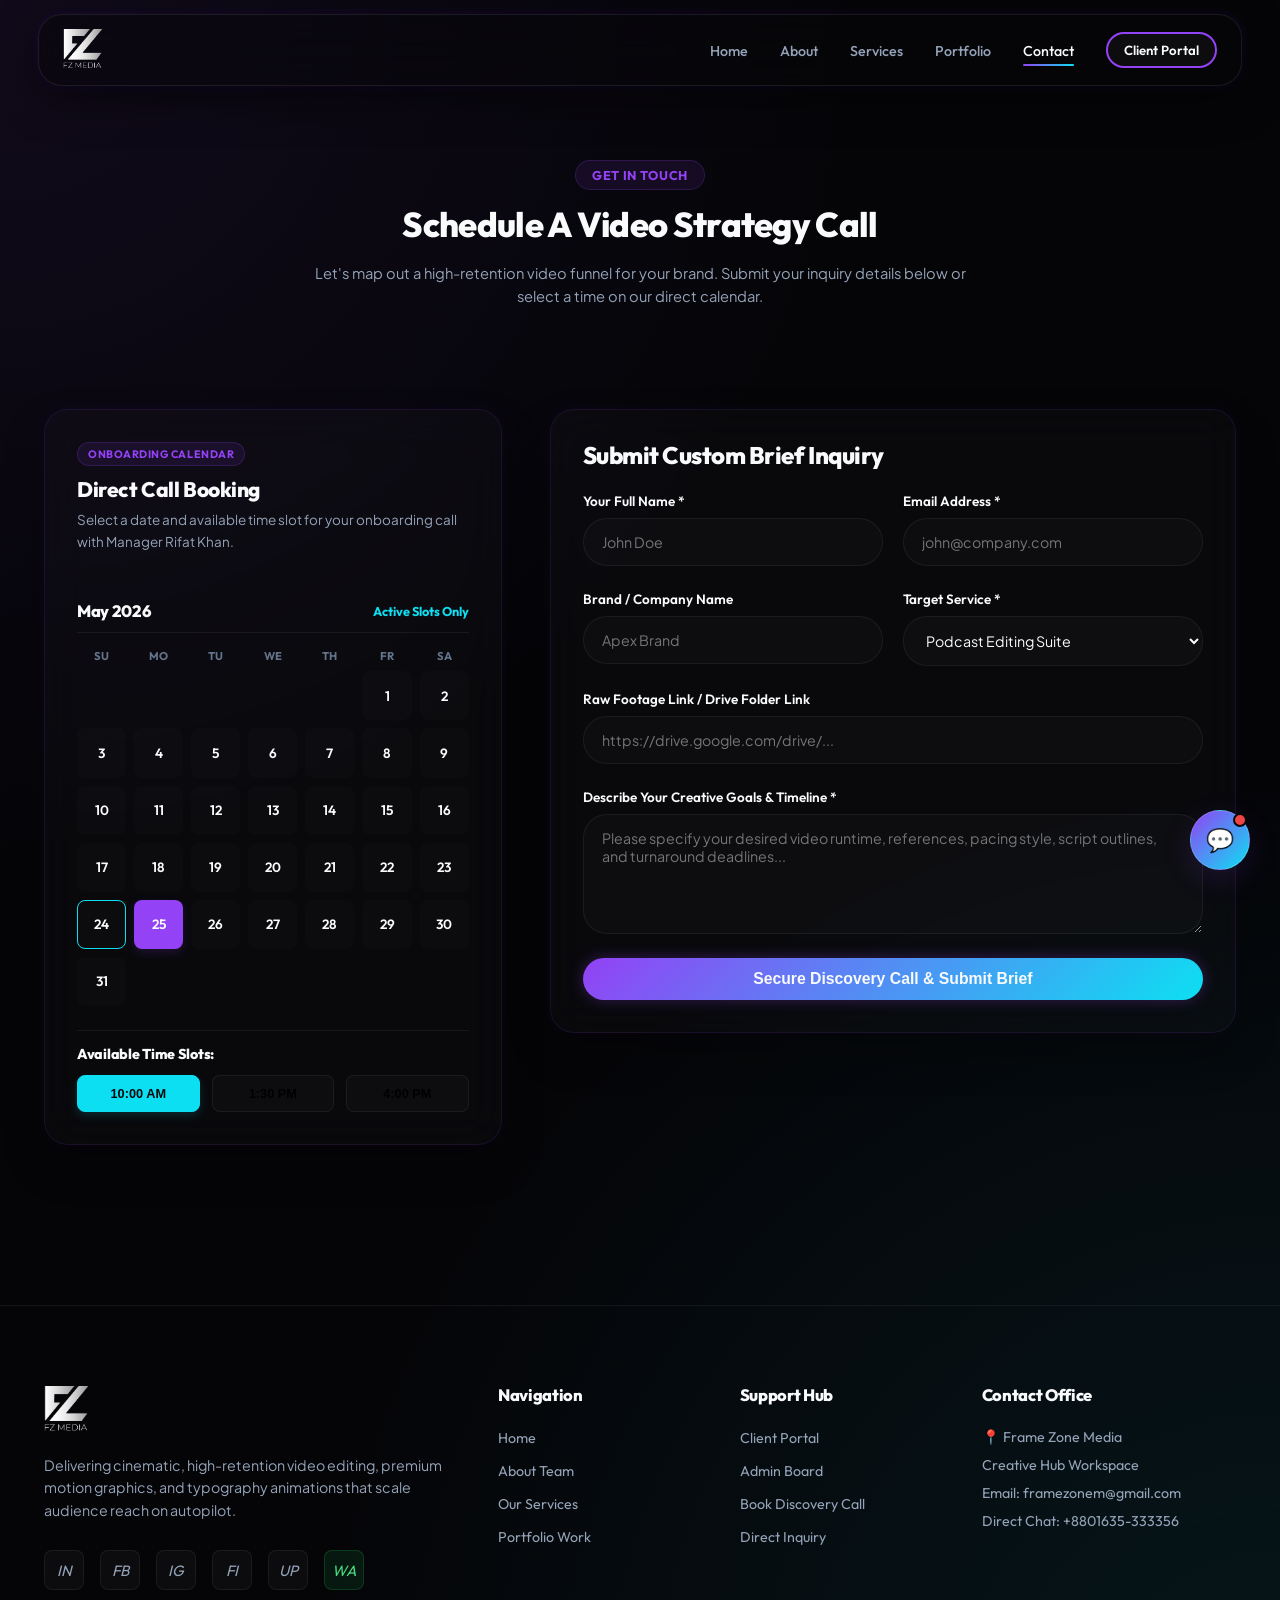
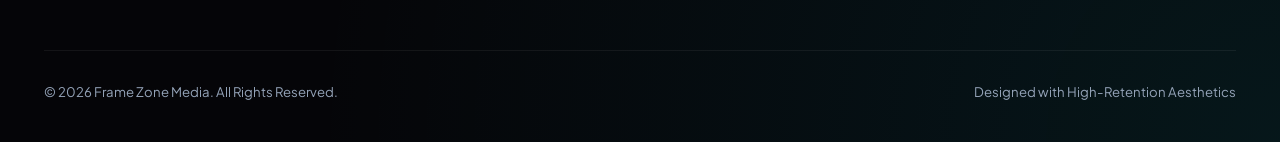
<file: contact.html>
<!DOCTYPE html>
<html lang="en">
<head>
    <meta charset="UTF-8">
    <meta name="viewport" content="width=device-width, initial-scale=1.0">
    <title>Contact & Booking | FZ Media | Schedule Discovery Call</title>
    <meta name="description" content="Get in touch with FZ Media. Submit your video briefs, link footage assets, or schedule an onboarding strategy meeting on our interactive calendar.">
    
    <!-- CSS Stylesheets -->
    <link rel="stylesheet" href="assets/css/global.css">
    <link rel="stylesheet" href="assets/css/pages.css">
    
    <!-- Favicon -->
    <link rel="shortcut icon" href="assets/img/logo/FZ%20logo.ico" type="image/x-icon">
</head>
<body>

    <!-- Shared Header Mounting -->
    <header id="global-header"></header>

    <main style="padding-top: 80px;">

        <!-- 1. Section Header -->
        <section class="section-padding" style="padding-bottom: 20px;">
            <div class="container">
                <div class="section-header" style="margin-bottom: 20px;">
                    <span class="section-badge">Get In Touch</span>
                    <h1 class="section-title">Schedule A Video Strategy Call</h1>
                    <p class="section-subtitle">Let's map out a high-retention video funnel for your brand. Submit your inquiry details below or select a time on our direct calendar.</p>
                </div>
            </div>
        </section>

        <!-- 2. Interactive Booking Grid -->
        <section style="padding-bottom: 100px;">
            <div class="container">
                
                <div class="contact-grid">
                    
                    <!-- Left: Calendar Scheduler Mockup -->
                    <div class="glass-card contact-info-panel">
                        <div>
                            <span class="section-badge" style="font-size: 0.72rem; padding: 4px 10px; margin-bottom: 12px;">Onboarding Calendar</span>
                            <h3 style="font-size: 1.4rem; margin-bottom: 8px;">Direct Call Booking</h3>
                            <p style="font-size: 0.9rem; color: var(--text-secondary);">Select a date and available time slot for your onboarding call with Manager Rifat Khan.</p>
                        </div>
                        
                        <div class="calendar-mockup">
                            <div class="calendar-header">
                                <h4 id="calendar-month">May 2026</h4>
                                <span style="font-size: 0.85rem; color: var(--accent-secondary); font-weight: 700;">Active Slots Only</span>
                            </div>
                            
                            <div class="calendar-grid">
                                <span class="calendar-day-name">Su</span>
                                <span class="calendar-day-name">Mo</span>
                                <span class="calendar-day-name">Tu</span>
                                <span class="calendar-day-name">We</span>
                                <span class="calendar-day-name">Th</span>
                                <span class="calendar-day-name">Fr</span>
                                <span class="calendar-day-name">Sa</span>
                                
                                <!-- Seeding a standard block for May 2026 (May 1st starts on Friday) -->
                                <span class="calendar-cell empty"></span>
                                <span class="calendar-cell empty"></span>
                                <span class="calendar-cell empty"></span>
                                <span class="calendar-cell empty"></span>
                                <span class="calendar-cell empty"></span>
                                <span class="calendar-cell">1</span>
                                <span class="calendar-cell">2</span>
                                
                                <span class="calendar-cell">3</span>
                                <span class="calendar-cell">4</span>
                                <span class="calendar-cell">5</span>
                                <span class="calendar-cell">6</span>
                                <span class="calendar-cell">7</span>
                                <span class="calendar-cell">8</span>
                                <span class="calendar-cell">9</span>
                                
                                <span class="calendar-cell">10</span>
                                <span class="calendar-cell">11</span>
                                <span class="calendar-cell">12</span>
                                <span class="calendar-cell">13</span>
                                <span class="calendar-cell">14</span>
                                <span class="calendar-cell">15</span>
                                <span class="calendar-cell">16</span>
                                
                                <span class="calendar-cell">17</span>
                                <span class="calendar-cell">18</span>
                                <span class="calendar-cell">19</span>
                                <span class="calendar-cell">20</span>
                                <span class="calendar-cell">21</span>
                                <span class="calendar-cell">22</span>
                                <span class="calendar-cell">23</span>
                                
                                <span class="calendar-cell today">24</span>
                                <span class="calendar-cell active">25</span>
                                <span class="calendar-cell">26</span>
                                <span class="calendar-cell">27</span>
                                <span class="calendar-cell">28</span>
                                <span class="calendar-cell">29</span>
                                <span class="calendar-cell">30</span>
                                <span class="calendar-cell">31</span>
                            </div>

                            <h4 style="font-size: 0.95rem; margin-bottom: 12px; border-top: 1px solid var(--border-color); padding-top: 16px;">Available Time Slots:</h4>
                            <div class="time-slots-container" id="time-slots">
                                <button class="time-slot-btn active" data-time="10:00 AM">10:00 AM</button>
                                <button class="time-slot-btn" data-time="1:30 PM">1:30 PM</button>
                                <button class="time-slot-btn" data-time="4:00 PM">4:00 PM</button>
                            </div>
                        </div>
                    </div>

                    <!-- Right: Contact Form -->
                    <div class="glass-card">
                        <form id="contact-form">
                            <h3 style="font-size: 1.6rem; margin-bottom: 24px;">Submit Custom Brief Inquiry</h3>
                            
                            <div class="form-grid" style="display: grid; grid-template-columns: 1fr 1fr; gap: 20px;">
                                <div class="form-group">
                                    <label class="form-label" for="client-name">Your Full Name *</label>
                                    <input type="text" id="client-name" class="form-control" placeholder="John Doe" required>
                                </div>
                                <div class="form-group">
                                    <label class="form-label" for="client-email">Email Address *</label>
                                    <input type="email" id="client-email" class="form-control" placeholder="john@company.com" required>
                                </div>
                            </div>
                            
                            <div class="form-grid" style="display: grid; grid-template-columns: 1fr 1fr; gap: 20px;">
                                <div class="form-group">
                                    <label class="form-label" for="client-brand">Brand / Company Name</label>
                                    <input type="text" id="client-brand" class="form-control" placeholder="Apex Brand">
                                </div>
                                <div class="form-group">
                                    <label class="form-label" for="service-select">Target Service *</label>
                                    <select id="service-select" class="form-control" style="background-color: var(--bg-secondary); border-color: var(--border-color); cursor: pointer;" required>
                                        <option value="Podcast Editing">Podcast Editing Suite</option>
                                        <option value="Cinematic Video Editing">Cinematic Video Editing</option>
                                        <option value="Motion Graphics">Motion Graphics (After Effects)</option>
                                        <option value="Real Estate Drone">Real Estate Drone Editing</option>
                                    </select>
                                </div>
                            </div>

                            <div class="form-group">
                                <label class="form-label" for="client-website">Raw Footage Link / Drive Folder Link</label>
                                <input type="url" id="client-website" class="form-control" placeholder="https://drive.google.com/drive/...">
                            </div>

                            <div class="form-group">
                                <label class="form-label" for="client-details">Describe Your Creative Goals & Timeline *</label>
                                <textarea id="client-details" class="form-control" placeholder="Please specify your desired video runtime, references, pacing style, script outlines, and turnaround deadlines..." required></textarea>
                            </div>

                            <div style="margin-top: 16px;">
                                <button type="submit" class="btn-primary" style="width: 100%; justify-content: center; font-size: 1.05rem;">
                                    Secure Discovery Call & Submit Brief
                                </button>
                            </div>
                        </form>
                    </div>

                </div>

            </div>
        </section>

    </main>

    <!-- Shared Footer Mounting -->
    <footer id="global-footer"></footer>

    <!-- JS Core & Controller -->
    <script src="assets/js/global.js?v=5.0"></script>
    <script>
        document.addEventListener("DOMContentLoaded", () => {
            setupIntakeForm();
            setupCalendarInteractions();
        });

        // Parse pricing parameters if present
        function setupIntakeForm() {
            const params = new URLSearchParams(window.location.search);
            const selectedService = params.get("service");
            
            if (selectedService) {
                const selectEl = document.getElementById("service-select");
                if (selectEl) selectEl.value = selectedService;
            }

            const form = document.getElementById("contact-form");
            if (!form) return;

            form.addEventListener("submit", (e) => {
                e.preventDefault();

                const db = getDB();
                
                // Fetch active selected date/time values
                const selectedDayCell = document.querySelector(".calendar-cell.active");
                const selectedDay = selectedDayCell ? selectedDayCell.textContent : "25";
                const selectedTimeBtn = document.querySelector(".time-slot-btn.active");
                const selectedTime = selectedTimeBtn ? selectedTimeBtn.getAttribute("data-time") : "10:00 AM";

                const newInquiry = {
                    id: "inq-" + Date.now(),
                    name: document.getElementById("client-name").value.trim(),
                    email: document.getElementById("client-email").value.trim(),
                    brand: document.getElementById("client-brand").value.trim(),
                    service: document.getElementById("service-select").value,
                    assetsLink: document.getElementById("client-website").value.trim(),
                    details: document.getElementById("client-details").value.trim(),
                    scheduledCall: `May ${selectedDay}, 2026 at ${selectedTime}`,
                    dateReceived: new Date().toLocaleDateString()
                };

                db.inbox.push(newInquiry);
                saveDB(db);

                alert(`Thank you, ${newInquiry.name}! Your strategy call is scheduled for ${newInquiry.scheduledCall}. We have logged your project brief details!`);
                form.reset();
            });
        }

        // Calendar visual selections
        function setupCalendarInteractions() {
            const cells = document.querySelectorAll(".calendar-cell:not(.empty)");
            cells.forEach(cell => {
                cell.addEventListener("click", () => {
                    cells.forEach(c => c.classList.remove("active"));
                    cell.classList.add("active");
                });
            });

            const slots = document.querySelectorAll(".time-slot-btn");
            slots.forEach(slot => {
                slot.addEventListener("click", () => {
                    slots.forEach(s => s.classList.remove("active"));
                    slot.classList.add("active");
                });
            });
        }
    </script>
</body>
</html>
</file>
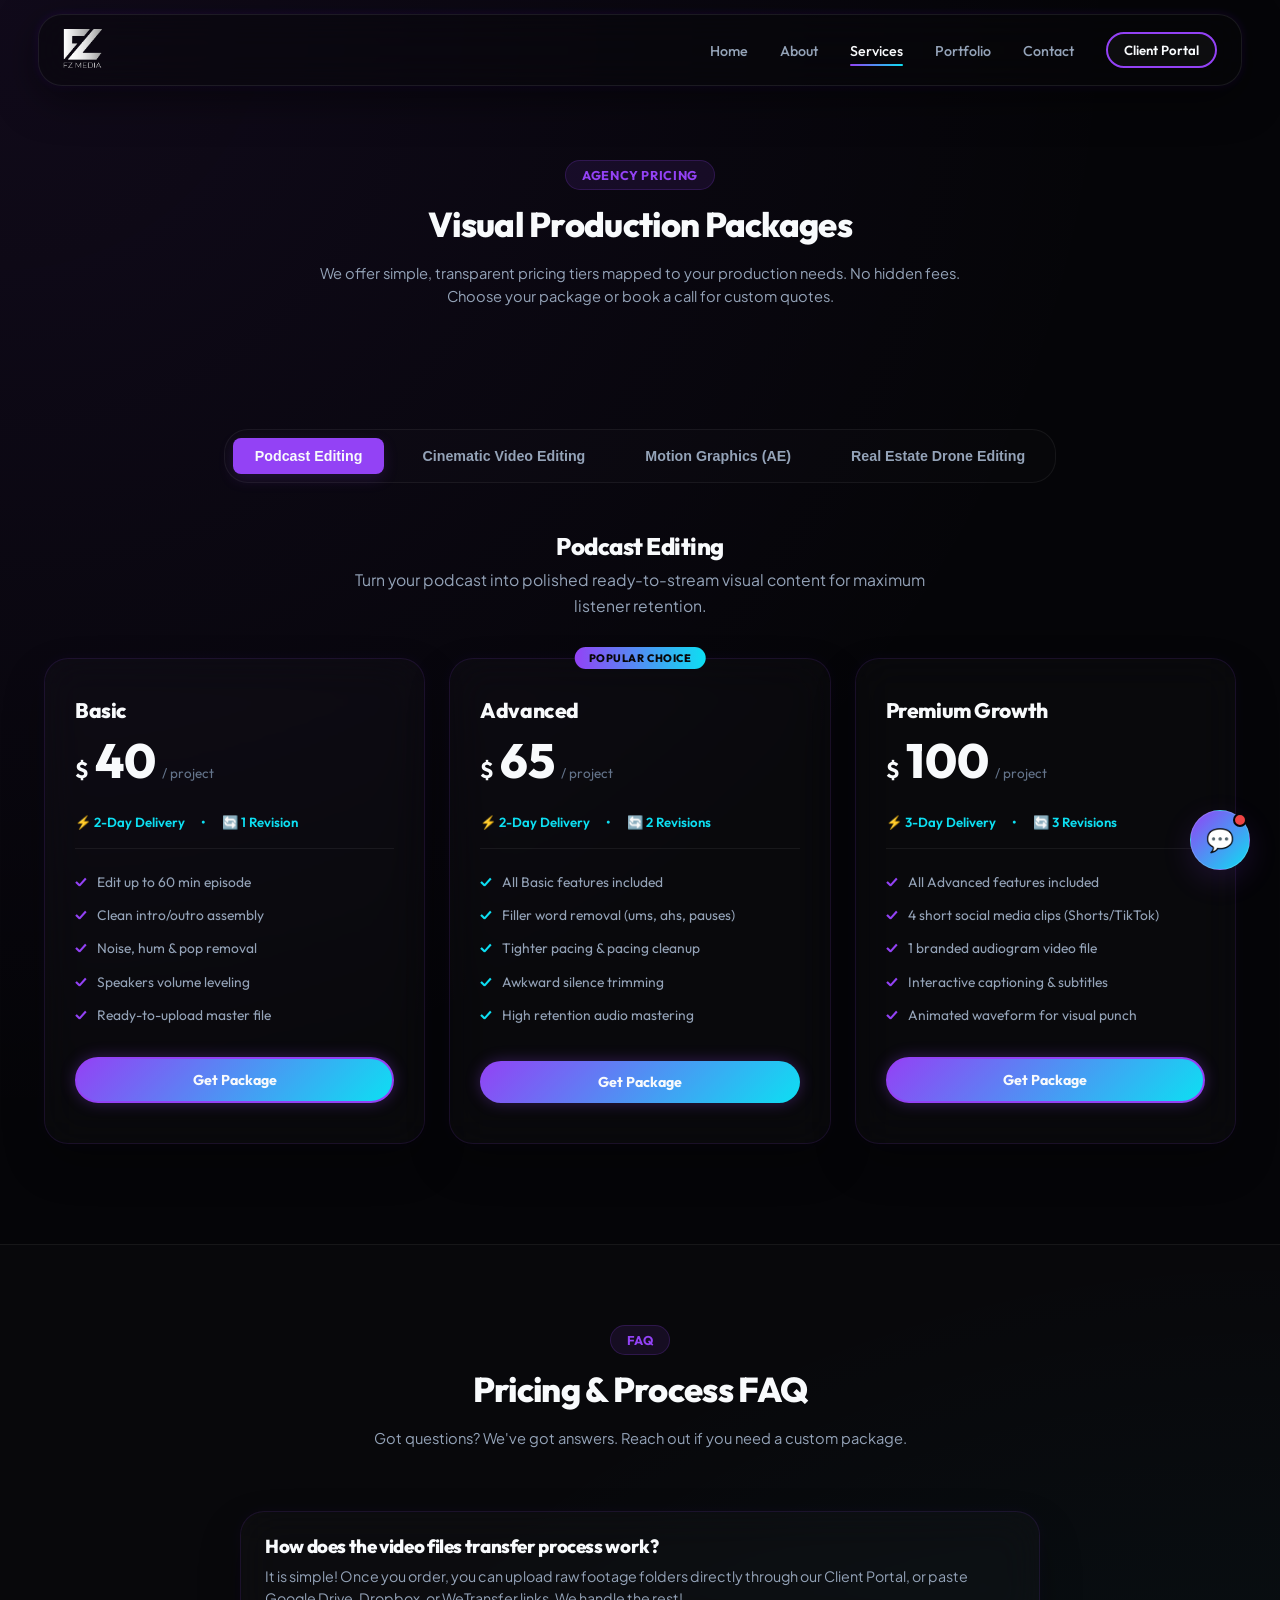
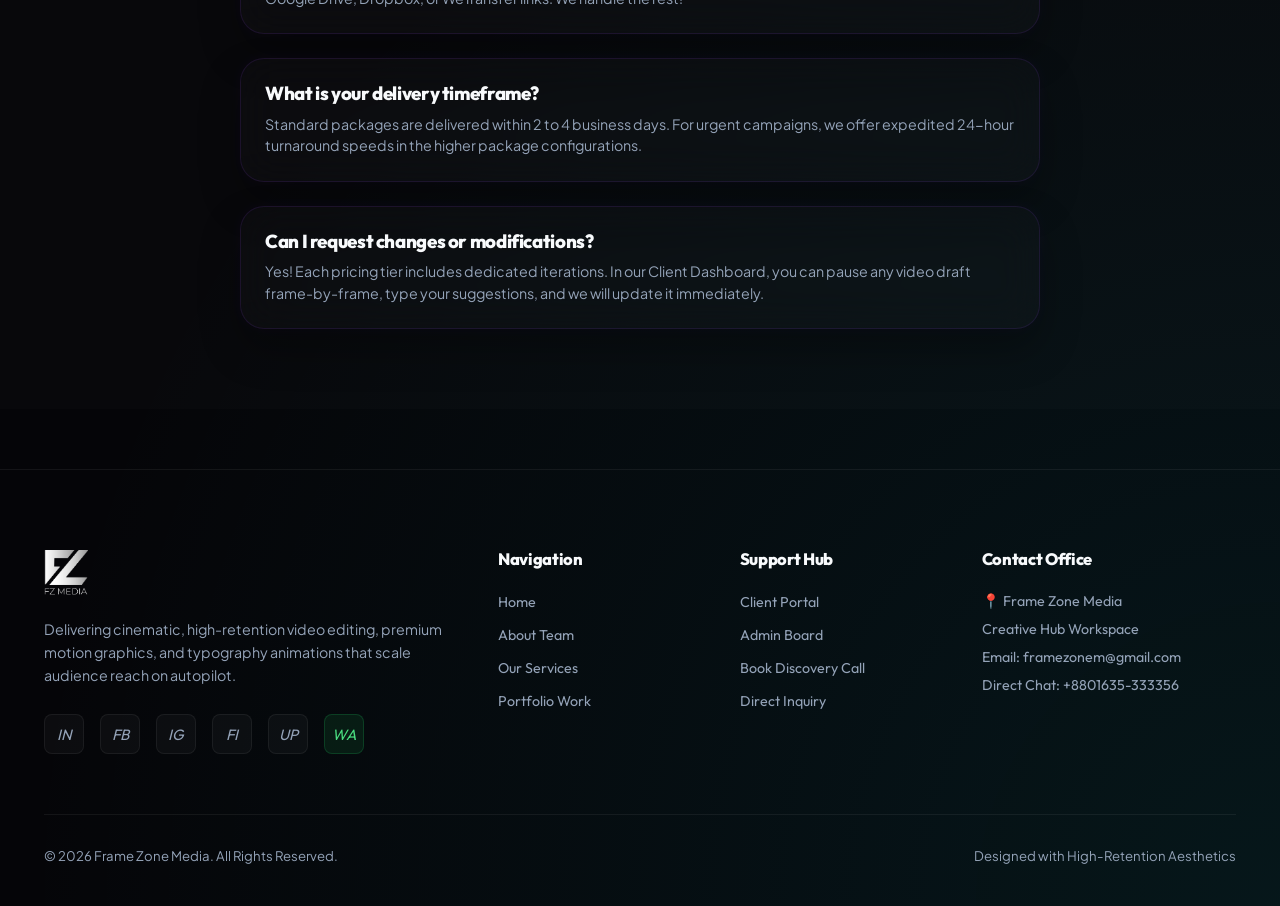
<file: services.html>
<!DOCTYPE html>
<html lang="en">
<head>
    <meta charset="UTF-8">
    <meta name="viewport" content="width=device-width, initial-scale=1.0">
    <title>Services & Pricing | FZ Media | Video Editing & Motion Graphics Tiers</title>
    <meta name="description" content="View Frame Zone Media's competitive pricing packages for Podcast Editing, Video Editing, Motion Graphics, and Real Estate drone edits.">
    
    <!-- CSS Stylesheets -->
    <link rel="stylesheet" href="assets/css/global.css">
    <link rel="stylesheet" href="assets/css/pages.css">
    
    <!-- Favicon -->
    <link rel="shortcut icon" href="assets/img/logo/FZ%20logo.ico" type="image/x-icon">
</head>
<body>

    <!-- Shared Header Mounting -->
    <header id="global-header"></header>

    <main style="padding-top: 80px;">

        <!-- 1. Header Hero -->
        <section class="services-hero section-padding" style="position: relative; overflow: hidden; padding-bottom: 20px;">
            <div class="container">
                <div class="section-header" style="margin-bottom: 40px;">
                    <span class="section-badge">Agency Pricing</span>
                    <h1 class="section-title">Visual Production Packages</h1>
                    <p class="section-subtitle">We offer simple, transparent pricing tiers mapped to your production needs. No hidden fees. Choose your package or book a call for custom quotes.</p>
                </div>
            </div>
        </section>

        <!-- 2. Interactive Services Tabs & Pricing Section -->
        <section class="services-pricing-section" style="padding-bottom: 100px;">
            <div class="container">
                
                <!-- Dynamic Category Selector Tabs -->
                <div class="services-tab-container">
                    <div class="services-tabs-list" id="services-tabs-list">
                        <!-- Populated dynamically via JS -->
                    </div>
                </div>

                <!-- Subtitle / Hook for Active Service -->
                <div style="text-align: center; margin-bottom: 40px; max-width: 600px; margin-left: auto; margin-right: auto;">
                    <h3 id="active-service-title" style="font-size: 1.6rem; color: var(--text-primary); margin-bottom: 8px;">Podcast Editing</h3>
                    <p id="active-service-subtitle" style="font-size: 1.05rem; color: var(--text-secondary);">Turn your podcast into polished ready-to-stream visual content for maximum listener retention.</p>
                </div>

                <!-- Dynamic Pricing Tiers Grid -->
                <div class="pricing-tiers-grid" id="pricing-tiers-grid">
                    <!-- Populated dynamically via JS -->
                </div>

            </div>
        </section>

        <!-- 3. Dynamic Comparison Accordion or FAQ -->
        <section class="faq-section section-padding" style="background: rgba(255, 255, 255, 0.01); border-top: 1px solid var(--border-color);">
            <div class="container">
                <div class="section-header">
                    <span class="section-badge">FAQ</span>
                    <h2 class="section-title">Pricing & Process FAQ</h2>
                    <p class="section-subtitle">Got questions? We've got answers. Reach out if you need a custom package.</p>
                </div>

                <div style="max-width: 800px; margin: 0 auto; display: flex; flex-direction: column; gap: 24px;">
                    <div class="glass-card" style="padding: 24px;">
                        <h4 style="font-size: 1.25rem; color: var(--text-primary); margin-bottom: 10px;">How does the video files transfer process work?</h4>
                        <p style="font-size: 0.95rem; line-height: 1.5;">It is simple! Once you order, you can upload raw footage folders directly through our Client Portal, or paste Google Drive, Dropbox, or WeTransfer links. We handle the rest!</p>
                    </div>
                    
                    <div class="glass-card" style="padding: 24px;">
                        <h4 style="font-size: 1.25rem; color: var(--text-primary); margin-bottom: 10px;">What is your delivery timeframe?</h4>
                        <p style="font-size: 0.95rem; line-height: 1.5;">Standard packages are delivered within 2 to 4 business days. For urgent campaigns, we offer expedited 24-hour turnaround speeds in the higher package configurations.</p>
                    </div>
                    
                    <div class="glass-card" style="padding: 24px;">
                        <h4 style="font-size: 1.25rem; color: var(--text-primary); margin-bottom: 10px;">Can I request changes or modifications?</h4>
                        <p style="font-size: 0.95rem; line-height: 1.5;">Yes! Each pricing tier includes dedicated iterations. In our Client Dashboard, you can pause any video draft frame-by-frame, type your suggestions, and we will update it immediately.</p>
                    </div>
                </div>
            </div>
        </section>

    </main>

    <!-- Shared Footer Mounting -->
    <footer id="global-footer"></footer>

    <!-- JS Core & Dynamic Logic -->
    <script src="assets/js/global.js?v=5.0"></script>
    <script>
        let activeServiceIdx = 0;

        document.addEventListener("DOMContentLoaded", () => {
            renderTabs();
            renderPricingGrid();
        });

        function renderTabs() {
            const listContainer = document.getElementById("services-tabs-list");
            if (!listContainer) return;

            const db = getDB();
            
            listContainer.innerHTML = db.services.map((srv, idx) => {
                let activeClass = idx === activeServiceIdx ? "active" : "";
                return `<button class="services-tab-trigger ${activeClass}" onclick="switchService(${idx})">${srv.name}</button>`;
            }).join("");
        }

        function renderPricingGrid() {
            const grid = document.getElementById("pricing-tiers-grid");
            const activeTitle = document.getElementById("active-service-title");
            const activeSub = document.getElementById("active-service-subtitle");
            
            if (!grid || !activeTitle || !activeSub) return;

            const db = getDB();
            const srv = db.services[activeServiceIdx];

            activeTitle.textContent = srv.name;
            activeSub.textContent = srv.subtitle;

            grid.innerHTML = srv.packages.map((pkg, idx) => {
                // Style popular card (standard tier typically index 1)
                let isPopular = idx === 1;
                let popularMarkup = isPopular ? `<div class="popular-badge">Popular Choice</div>` : "";
                let popularClass = isPopular ? "popular" : "";

                let featuresMarkup = pkg.features.map(feat => `
                    <div class="tier-feature-item">
                        <span class="feature-check">✓</span>
                        <span>${feat}</span>
                    </div>
                `).join("");

                return `
                    <div class="glass-card pricing-tier-card ${popularClass}">
                        ${popularMarkup}
                        <div>
                            <h3 class="tier-name">${pkg.name}</h3>
                            <div class="tier-price-box">
                                <span class="tier-currency">$</span>
                                <span class="tier-price">${pkg.price}</span>
                                <span class="tier-period">/ project</span>
                            </div>
                            
                            <div class="tier-details-row">
                                <span>⚡ ${pkg.delivery}</span>
                                <span>•</span>
                                <span>🔄 ${pkg.revisions}</span>
                            </div>
                            
                            <div class="tier-features-list">
                                ${featuresMarkup}
                            </div>
                        </div>
                        
                        <a href="checkout.html?service=${encodeURIComponent(srv.name)}&package=${encodeURIComponent(pkg.name)}" 
                           class="btn-primary tier-btn ${isPopular ? '' : 'btn-secondary'}">
                           Get Package
                        </a>
                    </div>
                `;
            }).join("");
        }

        window.switchService = function(idx) {
            activeServiceIdx = idx;
            renderTabs();
            renderPricingGrid();
        };
    </script>
</body>
</html>
</file>
<file: assets/css/global.css>
/* FZ Media - Global Premium Design System */

@import url('https://fonts.googleapis.com/css2?family=Outfit:wght@300;400;500;600;700;800&family=Plus+Jakarta+Sans:wght@300;400;500;600;700&display=swap');

:root {
    /* Baseline Brand HSL Colors - Modifiable dynamically via JS */
    --bg-primary-h: 240;
    --bg-primary-s: 10%;
    --bg-primary-l: 3.5%;
    
    --bg-secondary-h: 240;
    --bg-secondary-s: 10%;
    --bg-secondary-l: 6%;

    --bg-tertiary-h: 240;
    --bg-tertiary-s: 10%;
    --bg-tertiary-l: 9%;

    --accent-primary-h: 267;
    --accent-primary-s: 90%;
    --accent-primary-l: 61%;

    --accent-secondary-h: 185;
    --accent-secondary-s: 90%;
    --accent-secondary-l: 50%;

    /* Actual Computed Variables */
    --bg-primary: hsl(var(--bg-primary-h), var(--bg-primary-s), var(--bg-primary-l));
    --bg-secondary: hsl(var(--bg-secondary-h), var(--bg-secondary-s), var(--bg-secondary-l));
    --bg-tertiary: hsl(var(--bg-tertiary-h), var(--bg-tertiary-s), var(--bg-tertiary-l));
    
    --accent-primary: hsl(var(--accent-primary-h), var(--accent-primary-s), var(--accent-primary-l));
    --accent-secondary: hsl(var(--accent-secondary-h), var(--accent-secondary-s), var(--accent-secondary-l));
    --accent-primary-glow: hsla(var(--accent-primary-h), var(--accent-primary-s), var(--accent-primary-l), 0.15);
    --accent-secondary-glow: hsla(var(--accent-secondary-h), var(--accent-secondary-s), var(--accent-secondary-l), 0.15);
    
    --text-primary: #f8fafc;
    --text-secondary: #94a3b8;
    --text-muted: #64748b;
    
    --border-color: rgba(255, 255, 255, 0.06);
    --border-glow: rgba(255, 255, 255, 0.12);
    
    /* Fonts & Radii */
    --font-headings: 'Outfit', sans-serif;
    --font-body: 'Plus Jakarta Sans', sans-serif;
    
    --radius-lg: 18px;
    --radius-md: 12px;
    --radius-sm: 8px;
    
    /* Advanced Style Engine Dynamic Settings Override Fallbacks */
    --border-thickness: 1px;
    --glass-blur: 16px;
    --glow-intensity: 1.0;
    --glow-speed: 3s;
    --grid-gap: 30px;
    --section-padding: 80px 0;
    
    --transition-smooth: all 0.35s cubic-bezier(0.16, 1, 0.3, 1);
    --transition-snappy: all 0.2s cubic-bezier(0.4, 0, 0.2, 1);
}


/* Global Reset & Base Setup */
*, *::before, *::after {
    box-sizing: border-box;
    margin: 0;
    padding: 0;
}

html {
    scroll-behavior: smooth;
    background-color: var(--bg-primary);
    color: var(--text-primary);
    font-family: var(--font-body);
    font-size: 15px;
    -webkit-font-smoothing: antialiased;
    -moz-osx-font-smoothing: grayscale;
}

body {
    min-height: 100vh;
    overflow-x: hidden;
    background-color: var(--bg-primary);
    position: relative;
}

body::before {
    content: "";
    position: fixed;
    top: 0;
    left: 0;
    width: 100%;
    height: 100%;
    z-index: -1;
    background-color: var(--bg-primary);
    background-image: 
        radial-gradient(circle at 10% 20%, var(--accent-primary-glow) 0%, transparent 40%),
        radial-gradient(circle at 90% 80%, var(--accent-secondary-glow) 0%, transparent 45%);
    pointer-events: none;
    transition: background 0.5s ease, background-image 0.5s ease;
}


/* Typography */
h1, h2, h3, h4, h5, h6 {
    font-family: var(--font-headings);
    font-weight: 800;
    line-height: 1.1;
    letter-spacing: -0.02em;
    color: var(--text-primary);
}

p {
    font-family: var(--font-body);
    font-weight: 400;
    line-height: 1.6;
    color: var(--text-secondary);
}

a {
    color: inherit;
    text-decoration: none;
    transition: var(--transition-snappy);
}

ul {
    list-style: none;
}

/* Elegant Scrollbar */
::-webkit-scrollbar {
    width: 8px;
}
::-webkit-scrollbar-track {
    background: var(--bg-primary);
}
::-webkit-scrollbar-thumb {
    background: var(--bg-tertiary);
    border-radius: 4px;
    border: 2px solid var(--bg-primary);
}
::-webkit-scrollbar-thumb:hover {
    background: var(--accent-primary);
}

/* Layout Utilities */
.container {
    width: 100%;
    max-width: 1240px;
    margin: 0 auto;
    padding: 0 24px;
}

.section-padding {
    padding: 100px 0;
}

@media (max-width: 768px) {
    .section-padding {
        padding: 60px 0;
    }
}

/* Dynamic Glowing Accent Elements */
.text-gradient {
    background: linear-gradient(135deg, var(--text-primary) 30%, var(--accent-primary) 100%);
    -webkit-background-clip: text;
    -webkit-text-fill-color: transparent;
    background-clip: text;
}

.text-gradient-cyan {
    background: linear-gradient(135deg, var(--accent-primary) 0%, var(--accent-secondary) 100%);
    -webkit-background-clip: text;
    -webkit-text-fill-color: transparent;
    background-clip: text;
}

/* Premium Navigation Header */
header.sticky-header {
    position: fixed;
    top: 0;
    left: 0;
    width: 100%;
    z-index: 1000;
    padding: 20px 0;
    transition: var(--transition-smooth);
}

header.sticky-header.scrolled {
    padding: 12px 0;
    background: hsla(var(--bg-primary-h), var(--bg-primary-s), var(--bg-primary-l), 0.75);
    backdrop-filter: blur(16px);
    -webkit-backdrop-filter: blur(16px);
    border-bottom: 1px solid var(--border-color);
    box-shadow: 0 10px 30px rgba(0, 0, 0, 0.3);
}

.nav-wrapper {
    display: flex;
    justify-content: space-between;
    align-items: center;
}

.brand-logo-container {
    display: flex;
    align-items: center;
    gap: 12px;
}

.brand-logo-img {
    height: 42px;
    width: auto;
    object-fit: contain;
    transition: var(--transition-smooth);
}

.brand-name {
    font-size: 1.4rem;
    font-weight: 800;
    letter-spacing: -0.03em;
    font-family: var(--font-headings);
    background: linear-gradient(to right, #fff, #b4bec9);
    -webkit-background-clip: text;
    -webkit-text-fill-color: transparent;
}

.nav-menu-links {
    display: flex;
    align-items: center;
    gap: 32px;
}

.nav-link-item {
    font-size: 0.95rem;
    font-weight: 500;
    color: var(--text-secondary);
    position: relative;
    padding: 6px 0;
}

.nav-link-item::after {
    content: '';
    position: absolute;
    bottom: 0;
    left: 0;
    width: 0;
    height: 2px;
    background: linear-gradient(90deg, var(--accent-primary), var(--accent-secondary));
    transition: var(--transition-smooth);
    border-radius: 4px;
}

.nav-link-item:hover {
    color: var(--text-primary);
}

.nav-link-item:hover::after {
    width: 100%;
}

.nav-link-item.active {
    color: var(--text-primary);
}

.nav-link-item.active::after {
    width: 100%;
}

/* Hamburguer & Mobile Nav */
.menu-toggle-btn {
    display: none;
    flex-direction: column;
    gap: 6px;
    background: none;
    border: none;
    cursor: pointer;
    z-index: 1010;
}

.menu-toggle-bar {
    width: 24px;
    height: 2px;
    background-color: var(--text-primary);
    transition: var(--transition-smooth);
}

@media (max-width: 991px) {
    .menu-toggle-btn {
        display: flex;
    }
    
    .nav-menu-links {
        position: fixed;
        top: 0;
        right: -100%;
        width: 80%;
        max-width: 400px;
        height: 100vh;
        background: rgba(var(--bg-secondary-h), var(--bg-secondary-s), var(--bg-secondary-l), 0.98);
        backdrop-filter: blur(20px);
        -webkit-backdrop-filter: blur(20px);
        border-left: 1px solid var(--border-color);
        flex-direction: column;
        justify-content: center;
        gap: 40px;
        padding: 40px;
        transition: var(--transition-smooth);
        z-index: 1005;
    }

    .nav-menu-links.open {
        right: 0;
    }

    .menu-toggle-btn.open .menu-toggle-bar:nth-child(1) {
        transform: rotate(45deg) translate(5px, 6px);
    }

    .menu-toggle-btn.open .menu-toggle-bar:nth-child(2) {
        opacity: 0;
    }

    .menu-toggle-btn.open .menu-toggle-bar:nth-child(3) {
        transform: rotate(-45deg) translate(5px, -7px);
    }
}

/* Buttons */
.btn-primary {
    display: inline-flex;
    align-items: center;
    gap: 10px;
    background: linear-gradient(135deg, var(--accent-primary) 0%, hsla(var(--accent-primary-h), var(--accent-primary-s), var(--accent-primary-l), 0.7) 100%);
    color: var(--text-primary);
    padding: 12px 28px;
    border-radius: var(--radius-md);
    font-weight: 600;
    font-size: 0.95rem;
    border: 1px solid rgba(255, 255, 255, 0.1);
    cursor: pointer;
    box-shadow: 0 10px 25px hsla(var(--accent-primary-h), var(--accent-primary-s), 30%, 0.2);
    transition: var(--transition-smooth);
}

.btn-primary:hover {
    transform: translateY(-3px);
    box-shadow: 0 15px 35px hsla(var(--accent-primary-h), var(--accent-primary-s), 30%, 0.35);
    background: linear-gradient(135deg, var(--accent-primary) 0%, var(--accent-secondary) 100%);
}

.btn-primary:active {
    transform: translateY(-1px);
}

.btn-secondary {
    display: inline-flex;
    align-items: center;
    gap: 10px;
    background: rgba(255, 255, 255, 0.03);
    color: var(--text-primary);
    padding: 12px 28px;
    border-radius: var(--radius-md);
    font-weight: 600;
    font-size: 0.95rem;
    border: 1px solid var(--border-color);
    cursor: pointer;
    transition: var(--transition-smooth);
}

.btn-secondary:hover {
    background: rgba(255, 255, 255, 0.08);
    border-color: var(--border-glow);
    transform: translateY(-2px);
}

/* Glassmorphic Cards */
.glass-card {
    background: var(--card-bg-custom, rgba(var(--bg-secondary-h), var(--bg-secondary-s), var(--bg-secondary-l), 0.4));
    backdrop-filter: blur(var(--glass-blur, 12px));
    -webkit-backdrop-filter: blur(var(--glass-blur, 12px));
    border: var(--border-thickness, 1px) solid var(--border-color-custom, var(--border-color));
    border-radius: var(--radius-lg);
    padding: 32px;
    transition: var(--transition-smooth);
}

.glass-card:hover {
    border-color: var(--border-color-custom, var(--border-glow));
    background: var(--card-bg-custom, rgba(var(--bg-secondary-h), var(--bg-secondary-s), var(--bg-secondary-l), 0.65));
    box-shadow: 0 20px 40px rgba(0, 0, 0, 0.25);
}


/* Custom Input Fields */
.form-group {
    margin-bottom: 24px;
    display: flex;
    flex-direction: column;
    gap: 8px;
}

.form-label {
    font-size: 0.9rem;
    font-weight: 600;
    color: var(--text-primary);
}

.form-control {
    background: rgba(255, 255, 255, 0.02);
    border: 1px solid var(--border-color);
    border-radius: var(--radius-md);
    padding: 14px 18px;
    color: var(--text-primary);
    font-family: var(--font-body);
    font-size: 0.95rem;
    transition: var(--transition-snappy);
    width: 100%;
}

.form-control:focus {
    outline: none;
    border-color: var(--accent-primary);
    background: rgba(255, 255, 255, 0.05);
    box-shadow: 0 0 15px var(--accent-primary-glow);
}

textarea.form-control {
    min-height: 120px;
    resize: vertical;
}

/* Section Header */
.section-header {
    text-align: center;
    max-width: 680px;
    margin: 0 auto 60px auto;
}

.section-badge {
    display: inline-block;
    padding: 6px 16px;
    border-radius: 100px;
    background: hsla(var(--accent-primary-h), var(--accent-primary-s), var(--accent-primary-l), 0.1);
    border: 1px solid hsla(var(--accent-primary-h), var(--accent-primary-s), var(--accent-primary-l), 0.2);
    color: var(--accent-primary);
    font-size: 0.85rem;
    font-weight: 700;
    text-transform: uppercase;
    letter-spacing: 0.05em;
    margin-bottom: 16px;
}

.section-title {
    font-size: 2.3rem;
    margin-bottom: 18px;
}

.section-subtitle {
    font-size: 0.98rem;
    color: var(--text-secondary);
    line-height: 1.6;
}

@media (max-width: 768px) {
    .section-title {
        font-size: 2.2rem;
    }
}

/* Elegant Premium Footer */
footer.premium-footer {
    border-top: 1px solid var(--border-color);
    background: rgba(var(--bg-secondary-h), var(--bg-secondary-s), var(--bg-secondary-l), 0.3);
    padding: 80px 0 40px 0;
    margin-top: 60px;
}

.footer-grid {
    display: grid;
    grid-template-columns: 2fr 1fr 1fr 1.2fr;
    gap: 48px;
    margin-bottom: 60px;
}

.footer-brand-col {
    display: flex;
    flex-direction: column;
    gap: 20px;
}

.footer-description {
    font-size: 0.95rem;
    color: var(--text-secondary);
    line-height: 1.6;
}

.footer-social-icons {
    display: flex;
    gap: 16px;
    margin-top: 8px;
}

.social-icon-btn {
    width: 40px;
    height: 40px;
    border-radius: var(--radius-sm);
    background: rgba(255, 255, 255, 0.03);
    border: 1px solid var(--border-color);
    display: flex;
    align-items: center;
    justify-content: center;
    color: var(--text-secondary);
    transition: var(--transition-smooth);
}

.social-icon-btn:hover {
    color: var(--text-primary);
    background: var(--accent-primary);
    border-color: var(--accent-primary);
    transform: translateY(-3px);
    box-shadow: 0 10px 20px var(--accent-primary-glow);
}

.footer-col-title {
    font-size: 1.1rem;
    font-weight: 700;
    margin-bottom: 24px;
    color: var(--text-primary);
}

.footer-links-list {
    display: flex;
    flex-direction: column;
    gap: 14px;
}

.footer-link-item {
    font-size: 0.95rem;
    color: var(--text-secondary);
    transition: var(--transition-snappy);
}

.footer-link-item:hover {
    color: var(--text-primary);
    padding-left: 4px;
}

.footer-bottom {
    border-top: 1px solid var(--border-color);
    padding-top: 30px;
    display: flex;
    justify-content: space-between;
    align-items: center;
    font-size: 0.88rem;
    color: var(--text-muted);
}

@media (max-width: 991px) {
    .footer-grid {
        grid-template-columns: 1fr 1fr;
        gap: 40px;
    }
}

@media (max-width: 576px) {
    .footer-grid {
        grid-template-columns: 1fr;
        gap: 30px;
    }
    
    .footer-bottom {
        flex-direction: column;
        gap: 16px;
        text-align: center;
    }
}

/* ==========================================================================
   PREMIUM THEMES SYSTEM: 3D LIQUID & SAAS OVERRIDES
   ========================================================================== */

/* 1. 3D Liquid Glow Theme Override (Fluid Gradients & Glowing Shadows) */
body.theme-liquid::before {
    background-color: var(--bg-primary, #030008);
    background-image: 
        radial-gradient(circle at 10% 20%, hsla(var(--accent-primary-h), var(--accent-primary-s), var(--accent-primary-l), 0.15) 0%, transparent 45%),
        radial-gradient(circle at 90% 80%, hsla(var(--accent-secondary-h), var(--accent-secondary-s), var(--accent-secondary-l), 0.15) 0%, transparent 50%),
        radial-gradient(circle at 50% 50%, hsla(var(--accent-primary-h), var(--accent-primary-s), var(--accent-primary-l), 0.05) 0%, transparent 60%);
}


body.theme-liquid .glass-card {
    border-radius: var(--radius-lg, 24px);
    background: var(--card-bg-custom, rgba(10, 5, 20, 0.45));
    border: var(--border-thickness, 1px) solid var(--border-color-custom, rgba(255, 255, 255, 0.09));
    box-shadow: 
        0 25px 50px -12px rgba(0, 0, 0, 0.6), 
        inset 0 1px 0 rgba(255, 255, 255, 0.15), 
        0 0 40px var(--glow-color-custom, hsla(var(--accent-primary-h), var(--accent-primary-s), var(--accent-primary-l), 0.08));
    backdrop-filter: blur(var(--glass-blur, 30px));
    -webkit-backdrop-filter: blur(var(--glass-blur, 30px));
    transition: var(--transition-smooth);
}

body.theme-liquid .glass-card:hover {
    transform: translateY(-4px) scale(1.01);
    border-color: var(--border-color-custom, hsla(var(--accent-secondary-h), var(--accent-secondary-s), var(--accent-secondary-l), 0.3));
    box-shadow: 
        0 30px 60px -10px rgba(0, 0, 0, 0.7), 
        inset 0 1px 0 rgba(255, 255, 255, 0.25), 
        0 0 50px var(--glow-color-custom, hsla(var(--accent-secondary-h), var(--accent-secondary-s), var(--accent-secondary-l), 0.15));
}

body.theme-liquid .btn-primary {
    border-radius: 100px;
    background: linear-gradient(135deg, var(--accent-primary) 0%, var(--accent-secondary) 100%);
    border: none;
    box-shadow: 0 8px 24px hsla(var(--accent-primary-h), var(--accent-primary-s), var(--accent-primary-l), 0.4);
}

body.theme-liquid .btn-primary:hover {
    box-shadow: 0 12px 30px hsla(var(--accent-secondary-h), var(--accent-secondary-s), var(--accent-secondary-l), 0.6);
    transform: translateY(-2px) scale(1.03);
}

body.theme-liquid .btn-secondary {
    border-radius: 100px;
    border: 2px solid var(--accent-primary);
}

/* Background floating fluid blobs for Liquid Theme */
.liquid-bg-blob {
    position: fixed;
    width: 500px;
    height: 500px;
    border-radius: 50%;
    filter: blur(140px);
    opacity: 0.18;
    z-index: -1;
    pointer-events: none;
    animation: float-blob 25s infinite alternate ease-in-out;
}
.liquid-bg-blob.blob-1 {
    top: -100px;
    left: -100px;
    background: var(--accent-primary);
}
.liquid-bg-blob.blob-2 {
    bottom: -150px;
    right: -100px;
    background: var(--accent-secondary);
    animation-delay: -10s;
}

@keyframes float-blob {
    0% { transform: translate(0px, 0px) scale(1); }
    33% { transform: translate(70px, -50px) scale(1.15); }
    66% { transform: translate(-50px, 60px) scale(0.9); }
    100% { transform: translate(0px, 0px) scale(1); }
}

/* 2. SaaS Professional Theme Override (Crisp High-Contrast Grid) */
body.theme-saas::before {
    background-color: var(--bg-primary, #090d16);
    background-image: 
        radial-gradient(rgba(255, 255, 255, 0.04) 1px, transparent 1px);
    background-size: 24px 24px;
}


body.theme-saas .glass-card {
    border-radius: var(--radius-sm, 6px);
    background: var(--card-bg-custom, #0f172a);
    border: var(--border-thickness, 1px) solid var(--border-color-custom, rgba(255, 255, 255, 0.08));
    box-shadow: 
        0 4px 6px -1px rgba(0, 0, 0, 0.2), 
        0 2px 4px -2px rgba(0, 0, 0, 0.2);
    backdrop-filter: blur(var(--glass-blur, 0px));
    -webkit-backdrop-filter: blur(var(--glass-blur, 0px));
    transition: var(--transition-snappy);
}

body.theme-saas .glass-card:hover {
    border-color: var(--border-color-custom, var(--accent-primary));
    box-shadow: 0 10px 20px -5px rgba(0,0,0,0.3);
}

body.theme-saas .btn-primary {
    border-radius: 4px;
    background: var(--accent-primary);
    border: 1px solid var(--accent-primary);
    box-shadow: none;
}

body.theme-saas .btn-primary:hover {
    background: hsla(var(--accent-primary-h), var(--accent-primary-s), calc(var(--accent-primary-l) - 5%), 1);
    box-shadow: 0 4px 12px hsla(var(--accent-primary-h), var(--accent-primary-s), var(--accent-primary-l), 0.2);
}

body.theme-saas .btn-secondary {
    border-radius: 4px;
    border: 1px solid var(--border-color);
    background: transparent;
}

body.theme-saas .btn-secondary:hover {
    background: rgba(255, 255, 255, 0.03);
    border-color: var(--text-secondary);
}

/* 3. Premium Gradient Blur Theme Override (Stunning Orbital Aura) */
body.theme-gradient::before {
    background-color: var(--bg-primary, #02000a);
    background-image: 
        radial-gradient(circle at 15% 15%, hsla(var(--accent-primary-h), var(--accent-primary-s), var(--accent-primary-l), 0.25) 0%, transparent 55%),
        radial-gradient(circle at 85% 85%, hsla(var(--accent-secondary-h), var(--accent-secondary-s), var(--accent-secondary-l), 0.25) 0%, transparent 60%);
}
body.theme-gradient .glass-card {
    border-radius: var(--radius-lg, 18px);
    background: var(--card-bg-custom, rgba(15, 10, 30, 0.35));
    border: var(--border-thickness, 1px) solid var(--border-color-custom, rgba(255, 255, 255, 0.08));
    backdrop-filter: blur(var(--glass-blur, 16px));
    -webkit-backdrop-filter: blur(var(--glass-blur, 16px));
    box-shadow: 0 20px 45px rgba(0, 0, 0, 0.3), inset 0 1px 0 rgba(255,255,255,0.05);
    transition: var(--transition-smooth);
}
body.theme-gradient .glass-card:hover {
    transform: translateY(-2px);
    border-color: var(--border-color-custom, var(--accent-primary));
    background: var(--card-bg-custom, rgba(15, 10, 30, 0.5));
}

/* 4. Solid Flat Sleek Theme Override (No backing patterns) */
body.theme-flat::before {
    background-color: var(--bg-primary, #050508);
    background-image: none !important;
}
body.theme-flat .glass-card {
    border-radius: var(--radius-md, 12px);
    background: var(--card-bg-custom, rgba(20, 20, 25, 0.95));
    border: var(--border-thickness, 1px) solid var(--border-color-custom, rgba(255, 255, 255, 0.05));
    backdrop-filter: none !important;
    -webkit-backdrop-filter: none !important;
    box-shadow: 0 8px 30px rgba(0, 0, 0, 0.4);
    transition: var(--transition-snappy);
}
body.theme-flat .glass-card:hover {
    background: var(--card-bg-custom, rgba(25, 25, 30, 0.98));
    border-color: var(--border-color-custom, var(--accent-primary));
}

/* ==========================================================================
   GLOBAL SCROLL REVEAL UTILITY (Fade & Slide Entries)
   ========================================================================== */
.reveal-on-scroll {
    opacity: 0 !important;
    transform: translateY(28px) !important;
    transition: opacity 1.3s cubic-bezier(0.16, 1, 0.3, 1), transform 1.3s cubic-bezier(0.16, 1, 0.3, 1) !important;
    will-change: opacity, transform;
}

.reveal-on-scroll.revealed {
    opacity: 1 !important;
    transform: translateY(0) !important;
}

/* ==========================================================================
   GLOBAL PORTFOLIO GRID & CARD SYSTEM
   ========================================================================== */
.portfolio-grid {
    display: grid;
    grid-template-columns: repeat(3, 1fr);
    gap: 30px;
}

.portfolio-card {
    cursor: pointer;
    overflow: hidden;
    display: flex;
    flex-direction: column;
    height: 100%;
    padding: 0 !important;
    border-radius: var(--radius-lg);
    background: rgba(255, 255, 255, 0.02);
    border: 1px solid var(--border-color);
    transition: var(--transition-smooth);
}

.portfolio-thumbnail-wrapper {
    position: relative;
    width: 100%;
    aspect-ratio: 16/9;
    background: #000;
    overflow: hidden;
}

.portfolio-img {
    width: 100%;
    height: 100%;
    object-fit: cover;
    opacity: 0.65;
    transition: var(--transition-smooth);
}

.portfolio-card:hover .portfolio-img {
    transform: scale(1.05);
    opacity: 0.45;
}

.portfolio-play-btn {
    position: absolute;
    top: 50%;
    left: 50%;
    transform: translate(-50%, -50%) scale(0.85);
    width: 52px;
    height: 52px;
    border-radius: 50%;
    background: var(--accent-primary);
    color: var(--text-primary);
    display: flex;
    align-items: center;
    justify-content: center;
    opacity: 0;
    box-shadow: 0 10px 20px var(--accent-primary-glow);
    transition: var(--transition-smooth);
    border: none;
    cursor: pointer;
}

.portfolio-card:hover .portfolio-play-btn {
    opacity: 1;
    transform: translate(-50%, -50%) scale(1);
}

.portfolio-card-info {
    padding: 24px;
    display: flex;
    flex-direction: column;
    gap: 12px;
    flex-grow: 1;
}

.portfolio-card-category {
    font-size: 0.75rem;
    font-weight: 700;
    color: var(--accent-secondary);
    text-transform: uppercase;
    letter-spacing: 0.05em;
}

.portfolio-card h3 {
    font-size: 1.25rem;
    line-height: 1.3;
    color: var(--text-primary);
    font-family: var(--font-body);
    font-weight: 600;
    transition: var(--transition-snappy);
    margin: 0;
}

.portfolio-card:hover h3 {
    color: var(--accent-primary);
}

.no-results-message {
    grid-column: span 3;
    text-align: center;
    padding: 60px 0;
    color: var(--text-secondary);
}

@media (max-width: 991px) {
    .portfolio-grid {
        grid-template-columns: repeat(2, 1fr);
    }
}

@media (max-width: 576px) {
    .portfolio-grid {
        grid-template-columns: 1fr;
    }
}

/* ==========================================================================
   ADVANCED STYLE ENGINE & PRESET LAYOUT overrides
   ========================================================================== */

/* Grid and section spacings overrides */
.grid, .stats-grid, .services-teaser-grid, .footer-grid, .admin-grid-layout, .services-grid, .team-grid {
    gap: var(--grid-gap, 30px) !important;
}

.section-padding {
    padding: var(--section-padding, 80px 0) !important;
}

/* Dynamic header variations overrides */
header.sticky-header.header-floating-glass {
    top: 14px;
    width: 94%;
    left: 3%;
    border-radius: var(--radius-md, 12px);
    background: hsla(var(--bg-primary-h), var(--bg-primary-s), var(--bg-primary-l), 0.45) !important;
    border: var(--border-thickness, 1px) solid var(--border-color-custom, var(--border-color)) !important;
    backdrop-filter: blur(var(--glass-blur, 16px));
    -webkit-backdrop-filter: blur(var(--glass-blur, 16px));
    box-shadow: 0 12px 40px rgba(0,0,0,0.5), 0 0 10px var(--glow-color-custom, var(--accent-primary-glow));
    padding: 14px 0;
}

header.sticky-header.header-floating-glass.scrolled {
    background: hsla(var(--bg-primary-h), var(--bg-primary-s), var(--bg-primary-l), 0.8) !important;
    top: 0;
    width: 100%;
    left: 0;
    border-radius: 0;
}

header.sticky-header.header-centered .nav-wrapper {
    flex-direction: column;
    gap: 16px;
    align-items: center;
    text-align: center;
}

header.sticky-header.header-centered .nav-menu-links {
    justify-content: center;
}

/* Premium Glowing Breathe Highlight Animation */
.glow-breath-highlight, .portfolio-card, .btn-primary {
    animation: glowBreathAnimation var(--glow-speed, 3s) ease-in-out infinite alternate;
}

@keyframes glowBreathAnimation {
    0% {
        box-shadow: 0 4px 20px rgba(0,0,0,0.3), 0 0 calc(var(--card-glow-spread, 15px) * 0.4) var(--glow-color-custom, var(--accent-primary-glow));
    }
    100% {
        box-shadow: 0 10px 30px rgba(0,0,0,0.4), 0 0 calc(var(--card-glow-spread, 15px) * var(--glow-intensity, 1)) var(--glow-color-custom, var(--accent-primary-glow));
    }
}

/* Base Card Shadow overrides to support dynamically customized Glow Spread */
.glass-card {
    box-shadow: 0 10px 30px rgba(0, 0, 0, 0.2), 0 0 var(--card-glow-spread, 15px) var(--glow-color-custom, rgba(var(--accent-primary-h), var(--accent-primary-s), var(--accent-primary-l), 0.05));
}
.glass-card:hover {
    box-shadow: 0 20px 40px rgba(0, 0, 0, 0.25), 0 0 calc(var(--card-glow-spread, 15px) * 1.5) var(--glow-color-custom, rgba(var(--accent-primary-h), var(--accent-primary-s), var(--accent-primary-l), 0.15));
}

/* ==========================================================================
   4 PREMIUM WEBSITE-WIDE PRE-MADE DESIGN TEMPLATES (Wix, Shopify, Boutique)
   ========================================================================== */

/* --------------------------------------------------------------------------
   1. WIX-STYLE: NEON-SAAS ELITE CREATIVE TEMPLATE
   -------------------------------------------------------------------------- */
body.theme-preset-preset-neon-saas {
    background: radial-gradient(circle at top left, hsla(var(--accent-primary-h), var(--accent-primary-s), var(--accent-primary-l), 0.08) 0%, transparent 40%),
                radial-gradient(circle at bottom right, hsla(var(--accent-secondary-h), var(--accent-secondary-s), var(--accent-secondary-l), 0.08) 0%, transparent 45%),
                #050508 !important;
    font-family: 'Outfit', sans-serif !important;
}
body.theme-preset-preset-neon-saas h1,
body.theme-preset-preset-neon-saas h2,
body.theme-preset-preset-neon-saas h3,
body.theme-preset-preset-neon-saas h4 {
    font-family: 'Outfit', sans-serif !important;
    font-weight: 800 !important;
    letter-spacing: -0.02em;
}
body.theme-preset-preset-neon-saas .glass-card,
body.theme-preset-preset-neon-saas .client-project-card,
body.theme-preset-preset-neon-saas .portfolio-card {
    border-radius: 24px !important;
    background: rgba(255, 255, 255, 0.02) !important;
    border: 1px solid hsla(var(--accent-primary-h), var(--accent-primary-s), var(--accent-primary-l), 0.12) !important;
    box-shadow: 0 20px 40px rgba(0, 0, 0, 0.3), 0 0 15px hsla(var(--accent-primary-h), var(--accent-primary-s), var(--accent-primary-l), 0.05) !important;
    transition: transform 0.4s cubic-bezier(0.175, 0.885, 0.32, 1.275), box-shadow 0.4s ease, border-color 0.4s ease !important;
}
body.theme-preset-preset-neon-saas .glass-card:hover,
body.theme-preset-preset-neon-saas .client-project-card:hover,
body.theme-preset-preset-neon-saas .portfolio-card:hover {
    transform: scale(1.03) translateY(-4px) !important;
    border-color: hsla(var(--accent-primary-h), var(--accent-primary-s), var(--accent-primary-l), 0.35) !important;
    box-shadow: 0 30px 60px rgba(0, 0, 0, 0.45), 0 0 35px hsla(var(--accent-primary-h), var(--accent-primary-s), var(--accent-primary-l), 0.2) !important;
}
body.theme-preset-preset-neon-saas .btn-primary {
    border-radius: 50px !important;
    padding: 12px 28px !important;
    font-weight: 700 !important;
    box-shadow: 0 0 15px hsla(var(--accent-primary-h), var(--accent-primary-s), var(--accent-primary-l), 0.3) !important;
    transition: all 0.3s cubic-bezier(0.175, 0.885, 0.32, 1.275) !important;
}
body.theme-preset-preset-neon-saas .btn-primary:hover {
    transform: scale(1.08) !important;
    box-shadow: 0 0 25px hsla(var(--accent-primary-h), var(--accent-primary-s), var(--accent-primary-l), 0.6) !important;
}

/* --------------------------------------------------------------------------
   2. SHOPIFY-STYLE: CYBER-COMMAND TECH STORE TEMPLATE
   -------------------------------------------------------------------------- */
body.theme-preset-preset-cyber-command {
    background-color: #020204 !important;
    background-image: 
        linear-gradient(rgba(0, 255, 204, 0.015) 1px, transparent 1px),
        linear-gradient(90deg, rgba(0, 255, 204, 0.015) 1px, transparent 1px) !important;
    background-size: 30px 30px !important;
    font-family: 'Courier New', Courier, monospace !important;
}
body.theme-preset-preset-cyber-command h1,
body.theme-preset-preset-cyber-command h2,
body.theme-preset-preset-cyber-command h3,
body.theme-preset-preset-cyber-command h4,
body.theme-preset-preset-cyber-command p,
body.theme-preset-preset-cyber-command span,
body.theme-preset-preset-cyber-command button,
body.theme-preset-preset-cyber-command a,
body.theme-preset-preset-cyber-command div,
body.theme-preset-preset-cyber-command input,
body.theme-preset-preset-cyber-command select {
    font-family: 'Courier New', Courier, monospace !important;
}
body.theme-preset-preset-cyber-command .glass-card,
body.theme-preset-preset-cyber-command .client-project-card,
body.theme-preset-preset-cyber-command .portfolio-card {
    border-radius: 0px !important;
    background: #040407 !important;
    border: 2px solid #00ffcc !important;
    box-shadow: 4px 4px 0px rgba(0, 255, 204, 0.15) !important;
    transition: transform 0.2s ease, box-shadow 0.2s ease, border-color 0.2s ease !important;
}
body.theme-preset-preset-cyber-command .glass-card:hover,
body.theme-preset-preset-cyber-command .client-project-card:hover,
body.theme-preset-preset-cyber-command .portfolio-card:hover {
    transform: translate(-3px, -3px) !important;
    border-color: #ff0055 !important;
    box-shadow: 7px 7px 0px rgba(255, 0, 85, 0.3) !important;
}
body.theme-preset-preset-cyber-command .btn-primary {
    border-radius: 0px !important;
    background: #ff0055 !important;
    border: 2px solid #ff0055 !important;
    color: #fff !important;
    font-weight: 900 !important;
    text-transform: uppercase;
    letter-spacing: 0.1em;
    box-shadow: 4px 4px 0px #00ffcc !important;
    transition: all 0.2s ease !important;
}
body.theme-preset-preset-cyber-command .btn-primary:hover {
    background: #00ffcc !important;
    border-color: #00ffcc !important;
    color: #020204 !important;
    box-shadow: -4px -4px 0px #ff0055 !important;
    transform: translate(2px, 2px) !important;
}

/* --------------------------------------------------------------------------
   3. BOUTIQUE: LUXURY GOLD STUDIO THEME TEMPLATE
   -------------------------------------------------------------------------- */
body.theme-preset-preset-luxury-gold {
    background: radial-gradient(circle at 50% 30%, #15111d 0%, #060509 100%) !important;
    font-family: 'Outfit', sans-serif !important;
}
body.theme-preset-preset-luxury-gold h1,
body.theme-preset-preset-luxury-gold h2,
body.theme-preset-preset-luxury-gold h3,
body.theme-preset-preset-luxury-gold h4 {
    font-family: 'Playfair Display', 'Georgia', serif !important;
    color: #d4af37 !important;
    font-weight: 700 !important;
    letter-spacing: 0.02em;
}
body.theme-preset-preset-luxury-gold .glass-card,
body.theme-preset-preset-luxury-gold .client-project-card,
body.theme-preset-preset-luxury-gold .portfolio-card {
    border-radius: 12px !important;
    background: rgba(10, 8, 15, 0.45) !important;
    border: 1px solid #d4af37 !important;
    box-shadow: 0 15px 35px rgba(0, 0, 0, 0.5), 0 0 20px rgba(212, 175, 55, 0.08) !important;
    transition: all 0.3s cubic-bezier(0.25, 0.8, 0.25, 1) !important;
}
body.theme-preset-preset-luxury-gold .glass-card:hover,
body.theme-preset-preset-luxury-gold .client-project-card:hover,
body.theme-preset-preset-luxury-gold .portfolio-card:hover {
    transform: translateY(-5px) !important;
    border-color: #f3e5ab !important;
    box-shadow: 0 25px 45px rgba(0, 0, 0, 0.65), 0 0 30px rgba(212, 175, 55, 0.2) !important;
}
body.theme-preset-preset-luxury-gold .btn-primary {
    border-radius: 4px !important;
    background: linear-gradient(135deg, #d4af37, #aa7c11) !important;
    border: 1px solid #d4af37 !important;
    color: #060509 !important;
    font-weight: 700 !important;
    letter-spacing: 0.1em;
    text-transform: uppercase;
    box-shadow: 0 4px 15px rgba(212, 175, 55, 0.15) !important;
    transition: all 0.3s ease !important;
}
body.theme-preset-preset-luxury-gold .btn-primary:hover {
    background: linear-gradient(135deg, #f3e5ab, #d4af37) !important;
    box-shadow: 0 6px 20px rgba(212, 175, 55, 0.35) !important;
    transform: translateY(-2px) !important;
}

/* Luxury floating dust particles */
.luxury-dust-particle {
    position: fixed;
    width: 3px;
    height: 3px;
    background: #d4af37;
    border-radius: 50%;
    opacity: 0.3;
    pointer-events: none;
    z-index: -1;
    animation: luxury-float 15s infinite linear;
}
@keyframes luxury-float {
    0% { transform: translateY(105vh) translateX(0) scale(0.8); opacity: 0; }
    50% { opacity: 0.4; }
    100% { transform: translateY(-5vh) translateX(100px) scale(1.2); opacity: 0; }
}

/* --------------------------------------------------------------------------
   4. AURORA-LIQUID THEME TEMPLATE
   -------------------------------------------------------------------------- */
body.theme-preset-preset-aurora-liquid {
    background: linear-gradient(135deg, #100a20, #04020a, #1a0826) !important;
    background-size: 400% 400% !important;
    animation: aurora-liquid-bg-anim 20s infinite ease alternate !important;
    font-family: 'Outfit', sans-serif !important;
}
@keyframes aurora-liquid-bg-anim {
    0% { background-position: 0% 50%; }
    50% { background-position: 100% 50%; }
    100% { background-position: 0% 50%; }
}
body.theme-preset-preset-aurora-liquid .glass-card,
body.theme-preset-preset-aurora-liquid .client-project-card,
body.theme-preset-preset-aurora-liquid .portfolio-card {
    border-radius: 28px !important;
    background: rgba(10, 8, 20, 0.35) !important;
    backdrop-filter: blur(28px) !important;
    -webkit-backdrop-filter: blur(28px) !important;
    border: 1.5px solid hsla(var(--accent-primary-h), var(--accent-primary-s), var(--accent-primary-l), 0.15) !important;
    transition: transform 0.5s cubic-bezier(0.19, 1, 0.22, 1), box-shadow 0.3s ease !important;
}
body.theme-preset-preset-aurora-liquid .glass-card:hover,
body.theme-preset-preset-aurora-liquid .client-project-card:hover,
body.theme-preset-preset-aurora-liquid .portfolio-card:hover {
    transform: scale(1.02) !important;
    border-color: hsla(var(--accent-secondary-h), var(--accent-secondary-s), var(--accent-secondary-l), 0.35) !important;
    box-shadow: 0 0 45px hsla(var(--accent-secondary-h), var(--accent-secondary-s), var(--accent-secondary-l), 0.2) !important;
}

/* Micro-animations and utility animations */
.invite-pulse {
    animation: invite-pulse-anim 1.5s infinite cubic-bezier(0.66, 0, 0, 1) !important;
    border: 1.5px solid #00ffcc !important;
}
@keyframes invite-pulse-anim {
    0% { transform: scale(1.08); box-shadow: 0 0 0 0 rgba(6, 182, 212, 0.4); }
    70% { transform: scale(1.12); box-shadow: 0 0 0 12px rgba(6, 182, 212, 0); }
    100% { transform: scale(1.08); box-shadow: 0 0 0 0 rgba(6, 182, 212, 0); }
}

@keyframes bounceIn {
    0% { transform: scale(0.3); opacity: 0; }
    50% { transform: scale(1.1); opacity: 0.8; }
    70% { transform: scale(0.9); opacity: 0.9; }
    100% { transform: scale(1); opacity: 1; }
}

/* slowly breathing active deliverables loop */
@keyframes progress-breathe {
    0% { 
        transform: scale(1); 
        box-shadow: inset 0 0 12px rgba(255,255,255,0.01);
    }
    100% { 
        transform: scale(1.015); 
        box-shadow: inset 0 0 16px rgba(var(--accent-primary-h), var(--accent-primary-s), var(--accent-primary-l), 0.05), 0 0 25px rgba(var(--accent-primary-h), var(--accent-primary-s), var(--accent-primary-l), 0.2);
        border-color: var(--accent-primary);
    }
}
.progress-complete-pulse {
    animation: progress-breathe 2.5s infinite alternate ease-in-out;
}

/* ==========================================================================
   INTERACTIVE BACKGROUND & CHARACTER ASSISTANT (VIDEO EDITOR AVATAR)
   ========================================================================== */
#fz-interactive-editor-character {
    position: fixed;
    bottom: -15px;
    left: 40px;
    width: 170px;
    height: 210px;
    z-index: 999;
    pointer-events: none;
    transition: all 0.5s cubic-bezier(0.16, 1, 0.3, 1);
    animation: editor-breath 4s infinite alternate ease-in-out;
    transform-origin: bottom center;
    filter: drop-shadow(0 10px 25px rgba(0,0,0,0.5));
}

#fz-interactive-editor-character.right-bottom {
    left: auto;
    right: 110px; /* Offset to sit nicely next to chatbot */
}

@keyframes editor-breath {
    0% { transform: translateY(2px) rotate(0deg); }
    100% { transform: translateY(-4px) rotate(0.5deg); }
}

.editor-svg {
    width: 100%;
    height: 100%;
    overflow: visible;
}

/* Color Themes & Accents for Vector Editor Character */
.editor-torso {
    fill: var(--card-bg-custom, rgba(20, 15, 35, 0.6));
    stroke: var(--border-color-custom, rgba(255, 255, 255, 0.15));
    stroke-width: 1.5;
    transition: fill 0.3s ease;
}

.editor-neck {
    fill: #1e1b4b;
}

.editor-left-arm {
    stroke: var(--border-color-custom, rgba(255, 255, 255, 0.12));
    transition: transform 0.5s cubic-bezier(0.16, 1, 0.3, 1);
}

.editor-right-arm-group {
    transition: transform 0.25s cubic-bezier(0.16, 1, 0.3, 1);
}

.editor-right-arm {
    stroke: var(--accent-primary);
    stroke-linecap: round;
}

.editor-hand {
    fill: var(--accent-secondary);
    box-shadow: 0 0 10px var(--accent-secondary);
}

.editor-glowing-mouse {
    stroke: #ffffff;
    stroke-linecap: round;
    animation: mouse-glow 1.5s infinite alternate ease-in-out;
}

@keyframes mouse-glow {
    0% { stroke: #fff; filter: drop-shadow(0 0 2px var(--accent-secondary)); }
    100% { stroke: var(--accent-secondary); filter: drop-shadow(0 0 8px var(--accent-secondary)); }
}

.editor-head {
    fill: #090514;
    stroke: var(--border-color-custom, rgba(255,255,255,0.2));
    stroke-width: 2;
}

.editor-headphones {
    stroke: var(--accent-primary);
    stroke-linecap: round;
}

.editor-headphone-ear {
    fill: #110c22;
    stroke: var(--accent-primary);
    stroke-width: 1.5;
}

.editor-visor {
    fill: rgba(var(--accent-primary-h), var(--accent-primary-s), 50%, 0.15);
    stroke: var(--accent-primary);
    stroke-width: 2;
    filter: drop-shadow(0 0 5px var(--accent-primary-glow));
    transition: all 0.3s ease;
}

.editor-eye-outer {
    fill: #ffffff;
    animation: blink 5s infinite;
    transform-origin: center;
}

@keyframes blink {
    0%, 92%, 100% { transform: scaleY(1); }
    96% { transform: scaleY(0.1); }
}

.editor-pupil {
    fill: #000000;
    transition: transform 0.1s ease-out;
}

.editor-mouth {
    stroke: #ffffff;
    stroke-linecap: round;
    transition: all 0.3s ease;
}

/* Character Poses / Contextual Classes Triggered by JS */

/* 1. Smiling / Wink pose */
#fz-interactive-editor-character.editor-smiling .editor-mouth {
    d: path("M80 120 Q100 140, 120 120"); /* WIDE GRIN */
    stroke: var(--accent-secondary);
    stroke-width: 4;
}
#fz-interactive-editor-character.editor-smiling .editor-visor {
    fill: rgba(var(--accent-secondary-h), var(--accent-secondary-s), 50%, 0.3);
    stroke: var(--accent-secondary);
    filter: drop-shadow(0 0 8px rgba(var(--accent-secondary-h), var(--accent-secondary-s), 50%, 0.4));
}
#fz-interactive-editor-character.editor-smiling .eye-left {
    transform: scaleY(0.1); /* WINK! */
}

/* 2. Focusing pose (Hand-on-chin / Leaning in) */
#fz-interactive-editor-character.editor-focusing {
    transform: scale(1.08) translateY(-6px) rotate(-1deg) !important;
}
#fz-interactive-editor-character.editor-focusing .editor-mouth {
    d: path("M90 128 H110"); /* Straight concentration line */
    stroke-width: 2.5;
}
#fz-interactive-editor-character.editor-focusing .editor-right-arm-group {
    transform: translate(-10px, -15px) rotate(15deg);
}

/* 3. Pointing pose */
#fz-interactive-editor-character.editor-pointing {
    transform: scale(1.05) rotate(2deg) !important;
}
#fz-interactive-editor-character.editor-pointing .editor-mouth {
    d: path("M85 122 Q100 138, 115 122");
    stroke-width: 3.5;
}
#fz-interactive-editor-character.editor-pointing .editor-left-arm {
    transform: translate(25px, -50px) rotate(-85deg);
    stroke: var(--accent-secondary);
    stroke-width: 4;
}

/* Premium Dynamic Background Overlays & link sharing styles */
.custom-image-bg-active {
    background-size: cover !important;
    background-position: center center !important;
    background-attachment: fixed !important;
    background-repeat: no-repeat !important;
}
.custom-image-bg-active::before {
    background-color: rgba(2, 0, 10, 0.75) !important; /* Matte dark overlay to preserve typography readability */
    backdrop-filter: blur(2px);
}

/* Digital matrix flow background scanlines */
.cyberpunk-scanline-overlay {
    position: fixed;
    top: 0;
    left: 0;
    width: 100vw;
    height: 100vh;
    background: linear-gradient(rgba(18, 16, 16, 0) 50%, rgba(0, 0, 0, 0.25) 50%), linear-gradient(90deg, rgba(255, 0, 0, 0.06), rgba(0, 255, 0, 0.02), rgba(0, 0, 255, 0.06));
    background-size: 100% 4px, 6px 100%;
    pointer-events: none;
    z-index: 998;
}

/* Floating Timeline track container for extra editor feel */
.editor-bg-timeline {
    position: absolute;
    top: 15px;
    left: -20px;
    width: 210px;
    height: 15px;
    background: rgba(255, 255, 255, 0.03);
    border: 1px solid rgba(255, 255, 255, 0.05);
    border-radius: 4px;
    overflow: hidden;
}
.editor-bg-timeline::after {
    content: '';
    position: absolute;
    top: 2px;
    left: 20px;
    width: 60px;
    height: 9px;
    background: var(--accent-primary);
    border-radius: 2px;
    box-shadow: 0 0 10px var(--accent-primary);
    animation: timeline-track 3s infinite alternate ease-in-out;
}
@keyframes timeline-track {
    0% { left: 10px; width: 40px; }
    100% { left: 140px; width: 60px; }
}

/* Dynamic Background Assistant Speech Bubble [NEW] */
.editor-speech-bubble {
    position: absolute;
    top: -65px;
    left: -20px;
    width: 220px;
    background: rgba(10, 8, 24, 0.95);
    backdrop-filter: blur(12px);
    border: 1.5px solid var(--accent-primary);
    border-radius: var(--radius-md, 8px);
    padding: 10px 14px;
    color: var(--text-primary);
    font-size: 0.78rem;
    font-weight: 600;
    line-height: 1.35;
    box-shadow: 0 10px 25px rgba(0,0,0,0.5), 0 0 15px var(--accent-primary-glow);
    z-index: 1001;
    pointer-events: none;
    opacity: 0;
    transform: translateY(10px) scale(0.9);
    transition: all 0.35s cubic-bezier(0.175, 0.885, 0.32, 1.275);
}

.editor-speech-bubble.active {
    opacity: 1;
    transform: translateY(0) scale(1);
}

.editor-speech-bubble::after {
    content: '';
    position: absolute;
    bottom: -8px;
    left: 45px;
    width: 0;
    height: 0;
    border-left: 8px solid transparent;
    border-right: 8px solid transparent;
    border-top: 8px solid var(--accent-primary);
}

#fz-interactive-editor-character.right-bottom .editor-speech-bubble {
    left: auto;
    right: -20px;
}

#fz-interactive-editor-character.right-bottom .editor-speech-bubble::after {
    left: auto;
    right: 45px;
}

/* Allow click interaction on character SVGs [NEW] */
.editor-svg {
    pointer-events: auto !important;
    cursor: pointer;
}

/* Arm Waving animation [NEW] */
@keyframes editor-wave {
    0%, 100% { transform: rotate(0deg); }
    20%, 60% { transform: rotate(-45deg) translate(-8px, -15px); }
    40%, 80% { transform: rotate(-25deg) translate(-4px, -8px); }
}

#fz-interactive-editor-character.editor-waving .editor-left-arm {
    animation: editor-wave 1.5s ease-in-out;
    transform-origin: 30px 200px;
}

/* High frequency edit-typing/cursor keys toggle [NEW] */
@keyframes editor-type-wobble {
    0%, 100% { transform: rotate(0deg) translate(0, 0); }
    20% { transform: rotate(3deg) translate(-2px, 1px); }
    40% { transform: rotate(-2deg) translate(1px, -2px); }
    60% { transform: rotate(2deg) translate(-1px, -1px); }
    80% { transform: rotate(-3deg) translate(2px, 2px); }
}

#fz-interactive-editor-character.editor-typing .editor-right-arm-group {
    animation: editor-type-wobble 0.12s infinite;
    transform-origin: 170px 200px;
}

/* --------------------------------------------------------------------------
   5. PREMIUM GRADIENT MESH BLUR THEME (Framer/Lovable template style)
   -------------------------------------------------------------------------- */
body.theme-gradient {
    position: relative;
    background: #030206;
}

.premium-gradient-bg-orb-container {
    pointer-events: none;
}

.premium-gradient-bg-orb.animate-orb {
    animation: premium-orb-float 25s infinite ease-in-out alternate;
}

.premium-gradient-bg-orb.orb-1.animate-orb {
    animation-duration: 35s;
    animation-delay: 0s;
}

.premium-gradient-bg-orb.orb-2.animate-orb {
    animation-duration: 30s;
    animation-delay: -5s;
}

.premium-gradient-bg-orb.orb-3.animate-orb {
    animation-duration: 40s;
    animation-delay: -10s;
}

@keyframes premium-orb-float {
    0% {
        transform: translate(0, 0) scale(1) rotate(0deg);
    }
    33% {
        transform: translate(120px, 60px) scale(1.1) rotate(120deg);
    }
    66% {
        transform: translate(-60px, 120px) scale(0.95) rotate(240deg);
    }
    100% {
        transform: translate(0, 0) scale(1) rotate(360deg);
    }
}
</file>
<file: assets/css/pages.css>
/* FZ Media - Custom Styles for Subpages (About, Services, Contact) */

/* About Page styles */
.about-hero-section {
    position: relative;
    overflow: hidden;
}

.about-bg-glow {
    position: absolute;
    top: -10%;
    right: 0;
    width: 50%;
    height: 90%;
    background: radial-gradient(circle, var(--accent-secondary-glow) 0%, transparent 60%);
    z-index: 1;
    pointer-events: none;
}

.about-hero-grid {
    display: grid;
    grid-template-columns: 1.1fr 0.9fr;
    gap: 60px;
    align-items: center;
    position: relative;
    z-index: 2;
}

.about-hero-text {
    display: flex;
    flex-direction: column;
    gap: 20px;
}

.about-title {
    font-size: 3.2rem;
    line-height: 1.1;
}

.about-body-text {
    font-size: 1.1rem;
    line-height: 1.6;
    color: var(--text-secondary);
}

.tech-stack-showcase {
    position: relative;
    overflow: hidden;
}

.tech-glow {
    position: absolute;
    top: -50%;
    right: -50%;
    width: 100%;
    height: 100%;
    background: radial-gradient(circle, var(--accent-primary-glow) 0%, transparent 60%);
    z-index: 1;
    pointer-events: none;
}

.tech-stack-showcase h3 {
    font-size: 1.5rem;
    margin-bottom: 8px;
    position: relative;
    z-index: 2;
}

.tech-stack-showcase p {
    position: relative;
    z-index: 2;
}

.tech-progress-bar {
    margin-bottom: 20px;
    position: relative;
    z-index: 2;
}

.tech-progress-title {
    display: flex;
    justify-content: space-between;
    font-size: 0.9rem;
    font-weight: 600;
    margin-bottom: 8px;
    color: var(--text-primary);
}

.progress-track {
    width: 100%;
    height: 6px;
    background: rgba(255, 255, 255, 0.04);
    border-radius: 100px;
    overflow: hidden;
}

.progress-fill {
    height: 100%;
    background: linear-gradient(90deg, var(--accent-primary), var(--accent-secondary));
    border-radius: 100px;
    box-shadow: 0 0 10px var(--accent-primary-glow);
    width: 0%;
    transition: width 1.8s cubic-bezier(0.16, 1, 0.3, 1);
}

/* Core Production Software Icon Logos & Grid Alignment */
.tech-software-row {
    display: flex;
    align-items: center;
    gap: 16px;
    margin-bottom: 22px;
}

.tech-software-logo-container {
    width: 80px;
    display: flex;
    align-items: center;
    justify-content: center;
    gap: 6px;
    flex-shrink: 0;
}

.tech-logo-badge {
    width: 36px;
    height: 36px;
    border-radius: 6px;
    font-family: var(--font-headings);
    font-size: 0.9rem;
    font-weight: 800;
    display: flex;
    align-items: center;
    justify-content: center;
    user-select: none;
    box-shadow: 0 4px 10px rgba(0, 0, 0, 0.4);
    position: relative;
    border: 1px solid transparent;
    transition: all 0.3s cubic-bezier(0.16, 1, 0.3, 1);
}

.tech-logo-badge:hover {
    transform: scale(1.15) rotate(4deg);
    box-shadow: 0 0 15px var(--accent-secondary-glow);
    z-index: 3;
}

/* After Effects */
.tech-logo-badge.ae {
    background: #150f22;
    color: #cf9bfe;
    border-color: #9333ea;
    box-shadow: 0 0 10px rgba(147, 51, 234, 0.35);
    text-shadow: 0 0 5px rgba(207, 155, 254, 0.6);
}

/* Premiere Pro */
.tech-logo-badge.pr {
    background: #081622;
    color: #94e2ff;
    border-color: #0284c7;
    box-shadow: 0 0 10px rgba(2, 132, 199, 0.35);
    text-shadow: 0 0 5px rgba(148, 226, 255, 0.6);
}

/* Photoshop */
.tech-logo-badge.ps {
    background: #051425;
    color: #3fa9f5;
    border-color: #0071bc;
    box-shadow: 0 0 8px rgba(0, 113, 188, 0.3);
    text-shadow: 0 0 5px rgba(63, 169, 245, 0.6);
}

/* Illustrator */
.tech-logo-badge.ai {
    background: #251605;
    color: #ff9900;
    border-color: #d97706;
    box-shadow: 0 0 8px rgba(217, 119, 6, 0.3);
    text-shadow: 0 0 5px rgba(255, 153, 0, 0.6);
}

/* DaVinci Resolve */
.tech-logo-badge.dr {
    width: 36px;
    height: 36px;
    border-radius: 50%;
    background: conic-gradient(from 0deg, #ff4d4d, #ffcc00, #33cc33, #3399ff, #ff4d4d);
    border: 1px solid rgba(255, 255, 255, 0.25);
    box-shadow: 0 0 12px rgba(255, 255, 255, 0.25);
    display: flex;
    align-items: center;
    justify-content: center;
    color: #ffffff;
    font-size: 0.8rem;
    font-weight: 900;
    text-shadow: 0 1px 3px rgba(0, 0, 0, 0.8);
}

@media (max-width: 991px) {
    .about-hero-grid {
        grid-template-columns: 1fr;
        gap: 48px;
    }
}

/* Team Grid Roster */
.team-grid-container {
    display: grid;
    grid-template-columns: repeat(4, 1fr);
    gap: 24px;
}

.team-member-card {
    display: flex;
    flex-direction: column;
    align-items: center;
    text-align: center;
    padding: 30px 24px;
    height: 100%;
}

.team-avatar-wrapper {
    position: relative;
    margin-bottom: 24px;
}

.team-avatar-img {
    width: 120px;
    height: 120px;
    border-radius: 50%;
    object-fit: cover;
    border: 3px solid var(--accent-primary);
    box-shadow: 0 10px 25px rgba(0, 0, 0, 0.3);
    transition: var(--transition-smooth);
}

.team-member-card:hover .team-avatar-img {
    transform: scale(1.08) rotate(3deg);
    border-color: var(--accent-secondary);
}

.team-avatar-placeholder {
    width: 120px;
    height: 120px;
    border-radius: 50%;
    background: linear-gradient(135deg, var(--bg-tertiary) 0%, var(--border-glow) 100%);
    border: 3px solid var(--border-color);
    display: flex;
    align-items: center;
    justify-content: center;
    font-size: 2.8rem;
    font-family: var(--font-headings);
    color: var(--accent-primary);
}

.team-member-exp {
    position: absolute;
    bottom: -6px;
    right: 6px;
    background: var(--accent-secondary);
    color: var(--bg-primary);
    font-size: 0.72rem;
    font-weight: 800;
    padding: 3px 8px;
    border-radius: 100px;
    border: 2px solid var(--bg-secondary);
}

.team-member-role-badge {
    display: inline-block;
    padding: 3px 10px;
    border-radius: 100px;
    background: rgba(255, 255, 255, 0.04);
    border: 1px solid var(--border-color);
    font-size: 0.72rem;
    font-weight: 700;
    text-transform: uppercase;
    color: var(--accent-primary);
    margin-bottom: 12px;
}

.team-member-card h3 {
    font-size: 1.35rem;
    margin-bottom: 6px;
    background: linear-gradient(to right, #fff, #cbd5e1);
    -webkit-background-clip: text;
    -webkit-text-fill-color: transparent;
}

.team-member-title {
    font-size: 0.92rem;
    color: var(--text-secondary);
    font-weight: 600;
    margin-bottom: 16px;
}

.team-member-skills {
    font-size: 0.82rem;
    line-height: 1.4;
    color: var(--text-muted);
}

@media (max-width: 1199px) {
    .team-grid-container {
        grid-template-columns: repeat(2, 1fr);
    }
}

@media (max-width: 576px) {
    .team-grid-container {
        grid-template-columns: 1fr;
    }
}

/* Services Page custom styles */
.services-tab-container {
    margin-bottom: 50px;
}

.services-tabs-list {
    display: flex;
    justify-content: center;
    gap: 16px;
    flex-wrap: wrap;
    background: rgba(255, 255, 255, 0.01);
    padding: 8px;
    border-radius: var(--radius-md);
    border: 1px solid var(--border-color);
    max-width: fit-content;
    margin: 0 auto;
}

.services-tab-trigger {
    background: none;
    border: none;
    padding: 10px 22px;
    font-size: 0.95rem;
    font-weight: 600;
    color: var(--text-secondary);
    cursor: pointer;
    border-radius: var(--radius-sm);
    transition: var(--transition-snappy);
}

.services-tab-trigger:hover {
    color: var(--text-primary);
}

.services-tab-trigger.active {
    background: var(--accent-primary);
    color: var(--text-primary);
    box-shadow: 0 5px 15px var(--accent-primary-glow);
}

/* Pricing cards grid */
.pricing-tiers-grid {
    display: grid;
    grid-template-columns: repeat(3, 1fr);
    gap: 24px;
    margin-top: 40px;
}

.pricing-tier-card {
    display: flex;
    flex-direction: column;
    justify-content: space-between;
    height: 100%;
    position: relative;
    padding: 40px 30px;
}

.pricing-tier-card.popular {
    border-color: var(--accent-primary);
    background: rgba(var(--bg-secondary-h), var(--bg-secondary-s), var(--bg-secondary-l), 0.55);
    box-shadow: 0 15px 35px hsla(var(--accent-primary-h), var(--accent-primary-s), 20%, 0.15);
}

.popular-badge {
    position: absolute;
    top: -12px;
    left: 50%;
    transform: translateX(-50%);
    background: linear-gradient(90deg, var(--accent-primary), var(--accent-secondary));
    color: var(--bg-primary);
    font-size: 0.72rem;
    font-weight: 800;
    padding: 4px 14px;
    border-radius: 100px;
    text-transform: uppercase;
    letter-spacing: 0.05em;
}

.tier-name {
    font-size: 1.4rem;
    font-weight: 700;
    margin-bottom: 8px;
    color: var(--text-primary);
}

.tier-price-box {
    display: flex;
    align-items: baseline;
    gap: 6px;
    margin-bottom: 24px;
}

.tier-currency {
    font-size: 1.5rem;
    font-weight: 700;
    color: var(--text-primary);
}

.tier-price {
    font-size: 3.2rem;
    font-weight: 800;
    font-family: var(--font-headings);
    color: var(--text-primary);
}

.tier-period {
    font-size: 0.9rem;
    color: var(--text-muted);
}

.tier-details-row {
    display: flex;
    gap: 16px;
    border-bottom: 1px solid var(--border-color);
    padding-bottom: 18px;
    margin-bottom: 24px;
    font-size: 0.88rem;
    font-weight: 600;
    color: var(--accent-secondary);
}

.tier-features-list {
    display: flex;
    flex-direction: column;
    gap: 14px;
    margin-bottom: 32px;
}

.tier-feature-item {
    font-size: 0.92rem;
    color: var(--text-secondary);
    display: flex;
    align-items: flex-start;
    gap: 10px;
    line-height: 1.4;
}

.feature-check {
    color: var(--accent-primary);
    font-weight: 800;
}

.pricing-tier-card.popular .feature-check {
    color: var(--accent-secondary);
}

.tier-btn {
    width: 100%;
    justify-content: center;
}

@media (max-width: 991px) {
    .pricing-tiers-grid {
        grid-template-columns: 1fr;
        gap: 30px;
    }
    
    .pricing-tier-card {
        padding: 32px 24px;
    }
}

/* Contact page interactive elements */
.contact-grid {
    display: grid;
    grid-template-columns: 0.8fr 1.2fr;
    gap: 48px;
    align-items: flex-start;
}

.contact-info-panel {
    display: flex;
    flex-direction: column;
    gap: 30px;
}

.contact-info-item {
    display: flex;
    gap: 16px;
}

.contact-icon-box {
    width: 48px;
    height: 48px;
    border-radius: var(--radius-sm);
    background: rgba(255, 255, 255, 0.02);
    border: 1px solid var(--border-color);
    display: flex;
    align-items: center;
    justify-content: center;
    color: var(--accent-primary);
    font-size: 1.2rem;
    flex-shrink: 0;
}

.contact-info-details h4 {
    font-size: 1.05rem;
    margin-bottom: 6px;
}

.contact-info-details p {
    font-size: 0.95rem;
    color: var(--text-secondary);
}

/* Calendar widget mockup */
.calendar-mockup {
    margin-top: 20px;
}

.calendar-header {
    display: flex;
    justify-content: space-between;
    align-items: center;
    margin-bottom: 16px;
    border-bottom: 1px solid var(--border-color);
    padding-bottom: 12px;
}

.calendar-header h4 {
    font-size: 1.1rem;
}

.calendar-grid {
    display: grid;
    grid-template-columns: repeat(7, 1fr);
    gap: 8px;
    text-align: center;
    margin-bottom: 24px;
}

.calendar-day-name {
    font-size: 0.75rem;
    font-weight: 700;
    color: var(--text-muted);
    text-transform: uppercase;
}

.calendar-cell {
    aspect-ratio: 1;
    display: flex;
    align-items: center;
    justify-content: center;
    font-size: 0.9rem;
    font-weight: 600;
    border-radius: var(--radius-sm);
    cursor: pointer;
    background: rgba(255, 255, 255, 0.01);
    border: 1px solid transparent;
    transition: var(--transition-snappy);
}

.calendar-cell:hover:not(.empty) {
    background: rgba(255, 255, 255, 0.05);
    border-color: var(--border-color);
}

.calendar-cell.active {
    background: var(--accent-primary);
    color: var(--text-primary);
    box-shadow: 0 4px 10px var(--accent-primary-glow);
}

.calendar-cell.today {
    border-color: var(--accent-secondary);
}

.calendar-cell.empty {
    background: none;
    cursor: default;
}

.time-slots-container {
    display: grid;
    grid-template-columns: repeat(3, 1fr);
    gap: 12px;
}

.time-slot-btn {
    background: rgba(255, 255, 255, 0.02);
    border: 1px solid var(--border-color);
    padding: 10px;
    text-align: center;
    border-radius: var(--radius-sm);
    font-size: 0.85rem;
    font-weight: 600;
    cursor: pointer;
    transition: var(--transition-snappy);
}

.time-slot-btn:hover {
    background: rgba(255, 255, 255, 0.06);
    border-color: var(--border-glow);
}

.time-slot-btn.active {
    background: var(--accent-secondary);
    color: var(--bg-primary);
    border-color: var(--accent-secondary);
    box-shadow: 0 4px 10px var(--accent-secondary-glow);
}

@media (max-width: 991px) {
    .contact-grid {
        grid-template-columns: 1fr;
        gap: 48px;
    }
}
</file>
<file: assets/css/admin.css>
/* FZ Media - Admin Panel Dashboard Custom Styles */

/* Admin Auth Section */
.admin-auth-section {
    position: relative;
    padding: 100px 0;
    display: flex;
    align-items: center;
    justify-content: center;
}

.admin-glow-top {
    position: absolute;
    top: 0;
    width: 60%;
    height: 50%;
    background: radial-gradient(circle, var(--accent-secondary-glow) 0%, transparent 65%);
    z-index: 1;
    pointer-events: none;
}

/* Color Picker Hue Sliders */
.hue-slider-input {
    -webkit-appearance: none;
    appearance: none;
    width: 100%;
    height: 10px;
    border-radius: 5px;
    outline: none;
    background: transparent;
    cursor: pointer;
}

.hue-slider-input::-webkit-slider-thumb {
    -webkit-appearance: none;
    appearance: none;
    width: 20px;
    height: 20px;
    border-radius: 50%;
    background: #fff;
    border: 2px solid var(--accent-primary);
    box-shadow: 0 0 10px rgba(0, 0, 0, 0.5);
    cursor: pointer;
    transition: var(--transition-snappy);
}

.hue-slider-input::-webkit-slider-thumb:hover {
    transform: scale(1.15);
}

.color-gradient-bar {
    width: 100%;
    height: 8px;
    border-radius: 4px;
    margin-top: 8px;
}

.primary-rainbow {
    background: linear-gradient(to right, 
        hsl(0, 90%, 60%), 
        hsl(60, 90%, 60%), 
        hsl(120, 90%, 60%), 
        hsl(180, 90%, 60%), 
        hsl(240, 90%, 60%), 
        hsl(300, 90%, 60%), 
        hsl(360, 90%, 60%)
    );
}

.secondary-rainbow {
    background: linear-gradient(to right, 
        hsl(0, 90%, 50%), 
        hsl(60, 90%, 50%), 
        hsl(120, 90%, 50%), 
        hsl(180, 90%, 50%), 
        hsl(240, 90%, 50%), 
        hsl(300, 90%, 50%), 
        hsl(360, 90%, 50%)
    );
}

/* Roster List / Database Tables UI */
.admin-data-list-container {
    display: flex;
    flex-direction: column;
    gap: 16px;
    max-height: 520px;
    overflow-y: auto;
    padding-right: 8px;
}

.admin-data-row {
    background: rgba(255, 255, 255, 0.01);
    border: 1px solid var(--border-color);
    padding: 16px 20px;
    border-radius: var(--radius-sm);
    display: flex;
    justify-content: space-between;
    align-items: center;
    gap: 20px;
    transition: var(--transition-snappy);
}

.admin-data-row:hover {
    background: rgba(255, 255, 255, 0.03);
    border-color: var(--border-glow);
}

.admin-data-details {
    display: flex;
    align-items: center;
    gap: 14px;
}

.admin-row-avatar {
    width: 48px;
    height: 48px;
    border-radius: 50%;
    object-fit: cover;
    border: 2px solid var(--accent-primary);
}

.admin-row-avatar-placeholder {
    width: 48px;
    height: 48px;
    border-radius: 50%;
    background: var(--bg-tertiary);
    border: 2px solid var(--border-color);
    display: flex;
    align-items: center;
    justify-content: center;
    font-weight: 700;
    color: var(--accent-primary);
    font-size: 1.15rem;
}

.admin-row-meta h4 {
    font-size: 1rem;
    font-family: var(--font-body);
    font-weight: 600;
}

.admin-row-meta p {
    font-size: 0.82rem;
    color: var(--text-secondary);
    margin-top: 2px;
}

.admin-row-actions {
    display: flex;
    gap: 8px;
}

.btn-row-action {
    background: rgba(255,255,255,0.03);
    border: 1px solid var(--border-color);
    padding: 6px 12px;
    border-radius: 4px;
    font-size: 0.8rem;
    font-weight: 600;
    cursor: pointer;
    color: var(--text-primary);
    transition: var(--transition-snappy);
}

.btn-row-action:hover {
    background: rgba(255,255,255,0.08);
}

.btn-row-action.delete {
    border-color: rgba(239, 68, 68, 0.3);
    color: #f87171;
}

.btn-row-action.delete:hover {
    background: rgba(239, 68, 68, 0.15);
}

/* Category Tabs modal items */
.category-modal-tag-item {
    display: flex;
    justify-content: space-between;
    align-items: center;
    background: rgba(255, 255, 255, 0.02);
    border: 1px solid var(--border-color);
    border-radius: var(--radius-sm);
    padding: 10px 16px;
}

/* Services pick lists */
.service-nav-btn {
    background: rgba(255, 255, 255, 0.01);
    border: 1px solid var(--border-color);
    padding: 14px 20px;
    border-radius: var(--radius-sm);
    text-align: left;
    color: var(--text-secondary);
    font-weight: 600;
    cursor: pointer;
    font-size: 0.95rem;
    transition: var(--transition-snappy);
    display: flex;
    justify-content: space-between;
    align-items: center;
}

.service-nav-btn:hover {
    background: rgba(255, 255, 255, 0.03);
    color: var(--text-primary);
}

.service-nav-btn.active {
    background: var(--accent-primary-glow);
    border-color: var(--accent-primary);
    color: var(--accent-primary);
}

/* Inbox & Revisions Monitor Feed */
.admin-inbox-feed, .admin-revisions-monitor-feed {
    display: flex;
    flex-direction: column;
    gap: 20px;
    max-height: 600px;
    overflow-y: auto;
    padding-right: 8px;
}

.inbox-card-item {
    background: rgba(255, 255, 255, 0.01);
    border: 1px solid var(--border-color);
    border-radius: var(--radius-md);
    padding: 24px;
    display: flex;
    flex-direction: column;
    gap: 12px;
}

.inbox-card-header {
    display: flex;
    justify-content: space-between;
    align-items: flex-start;
    border-bottom: 1px solid var(--border-color);
    padding-bottom: 12px;
}

.inbox-meta-title h4 {
    font-size: 1.1rem;
    margin-bottom: 4px;
}

.inbox-meta-title p {
    font-size: 0.82rem;
    color: var(--accent-secondary);
    font-weight: 600;
}

.inbox-card-body p {
    font-size: 0.9rem;
    line-height: 1.4;
    color: var(--text-primary);
}

.inbox-card-footer {
    display: flex;
    justify-content: space-between;
    align-items: center;
    background: rgba(255,255,255,0.01);
    padding: 8px 12px;
    border-radius: 4px;
    font-size: 0.82rem;
    color: var(--text-muted);
}

.inbox-link-badge {
    color: var(--accent-primary);
    font-weight: 700;
}

/* Revisions monitor items */
.revision-monitor-card {
    background: rgba(255, 255, 255, 0.01);
    border: 1px solid var(--border-color);
    border-radius: var(--radius-md);
    padding: 20px;
    display: flex;
    flex-direction: column;
    gap: 12px;
}

.revision-monitor-header {
    display: flex;
    justify-content: space-between;
    align-items: center;
    border-bottom: 1px solid var(--border-color);
    padding-bottom: 8px;
}

.revision-monitor-footer {
    display: flex;
    justify-content: space-between;
    align-items: center;
    margin-top: 4px;
}

/* Tab Panel Switch POP-UP and Fade Animations */
.dash-tab-content {
    display: none;
    opacity: 0;
    transform: translateY(20px) scale(0.98);
}

.dash-tab-content.active {
    display: block;
    animation: adminPanelPopup 0.3s cubic-bezier(0.16, 1, 0.3, 1) forwards;
}

.dash-tab-content.leaving {
    display: block !important;
    animation: adminPanelGoDown 0.18s cubic-bezier(0.16, 1, 0.3, 1) forwards;
}

@keyframes adminPanelPopup {
    from {
        opacity: 0;
        transform: translateY(25px) scale(0.97);
    }
    to {
        opacity: 1;
        transform: translateY(0) scale(1);
    }
}

@keyframes adminPanelGoDown {
    from {
        opacity: 1;
        transform: translateY(0) scale(1);
    }
    to {
        opacity: 0;
        transform: translateY(25px) scale(0.97);
    }
}
</file>
<file: assets/css/client.css>
/* FZ Media - Client Portal Dashboard Styles */

/* Auth Panel */
.client-auth-section {
    position: relative;
    padding: 100px 0;
    display: flex;
    align-items: center;
    justify-content: center;
}

.auth-glow-top {
    position: absolute;
    top: 0;
    width: 60%;
    height: 50%;
    background: radial-gradient(circle, var(--accent-primary-glow) 0%, transparent 65%);
    z-index: 1;
    pointer-events: none;
}

.auth-card {
    position: relative;
    z-index: 2;
}

/* Auth Switch Tabs */
.checkout-tabs {
    display: flex;
    gap: 8px;
    margin-bottom: 24px;
    border: 1px solid var(--border-color);
    padding: 6px;
    border-radius: var(--radius-md);
    background: rgba(255,255,255,0.01);
}

.checkout-tab-btn {
    flex: 1;
    background: none;
    border: none;
    padding: 10px;
    border-radius: var(--radius-sm);
    color: var(--text-secondary);
    font-weight: 600;
    font-size: 0.85rem;
    cursor: pointer;
    transition: var(--transition-snappy);
    text-align: center;
}

.checkout-tab-btn.active {
    background: var(--accent-primary-glow);
    color: var(--accent-primary);
    border: 1px solid hsla(var(--accent-primary-h), var(--accent-primary-s), var(--accent-primary-l), 0.15);
}


.auth-error-alert {
    background: rgba(239, 68, 68, 0.1);
    border: 1px solid rgba(239, 68, 68, 0.3);
    color: #f87171;
    border-radius: var(--radius-sm);
    padding: 12px;
    font-size: 0.88rem;
    font-weight: 500;
    margin-bottom: 20px;
    text-align: left;
}

/* Dashboard Banner */
.dashboard-banner {
    padding: 40px;
    margin-bottom: 32px;
    position: relative;
    overflow: hidden;
}

.banner-flex {
    display: flex;
    justify-content: space-between;
    align-items: center;
    gap: 40px;
}

.banner-sub-info {
    background: rgba(255, 255, 255, 0.02);
    border: 1px solid var(--border-color);
    border-radius: var(--radius-md);
    padding: 20px 24px;
    text-align: right;
    max-width: 320px;
}

@media (max-width: 768px) {
    .banner-flex {
        flex-direction: column;
        align-items: stretch;
        gap: 24px;
    }
    .banner-sub-info {
        text-align: left;
        max-width: 100%;
    }
}
/* Dashboard Navigation Tabs */
.dashboard-tabs {
    display: flex;
    gap: 12px;
    border-bottom: 1px solid var(--border-color);
    padding-bottom: 12px;
    margin-bottom: 32px;
    flex-wrap: wrap;
}

.dash-tab {
    background: none;
    border: none;
    padding: 12px 24px;
    font-size: 0.98rem;
    font-weight: 600;
    color: var(--text-secondary);
    cursor: pointer;
    border-radius: var(--radius-sm);
    transition: var(--transition-snappy);
    position: relative;
}

.dash-tab:hover {
    color: var(--text-primary);
    background: rgba(255, 255, 255, 0.02);
}

.dash-tab.active {
    color: var(--accent-primary);
    background: hsla(var(--accent-primary-h), var(--accent-primary-s), var(--accent-primary-l), 0.05);
}

.dash-tab.active::after {
    content: '';
    position: absolute;
    bottom: -13px;
    left: 0;
    width: 100%;
    height: 3px;
    background: var(--accent-primary);
    box-shadow: 0 0 10px var(--accent-primary-glow);
}

.dash-tab-content {
    display: none;
    opacity: 0;
    transform: translateY(20px) scale(0.98);
}

.dash-tab-content.active {
    display: block;
    animation: clientPanelPopup 0.3s cubic-bezier(0.16, 1, 0.3, 1) forwards;
}

.dash-tab-content.leaving {
    display: block !important;
    animation: clientPanelGoDown 0.18s cubic-bezier(0.16, 1, 0.3, 1) forwards;
}

@keyframes clientPanelPopup {
    from {
        opacity: 0;
        transform: translateY(25px) scale(0.97);
    }
    to {
        opacity: 1;
        transform: translateY(0) scale(1);
    }
}

@keyframes clientPanelGoDown {
    from {
        opacity: 1;
        transform: translateY(0) scale(1);
    }
    to {
        opacity: 0;
        transform: translateY(25px) scale(0.97);
    }
}

/* Active Projects Cards */
.active-projects-grid {
    display: grid;
    grid-template-columns: repeat(2, 1fr);
    gap: 30px;
}

.client-project-card {
    padding: 32px;
}

.project-card-header {
    display: flex;
    justify-content: space-between;
    align-items: flex-start;
    gap: 16px;
    margin-bottom: 24px;
}

.project-card-header h3 {
    font-size: 1.3rem;
    font-family: var(--font-body);
    font-weight: 600;
}

.project-badge {
    padding: 4px 12px;
    border-radius: 100px;
    font-size: 0.75rem;
    font-weight: 700;
    text-transform: uppercase;
    letter-spacing: 0.02em;
}

.status-review {
    background: hsla(var(--accent-primary-h), var(--accent-primary-s), var(--accent-primary-l), 0.1);
    border: 1px solid hsla(var(--accent-primary-h), var(--accent-primary-s), var(--accent-primary-l), 0.2);
    color: var(--accent-primary);
}

.status-edit {
    background: hsla(var(--accent-secondary-h), var(--accent-secondary-s), var(--accent-secondary-l), 0.1);
    border: 1px solid hsla(var(--accent-secondary-h), var(--accent-secondary-s), var(--accent-secondary-l), 0.2);
    color: var(--accent-secondary);
}

.status-delivered {
    background: rgba(34, 197, 94, 0.1);
    border: 1px solid rgba(34, 197, 94, 0.2);
    color: #4ade80;
}

.status-queue {
    background: rgba(255, 255, 255, 0.04);
    border: 1px solid var(--border-color);
    color: var(--text-secondary);
}

.project-progress-row {
    margin-bottom: 28px;
}

.progress-label-flex {
    display: flex;
    justify-content: space-between;
    font-size: 0.88rem;
    font-weight: 600;
    margin-bottom: 8px;
    color: var(--text-primary);
}

.project-card-footer {
    display: flex;
    justify-content: space-between;
    align-items: center;
    border-top: 1px solid var(--border-color);
    padding-top: 20px;
}

.delivery-tag {
    font-size: 0.88rem;
    color: var(--text-muted);
}

.delivery-tag strong {
    color: var(--text-primary);
}

@media (max-width: 991px) {
    .active-projects-grid {
        grid-template-columns: 1fr;
    }
}

/* Revision Hub two column */
.revision-hub-layout {
    display: grid;
    grid-template-columns: 1.2fr 0.8fr;
    gap: 30px;
    align-items: flex-start;
}

.revision-player-card {
    padding: 30px;
}

.draft-video-player-container {
    width: 100%;
    aspect-ratio: 16/9;
    border-radius: var(--radius-md);
    overflow: hidden;
    background: #000;
    border: 1px solid var(--border-color);
}

.draft-video-player {
    width: 100%;
    height: 100%;
    object-fit: contain;
}

/* Timeline Checklist */
.revision-timeline-card {
    padding: 30px;
    max-height: 700px;
    display: flex;
    flex-direction: column;
}

.feedback-checklist-feed {
    overflow-y: auto;
    flex-grow: 1;
    display: flex;
    flex-direction: column;
    gap: 16px;
    padding-right: 8px;
}

.feedback-timeline-item {
    background: rgba(255, 255, 255, 0.02);
    border: 1px solid var(--border-color);
    border-radius: var(--radius-sm);
    padding: 14px 18px;
    display: flex;
    flex-direction: column;
    gap: 8px;
    cursor: pointer;
    transition: var(--transition-snappy);
}

.feedback-timeline-item:hover {
    background: rgba(255, 255, 255, 0.05);
    border-color: var(--accent-primary);
}

.feedback-item-header {
    display: flex;
    justify-content: space-between;
    align-items: center;
}

.feedback-time-stamp {
    font-size: 0.85rem;
    font-weight: 700;
    color: var(--accent-secondary);
    background: hsla(var(--accent-secondary-h), var(--accent-secondary-s), var(--accent-secondary-l), 0.1);
    padding: 2px 8px;
    border-radius: 4px;
}

.feedback-item-text {
    font-size: 0.9rem;
    line-height: 1.4;
    color: var(--text-primary);
}

.feedback-status-badge {
    align-self: flex-start;
    font-size: 0.72rem;
    font-weight: 700;
    text-transform: uppercase;
    letter-spacing: 0.03em;
    color: var(--text-muted);
}

.feedback-status-badge.resolved {
    color: #4ade80;
}

.feedback-status-badge.pending {
    color: var(--accent-primary);
}

.no-revisions-msg {
    text-align: center;
    padding: 40px 0;
    color: var(--text-muted);
    font-size: 0.95rem;
}

@media (max-width: 1199px) {
    .revision-hub-layout {
        grid-template-columns: 1fr;
    }
}

/* ==========================================================================
   RESPONSIVE MOBILE STYLING ENHANCEMENTS
   ========================================================================== */

/* Responsive Client Intake Form Grid */
.client-form-grid {
    display: grid;
    grid-template-columns: repeat(2, 1fr);
    gap: 20px;
}

/* Banner Sub Info flex layout properties */
.banner-sub-info {
    background: rgba(255, 255, 255, 0.02);
    border: 1px solid var(--border-color);
    border-radius: var(--radius-md);
    padding: 20px 24px;
    text-align: right;
    max-width: 320px;
    display: flex;
    flex-direction: column;
    gap: 14px;
    align-items: flex-end;
}

@media (max-width: 768px) {
    .client-form-grid {
        grid-template-columns: 1fr;
        gap: 16px;
    }
    
    .dashboard-banner {
        padding: 24px 20px;
    }
    
    .banner-sub-info {
        text-align: left;
        max-width: 100%;
        align-items: flex-start;
    }
    
    .dashboard-tabs {
        gap: 8px;
    }
    
    .dash-tab {
        padding: 10px 14px;
        font-size: 0.85rem;
        flex: 1;
        min-width: calc(50% - 8px);
        text-align: center;
    }
    
    .dash-tab.active::after {
        bottom: 0;
        height: 2px;
    }
}

@media (max-width: 480px) {
    .client-auth-section {
        padding: 60px 0;
    }
    
    .auth-card {
        padding: 24px 16px !important;
    }
    
    .checkout-tabs {
        gap: 4px;
        padding: 4px;
    }
    
    .checkout-tab-btn {
        padding: 8px;
        font-size: 0.8rem;
    }
    
    .otp-inputs-row {
        gap: 6px !important;
    }
    
    .otp-box {
        font-size: 1.15rem !important;
    }
    
    .revision-player-card, .revision-timeline-card {
        padding: 20px 14px;
    }
}

/* ==========================================================================
   FZ CREATIVE RENDER ENGINE LOOP WIDGET STYLES
   ========================================================================== */

/* Neon Dashed Processing Loop Card */
.vsl-processing-widget {
    background: rgba(255, 255, 255, 0.01);
    border: 1px dashed hsla(var(--accent-primary-h), var(--accent-primary-s), var(--accent-primary-l), 0.2);
    border-radius: var(--radius-md);
    padding: 20px;
    margin-top: 24px;
    display: flex;
    align-items: center;
    gap: 20px;
    position: relative;
    overflow: hidden;
    box-shadow: inset 0 0 12px rgba(255, 255, 255, 0.01);
}

.processing-orbit-container {
    position: relative;
    width: 68px;
    height: 68px;
    flex-shrink: 0;
}

.processing-ring-svg {
    width: 100%;
    height: 100%;
    transform: rotate(-90deg);
}

.processing-ring-bg {
    fill: none;
    stroke: rgba(255, 255, 255, 0.03);
    stroke-width: 4;
}

.processing-ring-active {
    fill: none;
    stroke: var(--accent-primary);
    stroke-width: 4;
    stroke-linecap: round;
    stroke-dasharray: 188; /* 2 * PI * 30 */
    stroke-dashoffset: 188;
    filter: drop-shadow(0 0 6px var(--accent-primary-glow));
    transition: stroke-dashoffset 0.15s ease-out;
}

.processing-orbit-percent {
    position: absolute;
    top: 50%;
    left: 50%;
    transform: translate(-50%, -50%);
    font-size: 0.85rem;
    font-weight: 800;
    color: var(--text-primary);
    font-family: monospace;
}

.processing-details {
    flex-grow: 1;
}

.processing-phase-title {
    font-size: 0.95rem;
    font-weight: 700;
    color: var(--accent-secondary);
    display: flex;
    align-items: center;
    gap: 6px;
    margin: 0;
}

.processing-phase-subtitle {
    font-size: 0.82rem;
    color: var(--text-secondary);
    margin-top: 4px;
    line-height: 1.4;
}

@media (max-width: 576px) {
    .vsl-processing-widget {
        flex-direction: column;
        text-align: center;
        gap: 16px;
        padding: 16px;
    }
}
</file>
